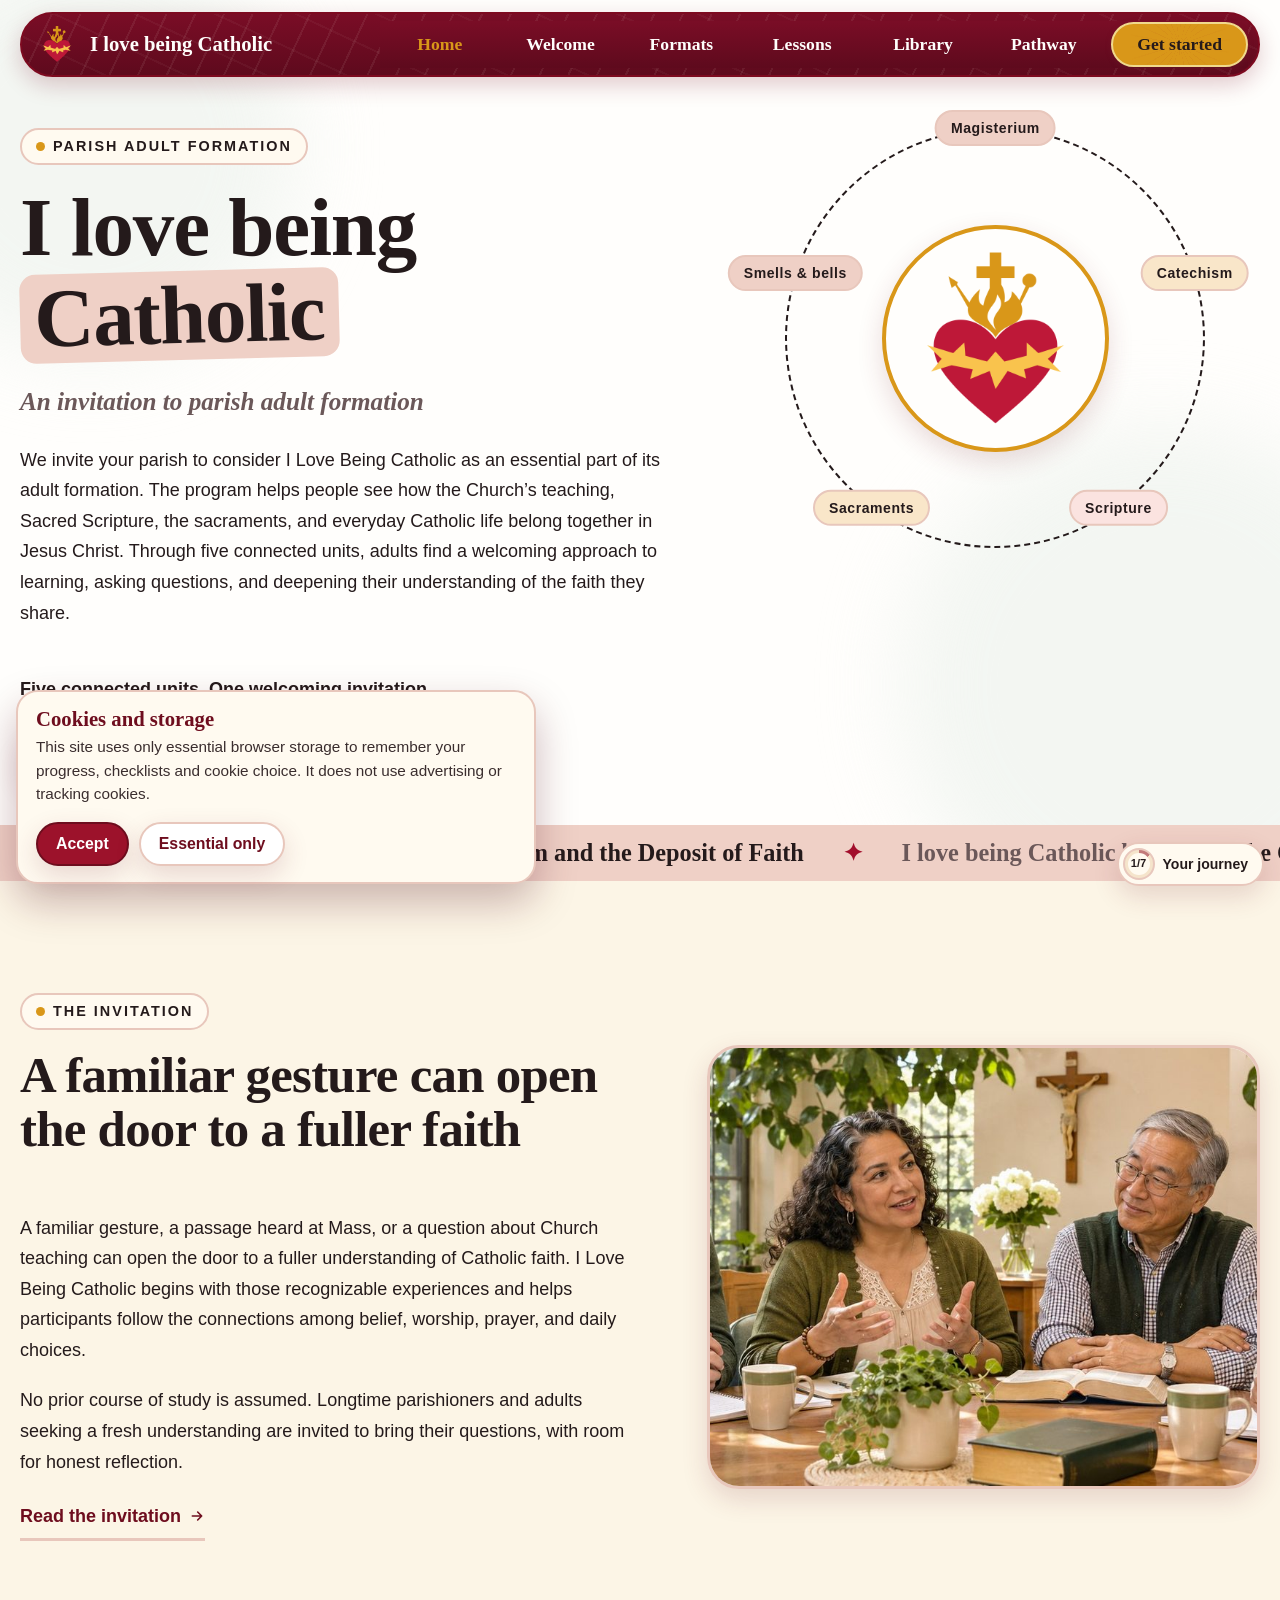
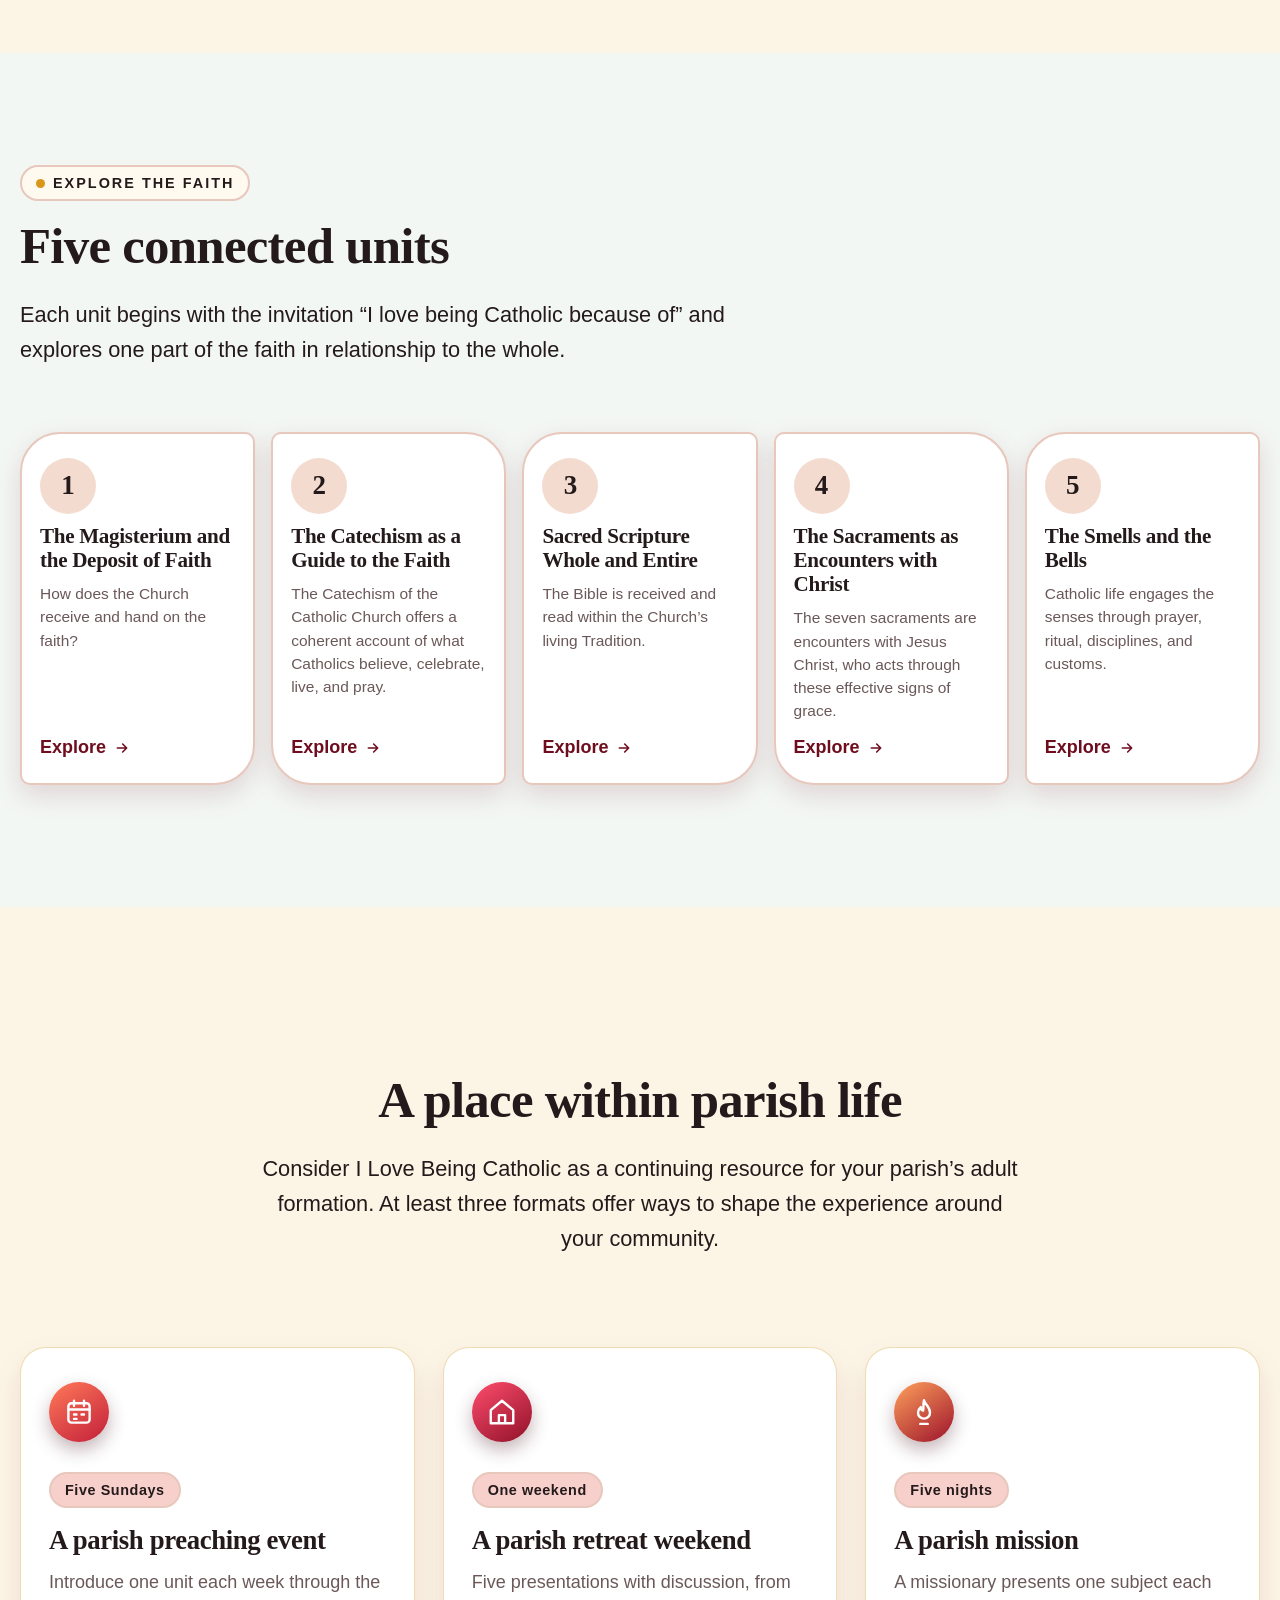
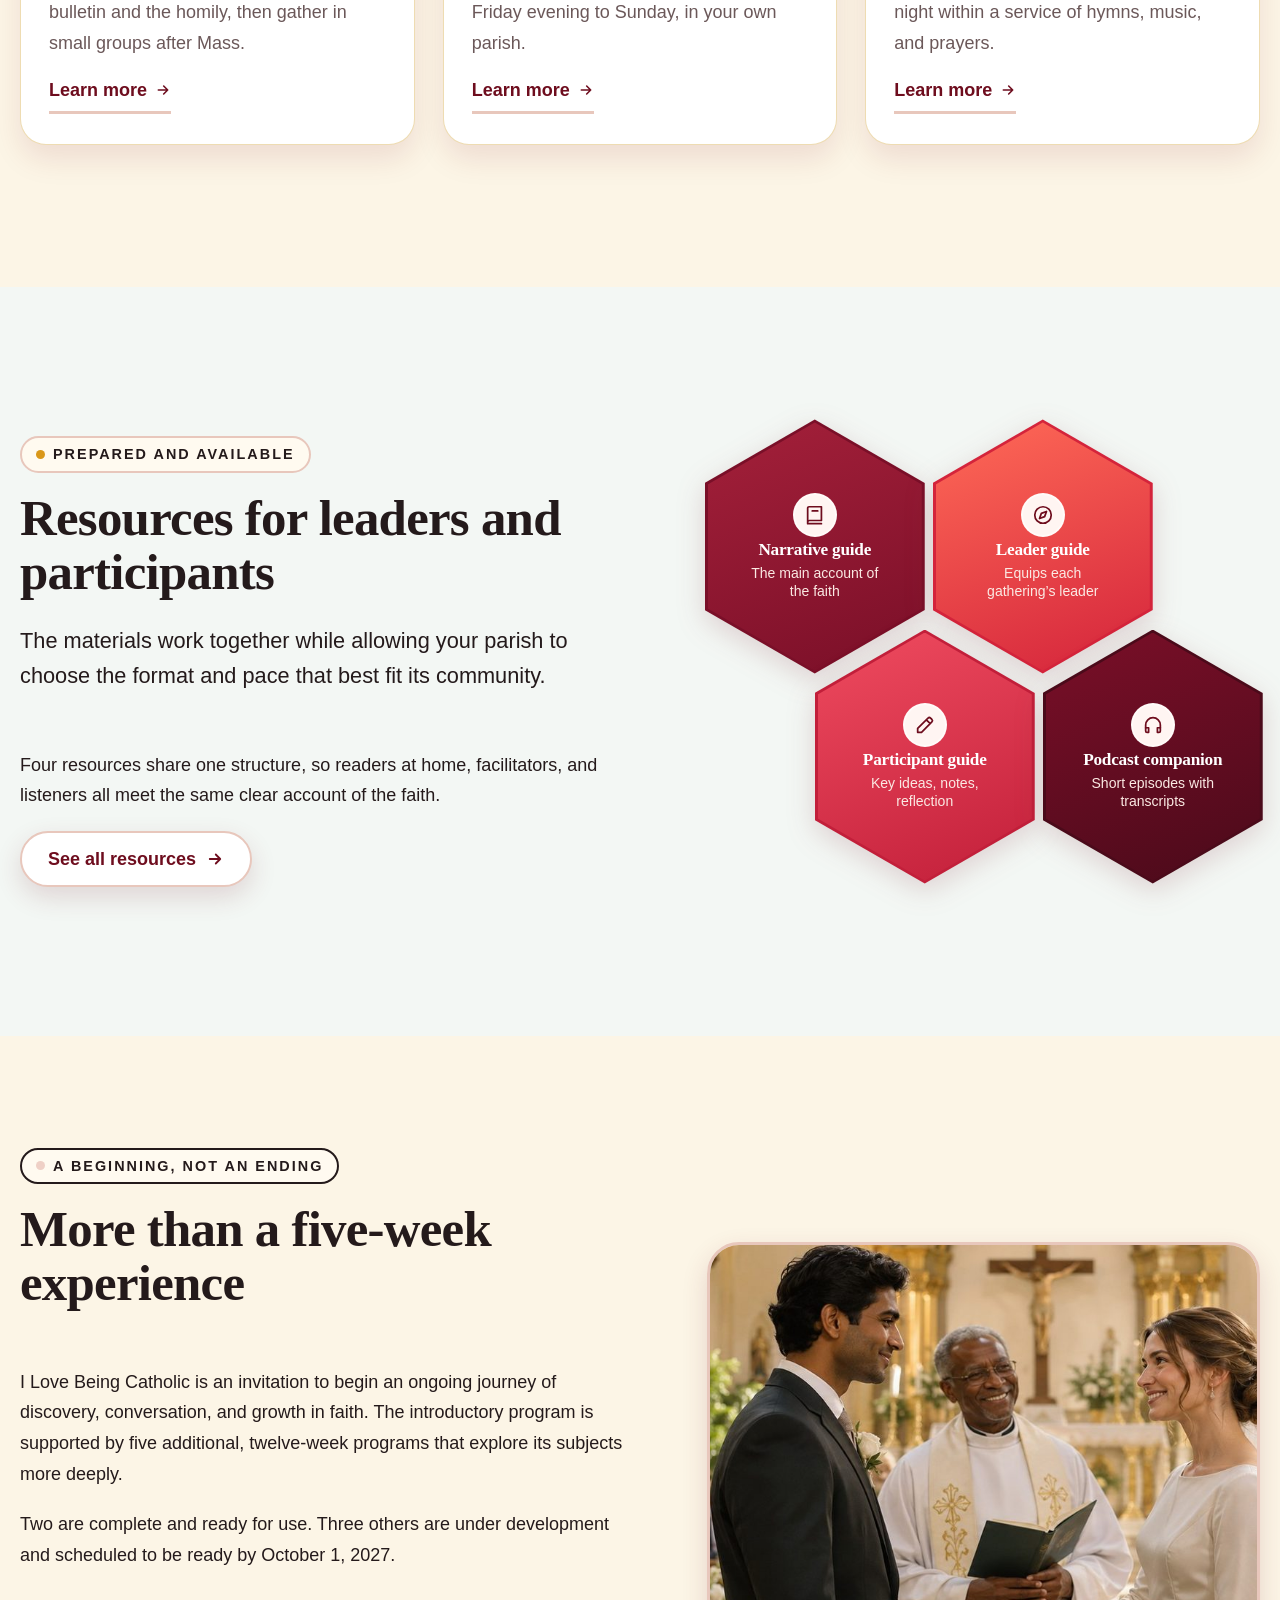
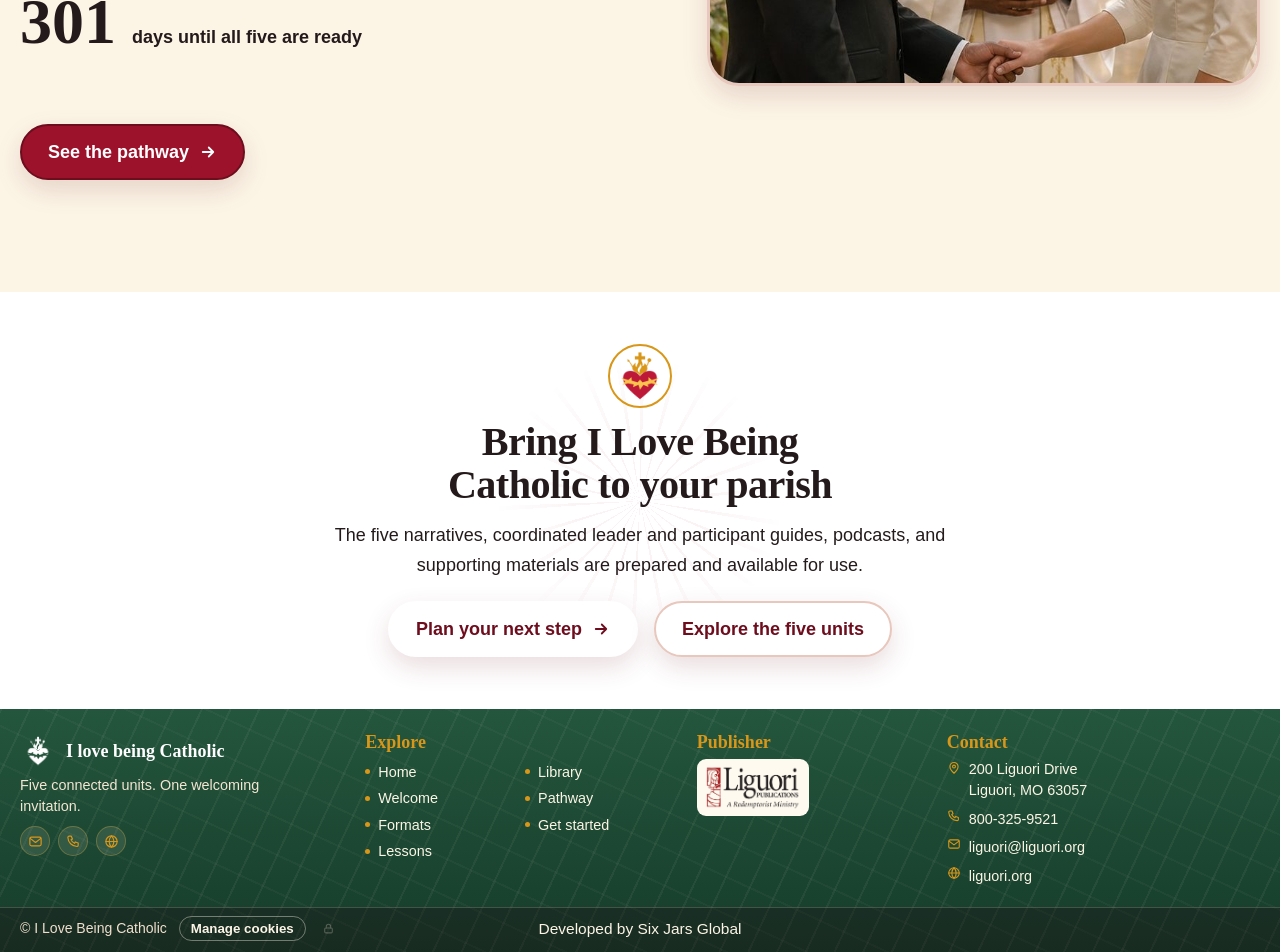
<file: index.html>
<!DOCTYPE html>
<html lang="en"><head><meta charset="utf-8"><meta name="viewport" content="width=device-width,initial-scale=1,viewport-fit=cover"><meta name="color-scheme" content="light"><meta name="format-detection" content="telephone=no"><meta name="apple-mobile-web-app-capable" content="yes"><meta name="mobile-web-app-capable" content="yes"><meta name="apple-mobile-web-app-status-bar-style" content="default"><meta name="apple-mobile-web-app-title" content="ILBC">
<title>I love being Catholic — An invitation to parish adult formation</title><meta name="description" content="Five connected units. One welcoming invitation. A parish adult formation program from Liguori Publications."><meta name="theme-color" content="#a20e2b">
<meta property="og:title" content="I love being Catholic — An invitation to parish adult formation"><meta property="og:description" content="Five connected units. One welcoming invitation. A parish adult formation program from Liguori Publications."><meta property="og:type" content="website">
<link rel="icon" type="image/png" href="assets/img/favicon.png"><link rel="apple-touch-icon" href="assets/img/apple-touch-icon.png">
<link rel="preload" href="assets/fonts/crimson-pro-latin-wght-normal.woff2" as="font" type="font/woff2" crossorigin>
<link rel="stylesheet" href="assets/css/style.css?v=1795719327"></head><body>
<a class="skip" href="#main">Skip to content</a><div class="progress" aria-hidden="true"></div>
<header class="header"><div class="bar">
<a class="brand" href="index.html" aria-label="I love being Catholic — home"><img src="assets/img/sacred-heart-color-sq.png" alt="" width="46" height="46"><b>I love being Catholic</b></a>
<button class="burger" aria-label="Menu" aria-expanded="false" aria-controls="nav"><span></span><span></span><span></span></button>
<nav class="nav" id="nav" aria-label="Main"><ul><li><a href="index.html" aria-current="page">Home</a></li><li><a href="invitation.html">Welcome</a></li><li><a href="settings.html">Formats</a></li><li><a href="units.html">Lessons</a></li><li><a href="resources.html">Library</a></li><li><a href="beginning.html">Pathway</a></li><li><a class="cta" href="get-started.html">Get started</a></li></ul></nav>
</div></header>
<main id="main">

<section class="hero"><div class="blob a"></div><div class="blob b"></div><div class="wrap">
<div><span class="eyebrow hero-line">Parish adult formation</span>
<h1 class="hero-line" style="--i:1">I love being <span class="hl">Catholic</span></h1>
<p class="sub hero-line" style="--i:2">An invitation to parish adult formation</p>
<p class="hero-line" style="--i:3">We invite your parish to consider I Love Being Catholic as an essential part of its adult formation. The program helps people see how the Church’s teaching, Sacred Scripture, the sacraments, and everyday Catholic life belong together in Jesus Christ. Through five connected units, adults find a welcoming approach to learning, asking questions, and deepening their understanding of the faith they share.</p>
<strong class="tagline hero-line" style="--i:4">Five connected units. One welcoming invitation.</strong>
<div class="btns hero-line" style="--i:5"><a class="btn" href="units.html">Explore the five units<svg viewBox="0 0 24 24" fill="none" stroke="currentColor" stroke-width="2.4" stroke-linecap="round" stroke-linejoin="round" aria-hidden="true"><path d="M5 12h14M13 6l6 6-6 6"/></svg></a><a class="btn light" href="settings.html">Choose a setting</a></div></div>
<div class="stage hero-line" style="--i:3"><div class="orbit"></div><div class="orbit-wrap"><div class="slot" style="--a:0deg"><span class="sticker gold">Magisterium</span></div><div class="slot" style="--a:72deg"><span class="sticker">Catechism</span></div><div class="slot" style="--a:144deg"><span class="sticker gold">Scripture</span></div><div class="slot" style="--a:216deg"><span class="sticker">Sacraments</span></div><div class="slot" style="--a:288deg"><span class="sticker gold">Smells & bells</span></div></div>
<div class="seal"><img src="assets/img/sacred-heart-color-sq.png" alt="I Love Being Catholic Sacred Heart emblem: cross, flame and crown of thorns" width="300" height="300"></div>
</div>
</div></section>

<div class="marquee" aria-label="I love being Catholic because of the Magisterium, the Catechism, Sacred Scripture, the Sacraments, the Smells and Bells"><div class="track"><span><b>I love being Catholic because of</b> the Magisterium and the Deposit of Faith</span><span><b>I love being Catholic because of</b> the Catechism</span><span><b>I love being Catholic because of</b> Sacred Scripture</span><span><b>I love being Catholic because of</b> the Sacraments</span><span><b>I love being Catholic because of</b> the Smells and Bells</span><span><b>I love being Catholic because of</b> the Magisterium and the Deposit of Faith</span><span><b>I love being Catholic because of</b> the Catechism</span><span><b>I love being Catholic because of</b> Sacred Scripture</span><span><b>I love being Catholic because of</b> the Sacraments</span><span><b>I love being Catholic because of</b> the Smells and Bells</span></div></div>

<section class="section band-m acc1"><div class="wrap split">
<div><div class="sec-head"><span class="eyebrow" data-reveal>The invitation</span><h2 data-reveal style="--d:.05s">A familiar gesture can open the door to a fuller faith</h2></div>
<p data-reveal>A familiar gesture, a passage heard at Mass, or a question about Church teaching can open the door to a fuller understanding of Catholic faith. I Love Being Catholic begins with those recognizable experiences and helps participants follow the connections among belief, worship, prayer, and daily choices.</p>
<p data-reveal>No prior course of study is assumed. Longtime parishioners and adults seeking a fresh understanding are invited to bring their questions, with room for honest reflection.</p>
<a class="link-arrow" data-reveal href="invitation.html">Read the invitation <svg viewBox="0 0 24 24" fill="none" stroke="currentColor" stroke-width="2.4" stroke-linecap="round" stroke-linejoin="round" aria-hidden="true"><path d="M5 12h14M13 6l6 6-6 6"/></svg></a></div>
<div class="photo" style="--rot:2deg" data-reveal="right"><img src="assets/img/discussion.jpg" alt="Parishioners of different ages talking together around a table with Bibles and notebooks" loading="lazy"></div>
</div></section>

<section class="section band-w acc2"><div class="wrap">
<div class="sec-head"><span class="eyebrow" data-reveal>Explore the faith</span><h2 data-reveal style="--d:.05s">Five connected units</h2><p class="lead" data-reveal style="--d:.1s">Each unit begins with the invitation “I love being Catholic because of” and explores one part of the faith in relationship to the whole.</p></div>
<div class="scroller" data-reveal tabindex="0" aria-label="The five units"><a class="card ucard" href="units.html#u1"><span class="num">1</span><h3>The Magisterium and the Deposit of Faith</h3><p>How does the Church receive and hand on the faith?</p><span class="more">Explore <svg viewBox="0 0 24 24" fill="none" stroke="currentColor" stroke-width="2.4" stroke-linecap="round" stroke-linejoin="round" aria-hidden="true"><path d="M5 12h14M13 6l6 6-6 6"/></svg></span></a><a class="card ucard" href="units.html#u2"><span class="num">2</span><h3>The Catechism as a Guide to the Faith</h3><p>The Catechism of the Catholic Church offers a coherent account of what Catholics believe, celebrate, live, and pray.</p><span class="more">Explore <svg viewBox="0 0 24 24" fill="none" stroke="currentColor" stroke-width="2.4" stroke-linecap="round" stroke-linejoin="round" aria-hidden="true"><path d="M5 12h14M13 6l6 6-6 6"/></svg></span></a><a class="card ucard" href="units.html#u3"><span class="num">3</span><h3>Sacred Scripture Whole and Entire</h3><p>The Bible is received and read within the Church’s living Tradition.</p><span class="more">Explore <svg viewBox="0 0 24 24" fill="none" stroke="currentColor" stroke-width="2.4" stroke-linecap="round" stroke-linejoin="round" aria-hidden="true"><path d="M5 12h14M13 6l6 6-6 6"/></svg></span></a><a class="card ucard" href="units.html#u4"><span class="num">4</span><h3>The Sacraments as Encounters with Christ</h3><p>The seven sacraments are encounters with Jesus Christ, who acts through these effective signs of grace.</p><span class="more">Explore <svg viewBox="0 0 24 24" fill="none" stroke="currentColor" stroke-width="2.4" stroke-linecap="round" stroke-linejoin="round" aria-hidden="true"><path d="M5 12h14M13 6l6 6-6 6"/></svg></span></a><a class="card ucard" href="units.html#u5"><span class="num">5</span><h3>The Smells and the Bells</h3><p>Catholic life engages the senses through prayer, ritual, disciplines, and customs.</p><span class="more">Explore <svg viewBox="0 0 24 24" fill="none" stroke="currentColor" stroke-width="2.4" stroke-linecap="round" stroke-linejoin="round" aria-hidden="true"><path d="M5 12h14M13 6l6 6-6 6"/></svg></span></a></div></div></section>

<section class="section band-m acc3"><div class="wrap">
<div class="sec-head center"><span class="eyebrow" data-reveal>Choose a setting</span><h2 data-reveal style="--d:.05s">A place within parish life</h2><p class="lead" data-reveal style="--d:.1s">Consider I Love Being Catholic as a continuing resource for your parish’s adult formation. At least three formats offer ways to shape the experience around your community.</p></div>
<div class="arches">
<article class="card res-card" data-reveal><div class="ic"><svg viewBox="0 0 24 24" fill="none" stroke="currentColor" stroke-width="1.9" stroke-linecap="round" stroke-linejoin="round" aria-hidden="true"><rect x="3.5" y="5" width="17" height="15.5" rx="2.5"/><path d="M3.5 10h17M8 3v4M16 3v4M8 14h2M14 14h2M8 17.5h2"/></svg></div><span class="sticker">Five Sundays</span><h3>A parish preaching event</h3><p>Introduce one unit each week through the bulletin and the homily, then gather in small groups after Mass.</p><a class="link-arrow" href="settings.html#sundays">Learn more <svg viewBox="0 0 24 24" fill="none" stroke="currentColor" stroke-width="2.4" stroke-linecap="round" stroke-linejoin="round" aria-hidden="true"><path d="M5 12h14M13 6l6 6-6 6"/></svg></a></article>
<article class="card res-card" data-reveal style="--d:.1s"><div class="ic"><svg viewBox="0 0 24 24" fill="none" stroke="currentColor" stroke-width="1.9" stroke-linecap="round" stroke-linejoin="round" aria-hidden="true"><path d="M3 21V10.5L12 3l9 7.5V21zM9.5 21v-6.5h5V21"/></svg></div><span class="sticker">One weekend</span><h3>A parish retreat weekend</h3><p>Five presentations with discussion, from Friday evening to Sunday, in your own parish.</p><a class="link-arrow" href="settings.html#retreat">Learn more <svg viewBox="0 0 24 24" fill="none" stroke="currentColor" stroke-width="2.4" stroke-linecap="round" stroke-linejoin="round" aria-hidden="true"><path d="M5 12h14M13 6l6 6-6 6"/></svg></a></article>
<article class="card res-card" data-reveal style="--d:.2s"><div class="ic"><svg viewBox="0 0 24 24" fill="none" stroke="currentColor" stroke-width="1.9" stroke-linecap="round" stroke-linejoin="round" aria-hidden="true"><path d="M12 2.5c.5 3.2 4.8 5.2 4.8 10a4.8 4.8 0 0 1-9.6 0c0-2 .9-3.3 2.2-4.4.1 1.7.9 2.6 1.9 2.8C11.8 8.6 11.2 5.6 12 2.5z"/><path d="M9 21.5h6"/></svg></div><span class="sticker">Five nights</span><h3>A parish mission</h3><p>A missionary presents one subject each night within a service of hymns, music, and prayers.</p><a class="link-arrow" href="settings.html#mission">Learn more <svg viewBox="0 0 24 24" fill="none" stroke="currentColor" stroke-width="2.4" stroke-linecap="round" stroke-linejoin="round" aria-hidden="true"><path d="M5 12h14M13 6l6 6-6 6"/></svg></a></article>
</div></div></section>

<section class="section band-w acc1"><div class="wrap split">
<div><div class="sec-head"><span class="eyebrow" data-reveal>Prepared and available</span><h2 data-reveal style="--d:.05s">Resources for leaders and participants</h2><p class="lead" data-reveal style="--d:.1s">The materials work together while allowing your parish to choose the format and pace that best fit its community.</p></div>
<p data-reveal>Four resources share one structure, so readers at home, facilitators, and listeners all meet the same clear account of the faith.</p>
<a class="btn light" data-reveal href="resources.html">See all resources<svg viewBox="0 0 24 24" fill="none" stroke="currentColor" stroke-width="2.4" stroke-linecap="round" stroke-linejoin="round" aria-hidden="true"><path d="M5 12h14M13 6l6 6-6 6"/></svg></a></div>
<div class="honey" data-reveal="right"><div class="row a">
<a class="hexwrap" href="resources.html"><div class="hex"><span class="ic"><svg viewBox="0 0 24 24" fill="none" stroke="currentColor" stroke-width="1.9" stroke-linecap="round" stroke-linejoin="round" aria-hidden="true"><path d="M4 4.5A1.5 1.5 0 0 1 5.5 3H19v15H6a2 2 0 0 0-2 2zM4 20v1.5h15M9 7.5h6"/></svg></span><h3>Narrative guide</h3><p>The main account of the faith</p></div></a>
<a class="hexwrap" href="resources.html"><div class="hex"><span class="ic"><svg viewBox="0 0 24 24" fill="none" stroke="currentColor" stroke-width="1.9" stroke-linecap="round" stroke-linejoin="round" aria-hidden="true"><circle cx="12" cy="12" r="9"/><path d="M15.8 8.2l-2 5.6-5.6 2 2-5.6z"/></svg></span><h3>Leader guide</h3><p>Equips each gathering’s leader</p></div></a></div>
<div class="row b">
<a class="hexwrap" href="resources.html"><div class="hex"><span class="ic"><svg viewBox="0 0 24 24" fill="none" stroke="currentColor" stroke-width="1.9" stroke-linecap="round" stroke-linejoin="round" aria-hidden="true"><path d="M4 20h4.2L19.5 8.7a2 2 0 0 0 0-2.8l-1.4-1.4a2 2 0 0 0-2.8 0L4 15.8zM13.5 6.3l4.2 4.2"/></svg></span><h3>Participant guide</h3><p>Key ideas, notes, reflection</p></div></a>
<a class="hexwrap" href="resources.html"><div class="hex"><span class="ic"><svg viewBox="0 0 24 24" fill="none" stroke="currentColor" stroke-width="1.9" stroke-linecap="round" stroke-linejoin="round" aria-hidden="true"><path d="M4 15v-3a8 8 0 0 1 16 0v3"/><path d="M4 15h3.2v5H5.5A1.5 1.5 0 0 1 4 18.5zM20 15h-3.2v5h1.7a1.5 1.5 0 0 0 1.5-1.5z"/></svg></span><h3>Podcast companion</h3><p>Short episodes with transcripts</p></div></a></div></div>
</div></section>

<section class="section band-m acc2 on-ink"><div class="wrap split">
<div><div class="sec-head"><span class="eyebrow" data-reveal>A beginning, not an ending</span><h2 data-reveal style="--d:.05s">More than a five-week experience</h2></div>
<p data-reveal>I Love Being Catholic is an invitation to begin an ongoing journey of discovery, conversation, and growth in faith. The introductory program is supported by five additional, twelve-week programs that explore its subjects more deeply.</p>
<p data-reveal>Two are complete and ready for use. Three others are under development and scheduled to be ready by October 1, 2027.</p>
<p class="count" data-reveal><span data-countdown="2027-10-01">0</span> <small style="font:600 1rem var(--sans);">days until all five are ready</small></p>
<a class="btn gold" data-reveal href="beginning.html">See the pathway<svg viewBox="0 0 24 24" fill="none" stroke="currentColor" stroke-width="2.4" stroke-linecap="round" stroke-linejoin="round" aria-hidden="true"><path d="M5 12h14M13 6l6 6-6 6"/></svg></a></div>
<div class="photo" style="--rot:-2deg" data-reveal="right"><img src="assets/img/wedding.jpg" alt="A couple exchanging vows before a priest in a bright church" loading="lazy"></div></div></section>

<section class="cta on-ink"><div class="wrap"><img class="s" src="assets/img/sacred-heart-color-sq.png" alt="" width="110" height="110" data-reveal="zoom">
<h2 data-reveal>Bring I Love Being Catholic to your parish</h2><p data-reveal style="--d:.1s">The five narratives, coordinated leader and participant guides, podcasts, and supporting materials are prepared and available for use.</p>
<div class="btns" data-reveal style="--d:.2s"><a class="btn gold" href="get-started.html">Plan your next step<svg viewBox="0 0 24 24" fill="none" stroke="currentColor" stroke-width="2.4" stroke-linecap="round" stroke-linejoin="round" aria-hidden="true"><path d="M5 12h14M13 6l6 6-6 6"/></svg></a><a class="btn light" href="units.html">Explore the five units</a></div></div></section>
</main>
<footer class="foot"><div class="foot-glow" aria-hidden="true"></div>
<div class="wrap foot-grid">
<div class="foot-brand"><div class="fb"><img src="assets/img/sacred-heart-white-sq.png" alt="" width="72" height="72"><b>I love being Catholic</b></div>
<p>Five connected units. One welcoming invitation.</p>
<div class="foot-ico"><a href="mailto:liguori@liguori.org" aria-label="Email Liguori Publications"><svg viewBox="0 0 24 24" fill="none" stroke="currentColor" stroke-width="1.9" stroke-linecap="round" stroke-linejoin="round" aria-hidden="true"><rect x="3" y="5" width="18" height="14" rx="2.5"/><path d="m3.5 7 8.5 6.5L20.5 7"/></svg></a><a href="tel:+18003259521" aria-label="Call Liguori Publications"><svg viewBox="0 0 24 24" fill="none" stroke="currentColor" stroke-width="1.9" stroke-linecap="round" stroke-linejoin="round" aria-hidden="true"><path d="M5 3.5h3.5l1.8 4.5-2.2 1.4a11 11 0 0 0 5.5 5.5l1.4-2.2 4.5 1.8V18a2 2 0 0 1-2 2A15 15 0 0 1 3 5.5a2 2 0 0 1 2-2z"/></svg></a><a href="https://www.liguori.org" target="_blank" rel="noopener" aria-label="Visit liguori.org"><svg viewBox="0 0 24 24" fill="none" stroke="currentColor" stroke-width="1.9" stroke-linecap="round" stroke-linejoin="round" aria-hidden="true"><circle cx="12" cy="12" r="9"/><path d="M3 12h18M12 3c2.6 2.6 3.8 5.6 3.8 9S14.6 18.4 12 21c-2.6-2.6-3.8-5.6-3.8-9S9.4 5.6 12 3z"/></svg></a></div></div>
<div><h4>Explore</h4><ul class="foot-list"><li><a href="index.html">Home</a></li><li><a href="invitation.html">Welcome</a></li><li><a href="settings.html">Formats</a></li><li><a href="units.html">Lessons</a></li><li><a href="resources.html">Library</a></li><li><a href="beginning.html">Pathway</a></li><li><a href="get-started.html">Get started</a></li></ul></div>
<div><h4>Publisher</h4><img class="lg" src="assets/img/liguori-logo.png" alt="Liguori Publications, A Redemptorist Ministry" width="200" height="94"></div>
<div><h4>Contact</h4><ul class="foot-contact">
<li><svg viewBox="0 0 24 24" fill="none" stroke="currentColor" stroke-width="1.9" stroke-linecap="round" stroke-linejoin="round" aria-hidden="true"><path d="M12 21s7-6.2 7-11.5a7 7 0 0 0-14 0C5 14.8 12 21 12 21z"/><circle cx="12" cy="9.5" r="2.5"/></svg><span>200 Liguori Drive<br>Liguori, MO 63057</span></li>
<li><svg viewBox="0 0 24 24" fill="none" stroke="currentColor" stroke-width="1.9" stroke-linecap="round" stroke-linejoin="round" aria-hidden="true"><path d="M5 3.5h3.5l1.8 4.5-2.2 1.4a11 11 0 0 0 5.5 5.5l1.4-2.2 4.5 1.8V18a2 2 0 0 1-2 2A15 15 0 0 1 3 5.5a2 2 0 0 1 2-2z"/></svg><a href="tel:+18003259521">800-325-9521</a></li>
<li><svg viewBox="0 0 24 24" fill="none" stroke="currentColor" stroke-width="1.9" stroke-linecap="round" stroke-linejoin="round" aria-hidden="true"><rect x="3" y="5" width="18" height="14" rx="2.5"/><path d="m3.5 7 8.5 6.5L20.5 7"/></svg><a href="mailto:liguori@liguori.org">liguori@liguori.org</a></li>
<li><svg viewBox="0 0 24 24" fill="none" stroke="currentColor" stroke-width="1.9" stroke-linecap="round" stroke-linejoin="round" aria-hidden="true"><circle cx="12" cy="12" r="9"/><path d="M3 12h18M12 3c2.6 2.6 3.8 5.6 3.8 9S14.6 18.4 12 21c-2.6-2.6-3.8-5.6-3.8-9S9.4 5.6 12 3z"/></svg><a href="https://www.liguori.org" target="_blank" rel="noopener">liguori.org</a></li></ul></div>
</div>
<div class="foot-bar"><div class="wrap">
<div class="fb-left"><span class="copy">&copy; I Love Being Catholic</span><button type="button" class="cookie-manage">Manage cookies</button><button type="button" class="ed-lock" aria-label="Site editor sign in" title="Site editor"><svg viewBox="0 0 24 24" width="13" height="13" fill="none" stroke="currentColor" stroke-width="2" stroke-linecap="round" aria-hidden="true"><rect x="5" y="11" width="14" height="9" rx="2"/><path d="M8 11V8a4 4 0 0 1 8 0v3"/></svg></button></div>
<div class="credit"><span>Developed by Six Jars Global</span></div>
</div></div></footer>
<div class="cookie" id="cookie" role="dialog" aria-labelledby="ck-t" aria-live="polite" hidden>
<div><b id="ck-t">Cookies and storage</b><p>This site uses only essential browser storage to remember your progress, checklists and cookie choice. It does not use advertising or tracking cookies.</p></div>
<div class="ck-btns"><button type="button" class="btn small" data-ck="all">Accept</button><button type="button" class="btn light small" data-ck="essential">Essential only</button></div></div>
<a class="to-prev" href="index.html" aria-label="Previous page"><svg viewBox="0 0 24 24" fill="none" stroke="currentColor" stroke-width="2.4" stroke-linecap="round" stroke-linejoin="round" aria-hidden="true"><path d="M19 12H5M11 6l-6 6 6 6"/></svg><span class="pv-t">Back</span></a>
<a class="to-next" href="invitation.html" aria-label="Next page"><span class="nx-t">Next</span><svg viewBox="0 0 24 24" width="18" height="18" fill="none" stroke="currentColor" stroke-width="2.4" stroke-linecap="round" stroke-linejoin="round" aria-hidden="true"><path d="M5 12h14M13 6l6 6-6 6"/></svg></a>
<button class="to-top" aria-label="Back to top"><svg viewBox="0 0 24 24" fill="none" stroke="currentColor" stroke-width="2.4" stroke-linecap="round" stroke-linejoin="round" aria-hidden="true"><path d="M12 19V5M6 11l6-6 6 6"/></svg></button>
<script src="assets/js/main.js?v=1795719327"></script>
<script src="assets/js/admin.js?v=1795719327" defer></script></body></html>
</file>
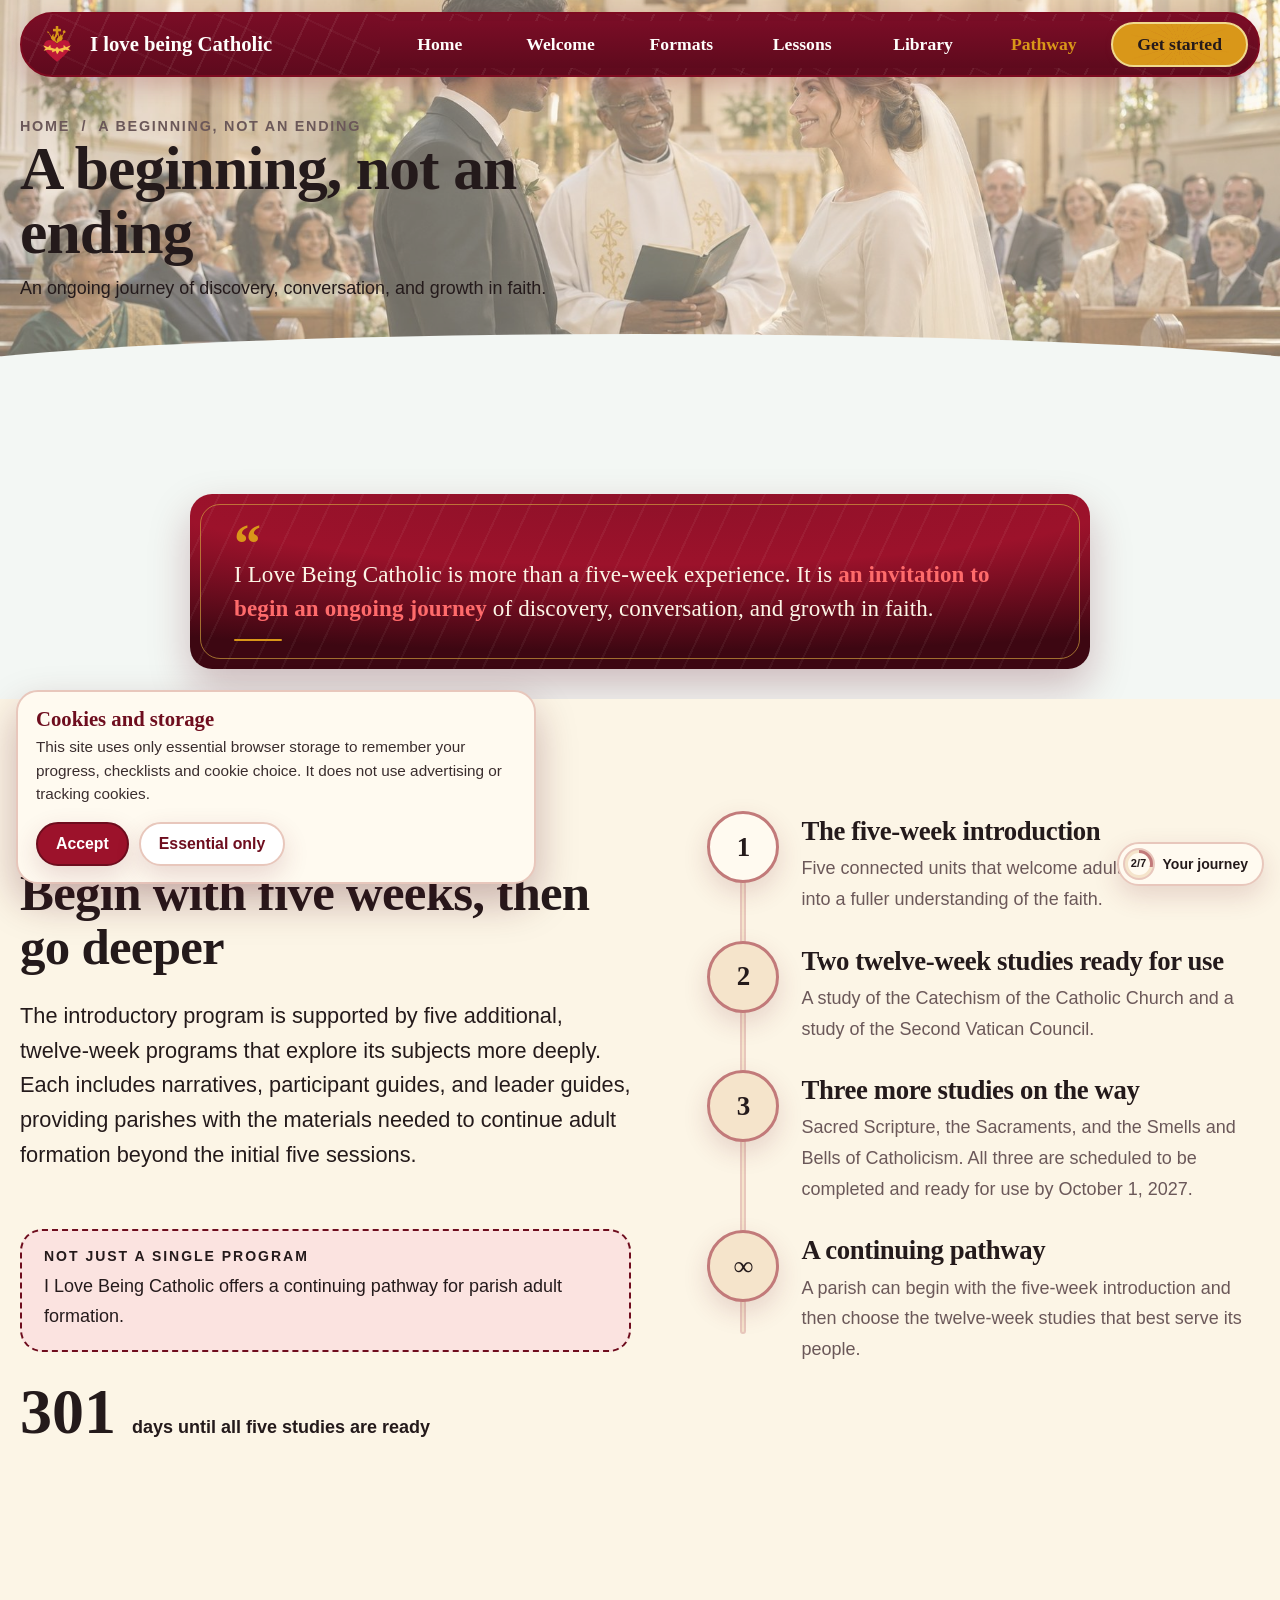
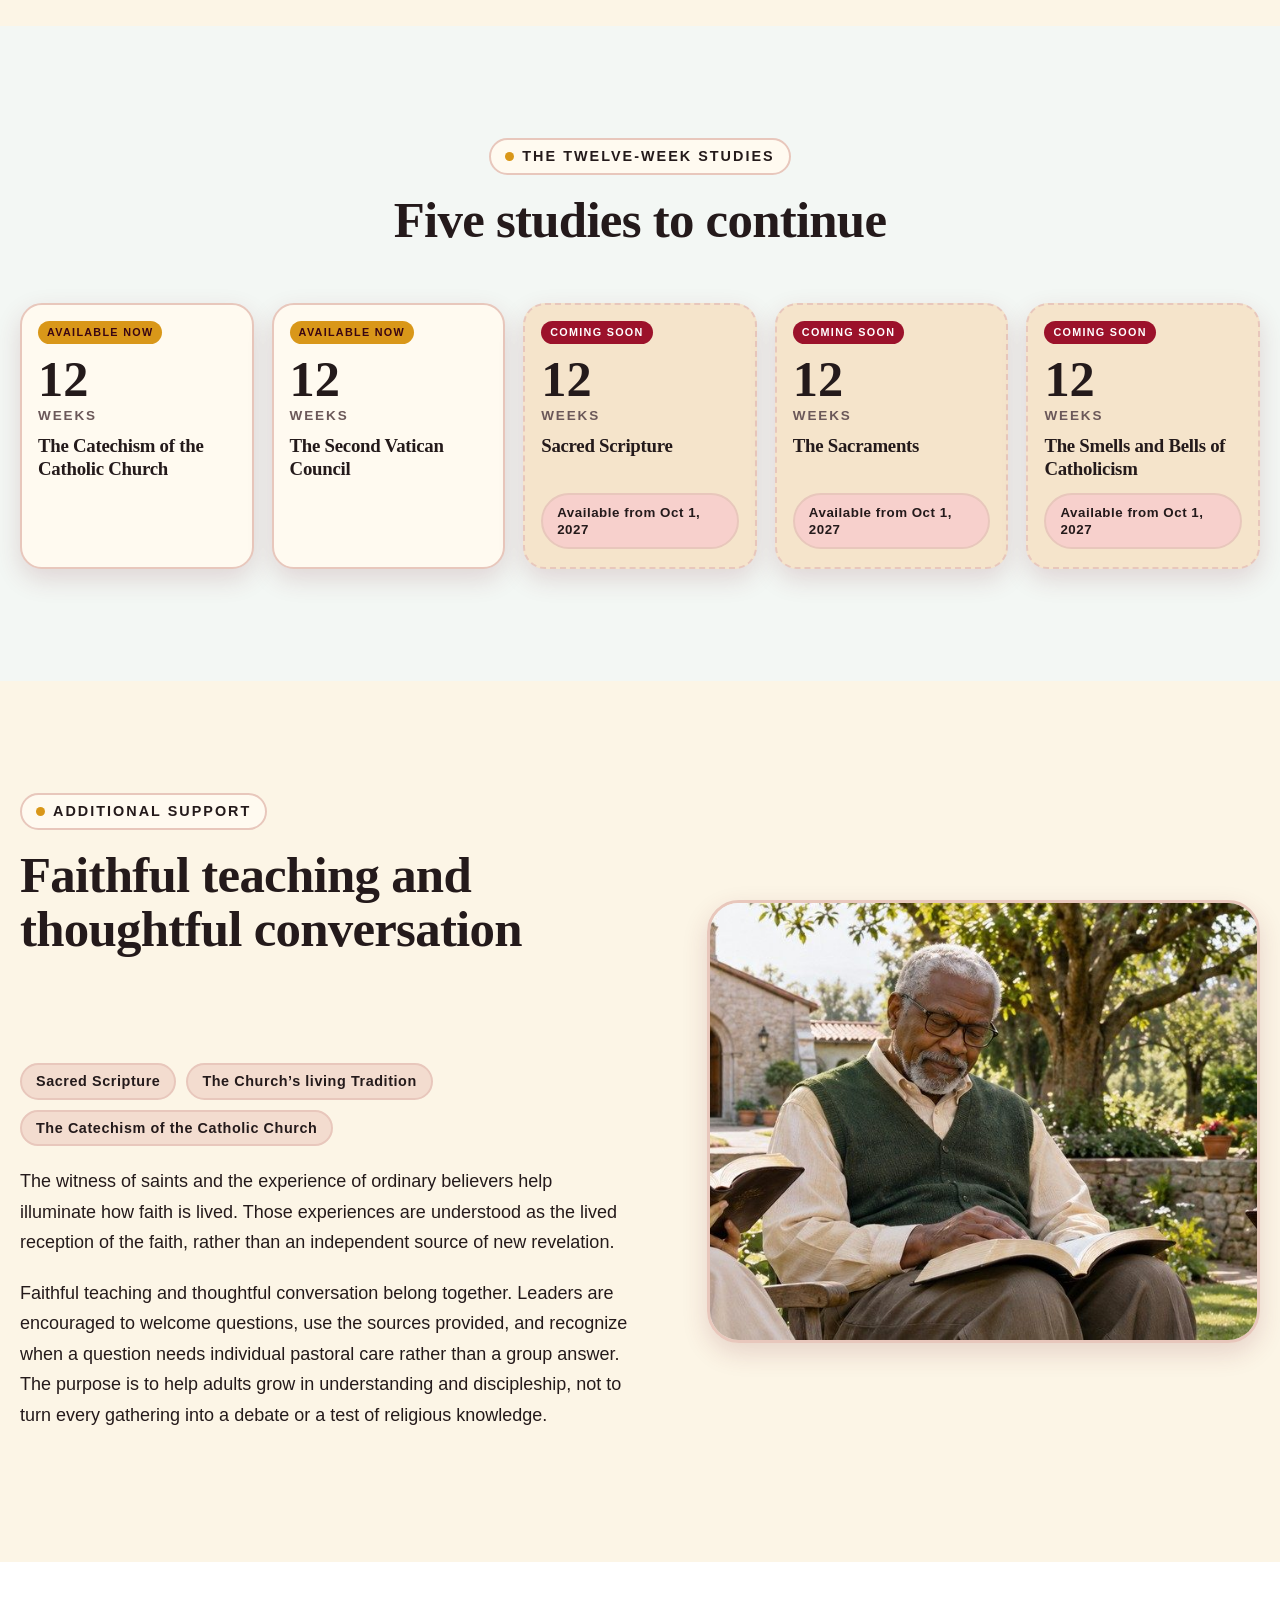
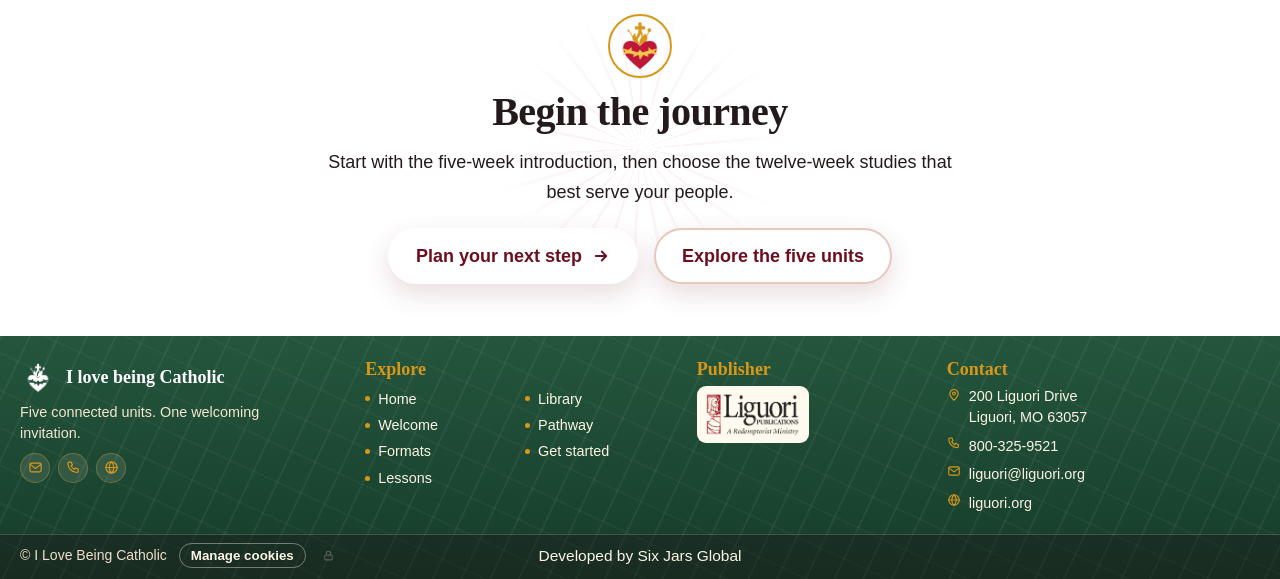
<file: beginning.html>
<!DOCTYPE html>
<html lang="en"><head><meta charset="utf-8"><meta name="viewport" content="width=device-width,initial-scale=1,viewport-fit=cover"><meta name="color-scheme" content="light"><meta name="format-detection" content="telephone=no"><meta name="apple-mobile-web-app-capable" content="yes"><meta name="mobile-web-app-capable" content="yes"><meta name="apple-mobile-web-app-status-bar-style" content="default"><meta name="apple-mobile-web-app-title" content="ILBC">
<title>A beginning, not an ending — I love being Catholic</title><meta name="description" content="Beyond the five-week introduction: five twelve-week studies, two ready now and three scheduled by October 1, 2027."><meta name="theme-color" content="#a20e2b">
<meta property="og:title" content="A beginning, not an ending — I love being Catholic"><meta property="og:description" content="Beyond the five-week introduction: five twelve-week studies, two ready now and three scheduled by October 1, 2027."><meta property="og:type" content="website">
<link rel="icon" type="image/png" href="assets/img/favicon.png"><link rel="apple-touch-icon" href="assets/img/apple-touch-icon.png">
<link rel="preload" href="assets/fonts/crimson-pro-latin-wght-normal.woff2" as="font" type="font/woff2" crossorigin>
<link rel="stylesheet" href="assets/css/style.css?v=1795719327"></head><body>
<a class="skip" href="#main">Skip to content</a><div class="progress" aria-hidden="true"></div>
<header class="header"><div class="bar">
<a class="brand" href="index.html" aria-label="I love being Catholic — home"><img src="assets/img/sacred-heart-color-sq.png" alt="" width="46" height="46"><b>I love being Catholic</b></a>
<button class="burger" aria-label="Menu" aria-expanded="false" aria-controls="nav"><span></span><span></span><span></span></button>
<nav class="nav" id="nav" aria-label="Main"><ul><li><a href="index.html">Home</a></li><li><a href="invitation.html">Welcome</a></li><li><a href="settings.html">Formats</a></li><li><a href="units.html">Lessons</a></li><li><a href="resources.html">Library</a></li><li><a href="beginning.html" aria-current="page">Pathway</a></li><li><a class="cta" href="get-started.html">Get started</a></li></ul></nav>
</div></header>
<main id="main">
<section class="page-hero"><div class="bg" data-parallax style="background-image:url(assets/img/wedding.jpg)"></div>
<div class="wrap"><div class="panel"><div class="crumbs"><a href="index.html">Home</a> &nbsp;/&nbsp; A beginning, not an ending</div><h1>A beginning, not an ending</h1><p>An ongoing journey of discovery, conversation, and growth in faith.</p></div></div></section>
<section class="section band-w acc2" style="padding-bottom:30px"><div class="wrap" style="max-width:900px"><figure class="pullquote" data-reveal><span class="pq-mark" aria-hidden="true">“</span><blockquote>I Love Being Catholic is more than a five-week experience. It is <em>an invitation to begin an ongoing journey</em> of discovery, conversation, and growth in faith.</blockquote><span class="pq-rule" aria-hidden="true"></span></figure></div></section>
<section class="section band-m acc3"><div class="wrap split" style="align-items:start">
<div><div class="sec-head"><span class="eyebrow" data-reveal>The pathway</span><h2 data-reveal style="--d:.05s">Begin with five weeks, then go deeper</h2><p class="lead" data-reveal style="--d:.1s">The introductory program is supported by five additional, twelve-week programs that explore its subjects more deeply. Each includes narratives, participant guides, and leader guides, providing parishes with the materials needed to continue adult formation beyond the initial five sessions.</p></div>
<div class="callout" data-reveal><b>Not just a single program</b>I Love Being Catholic offers a continuing pathway for parish adult formation.</div>
<p class="count" style="margin-top:28px;color:var(--ink)" data-reveal><span data-countdown="2027-10-01">0</span> <small style="font:600 1rem var(--sans)">days until all five studies are ready</small></p></div>
<div><div class="path"><div class="path-line" aria-hidden="true"><i></i></div><div class="pstep" data-reveal><div class="pin ">1</div><div><h3>The five-week introduction</h3><p>Five connected units that welcome adults with questions into a fuller understanding of the faith.</p></div></div><div class="pstep" data-reveal><div class="pin ready">2</div><div><h3>Two twelve-week studies ready for use</h3><p>A study of the Catechism of the Catholic Church and a study of the Second Vatican Council.</p></div></div><div class="pstep" data-reveal><div class="pin dev">3</div><div><h3>Three more studies on the way</h3><p>Sacred Scripture, the Sacraments, and the Smells and Bells of Catholicism. All three are scheduled to be completed and ready for use by October 1, 2027.</p></div></div><div class="pstep" data-reveal><div class="pin ready">∞</div><div><h3>A continuing pathway</h3><p>A parish can begin with the five-week introduction and then choose the twelve-week studies that best serve its people.</p></div></div></div></div></div></section>
<section class="section band-w acc1"><div class="wrap"><div class="sec-head center"><span class="eyebrow" data-reveal>The twelve-week studies</span><h2 data-reveal style="--d:.05s">Five studies to continue</h2></div><div class="studies"><div class="study " data-reveal style="--d:0.00s"><div class="w">12<small>weeks</small></div><h4>The Catechism of the Catholic Church</h4></div><div class="study " data-reveal style="--d:0.08s"><div class="w">12<small>weeks</small></div><h4>The Second Vatican Council</h4></div><div class="study dev" data-reveal style="--d:0.16s"><div class="w">12<small>weeks</small></div><h4>Sacred Scripture</h4><span class="sticker">Available from Oct 1, 2027</span></div><div class="study dev" data-reveal style="--d:0.24s"><div class="w">12<small>weeks</small></div><h4>The Sacraments</h4><span class="sticker">Available from Oct 1, 2027</span></div><div class="study dev" data-reveal style="--d:0.32s"><div class="w">12<small>weeks</small></div><h4>The Smells and Bells of Catholicism</h4><span class="sticker">Available from Oct 1, 2027</span></div></div></div></section>
<section class="section band-m acc2"><div class="wrap split rev">
<div class="photo" style="--rot:-2deg" data-reveal="left"><img src="assets/img/scripture.jpg" alt="Three parishioners reading the Bible in a garden near a chapel" loading="lazy"></div>
<div><div class="sec-head"><span class="eyebrow" data-reveal>Additional support</span><h2 data-reveal style="--d:.05s">Faithful teaching and thoughtful conversation</h2></div>
<p data-reveal>The curriculum draws on:</p>
<div style="display:flex;gap:10px;flex-wrap:wrap;margin-bottom:20px" data-reveal><span class="sticker gold">Sacred Scripture</span><span class="sticker gold">The Church’s living Tradition</span><span class="sticker gold">The Catechism of the Catholic Church</span></div>
<p data-reveal>The witness of saints and the experience of ordinary believers help illuminate how faith is lived. Those experiences are understood as the lived reception of the faith, rather than an independent source of new revelation.</p>
<p data-reveal>Faithful teaching and thoughtful conversation belong together. Leaders are encouraged to welcome questions, use the sources provided, and recognize when a question needs individual pastoral care rather than a group answer. The purpose is to help adults grow in understanding and discipleship, not to turn every gathering into a debate or a test of religious knowledge.</p></div></div></section>
<section class="cta on-ink"><div class="wrap"><img class="s" src="assets/img/sacred-heart-color-sq.png" alt="" width="110" height="110" data-reveal="zoom">
<h2 data-reveal>Begin the journey</h2><p data-reveal style="--d:.1s">Start with the five-week introduction, then choose the twelve-week studies that best serve your people.</p>
<div class="btns" data-reveal style="--d:.2s"><a class="btn gold" href="get-started.html">Plan your next step<svg viewBox="0 0 24 24" fill="none" stroke="currentColor" stroke-width="2.4" stroke-linecap="round" stroke-linejoin="round" aria-hidden="true"><path d="M5 12h14M13 6l6 6-6 6"/></svg></a><a class="btn light" href="units.html">Explore the five units</a></div></div></section>
</main>
<footer class="foot"><div class="foot-glow" aria-hidden="true"></div>
<div class="wrap foot-grid">
<div class="foot-brand"><div class="fb"><img src="assets/img/sacred-heart-white-sq.png" alt="" width="72" height="72"><b>I love being Catholic</b></div>
<p>Five connected units. One welcoming invitation.</p>
<div class="foot-ico"><a href="mailto:liguori@liguori.org" aria-label="Email Liguori Publications"><svg viewBox="0 0 24 24" fill="none" stroke="currentColor" stroke-width="1.9" stroke-linecap="round" stroke-linejoin="round" aria-hidden="true"><rect x="3" y="5" width="18" height="14" rx="2.5"/><path d="m3.5 7 8.5 6.5L20.5 7"/></svg></a><a href="tel:+18003259521" aria-label="Call Liguori Publications"><svg viewBox="0 0 24 24" fill="none" stroke="currentColor" stroke-width="1.9" stroke-linecap="round" stroke-linejoin="round" aria-hidden="true"><path d="M5 3.5h3.5l1.8 4.5-2.2 1.4a11 11 0 0 0 5.5 5.5l1.4-2.2 4.5 1.8V18a2 2 0 0 1-2 2A15 15 0 0 1 3 5.5a2 2 0 0 1 2-2z"/></svg></a><a href="https://www.liguori.org" target="_blank" rel="noopener" aria-label="Visit liguori.org"><svg viewBox="0 0 24 24" fill="none" stroke="currentColor" stroke-width="1.9" stroke-linecap="round" stroke-linejoin="round" aria-hidden="true"><circle cx="12" cy="12" r="9"/><path d="M3 12h18M12 3c2.6 2.6 3.8 5.6 3.8 9S14.6 18.4 12 21c-2.6-2.6-3.8-5.6-3.8-9S9.4 5.6 12 3z"/></svg></a></div></div>
<div><h4>Explore</h4><ul class="foot-list"><li><a href="index.html">Home</a></li><li><a href="invitation.html">Welcome</a></li><li><a href="settings.html">Formats</a></li><li><a href="units.html">Lessons</a></li><li><a href="resources.html">Library</a></li><li><a href="beginning.html">Pathway</a></li><li><a href="get-started.html">Get started</a></li></ul></div>
<div><h4>Publisher</h4><img class="lg" src="assets/img/liguori-logo.png" alt="Liguori Publications, A Redemptorist Ministry" width="200" height="94"></div>
<div><h4>Contact</h4><ul class="foot-contact">
<li><svg viewBox="0 0 24 24" fill="none" stroke="currentColor" stroke-width="1.9" stroke-linecap="round" stroke-linejoin="round" aria-hidden="true"><path d="M12 21s7-6.2 7-11.5a7 7 0 0 0-14 0C5 14.8 12 21 12 21z"/><circle cx="12" cy="9.5" r="2.5"/></svg><span>200 Liguori Drive<br>Liguori, MO 63057</span></li>
<li><svg viewBox="0 0 24 24" fill="none" stroke="currentColor" stroke-width="1.9" stroke-linecap="round" stroke-linejoin="round" aria-hidden="true"><path d="M5 3.5h3.5l1.8 4.5-2.2 1.4a11 11 0 0 0 5.5 5.5l1.4-2.2 4.5 1.8V18a2 2 0 0 1-2 2A15 15 0 0 1 3 5.5a2 2 0 0 1 2-2z"/></svg><a href="tel:+18003259521">800-325-9521</a></li>
<li><svg viewBox="0 0 24 24" fill="none" stroke="currentColor" stroke-width="1.9" stroke-linecap="round" stroke-linejoin="round" aria-hidden="true"><rect x="3" y="5" width="18" height="14" rx="2.5"/><path d="m3.5 7 8.5 6.5L20.5 7"/></svg><a href="mailto:liguori@liguori.org">liguori@liguori.org</a></li>
<li><svg viewBox="0 0 24 24" fill="none" stroke="currentColor" stroke-width="1.9" stroke-linecap="round" stroke-linejoin="round" aria-hidden="true"><circle cx="12" cy="12" r="9"/><path d="M3 12h18M12 3c2.6 2.6 3.8 5.6 3.8 9S14.6 18.4 12 21c-2.6-2.6-3.8-5.6-3.8-9S9.4 5.6 12 3z"/></svg><a href="https://www.liguori.org" target="_blank" rel="noopener">liguori.org</a></li></ul></div>
</div>
<div class="foot-bar"><div class="wrap">
<div class="fb-left"><span class="copy">&copy; I Love Being Catholic</span><button type="button" class="cookie-manage">Manage cookies</button><button type="button" class="ed-lock" aria-label="Site editor sign in" title="Site editor"><svg viewBox="0 0 24 24" width="13" height="13" fill="none" stroke="currentColor" stroke-width="2" stroke-linecap="round" aria-hidden="true"><rect x="5" y="11" width="14" height="9" rx="2"/><path d="M8 11V8a4 4 0 0 1 8 0v3"/></svg></button></div>
<div class="credit"><span>Developed by Six Jars Global</span></div>
</div></div></footer>
<div class="cookie" id="cookie" role="dialog" aria-labelledby="ck-t" aria-live="polite" hidden>
<div><b id="ck-t">Cookies and storage</b><p>This site uses only essential browser storage to remember your progress, checklists and cookie choice. It does not use advertising or tracking cookies.</p></div>
<div class="ck-btns"><button type="button" class="btn small" data-ck="all">Accept</button><button type="button" class="btn light small" data-ck="essential">Essential only</button></div></div>
<a class="to-prev" href="index.html" aria-label="Previous page"><svg viewBox="0 0 24 24" fill="none" stroke="currentColor" stroke-width="2.4" stroke-linecap="round" stroke-linejoin="round" aria-hidden="true"><path d="M19 12H5M11 6l-6 6 6 6"/></svg><span class="pv-t">Back</span></a>
<a class="to-next" href="invitation.html" aria-label="Next page"><span class="nx-t">Next</span><svg viewBox="0 0 24 24" width="18" height="18" fill="none" stroke="currentColor" stroke-width="2.4" stroke-linecap="round" stroke-linejoin="round" aria-hidden="true"><path d="M5 12h14M13 6l6 6-6 6"/></svg></a>
<button class="to-top" aria-label="Back to top"><svg viewBox="0 0 24 24" fill="none" stroke="currentColor" stroke-width="2.4" stroke-linecap="round" stroke-linejoin="round" aria-hidden="true"><path d="M12 19V5M6 11l6-6 6 6"/></svg></button>
<script src="assets/js/main.js?v=1795719327"></script>
<script src="assets/js/admin.js?v=1795719327" defer></script></body></html>
</file>
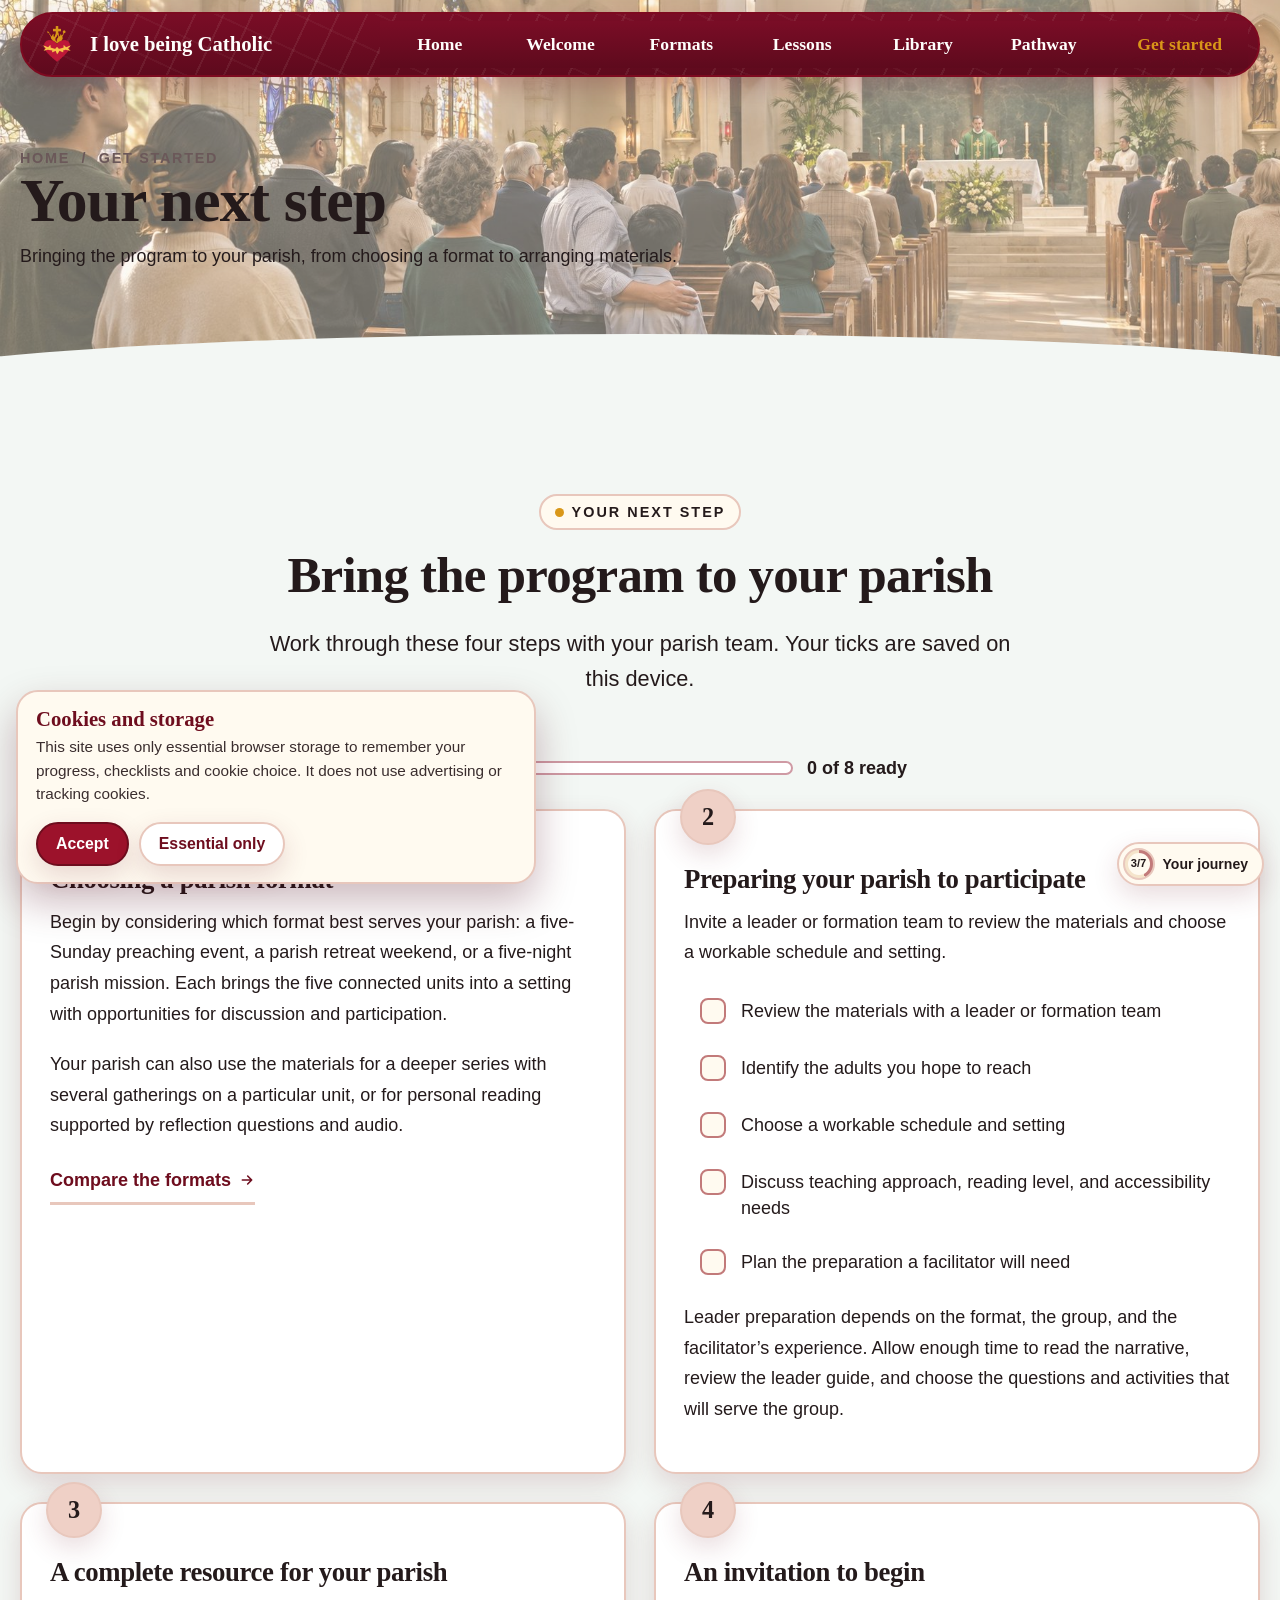
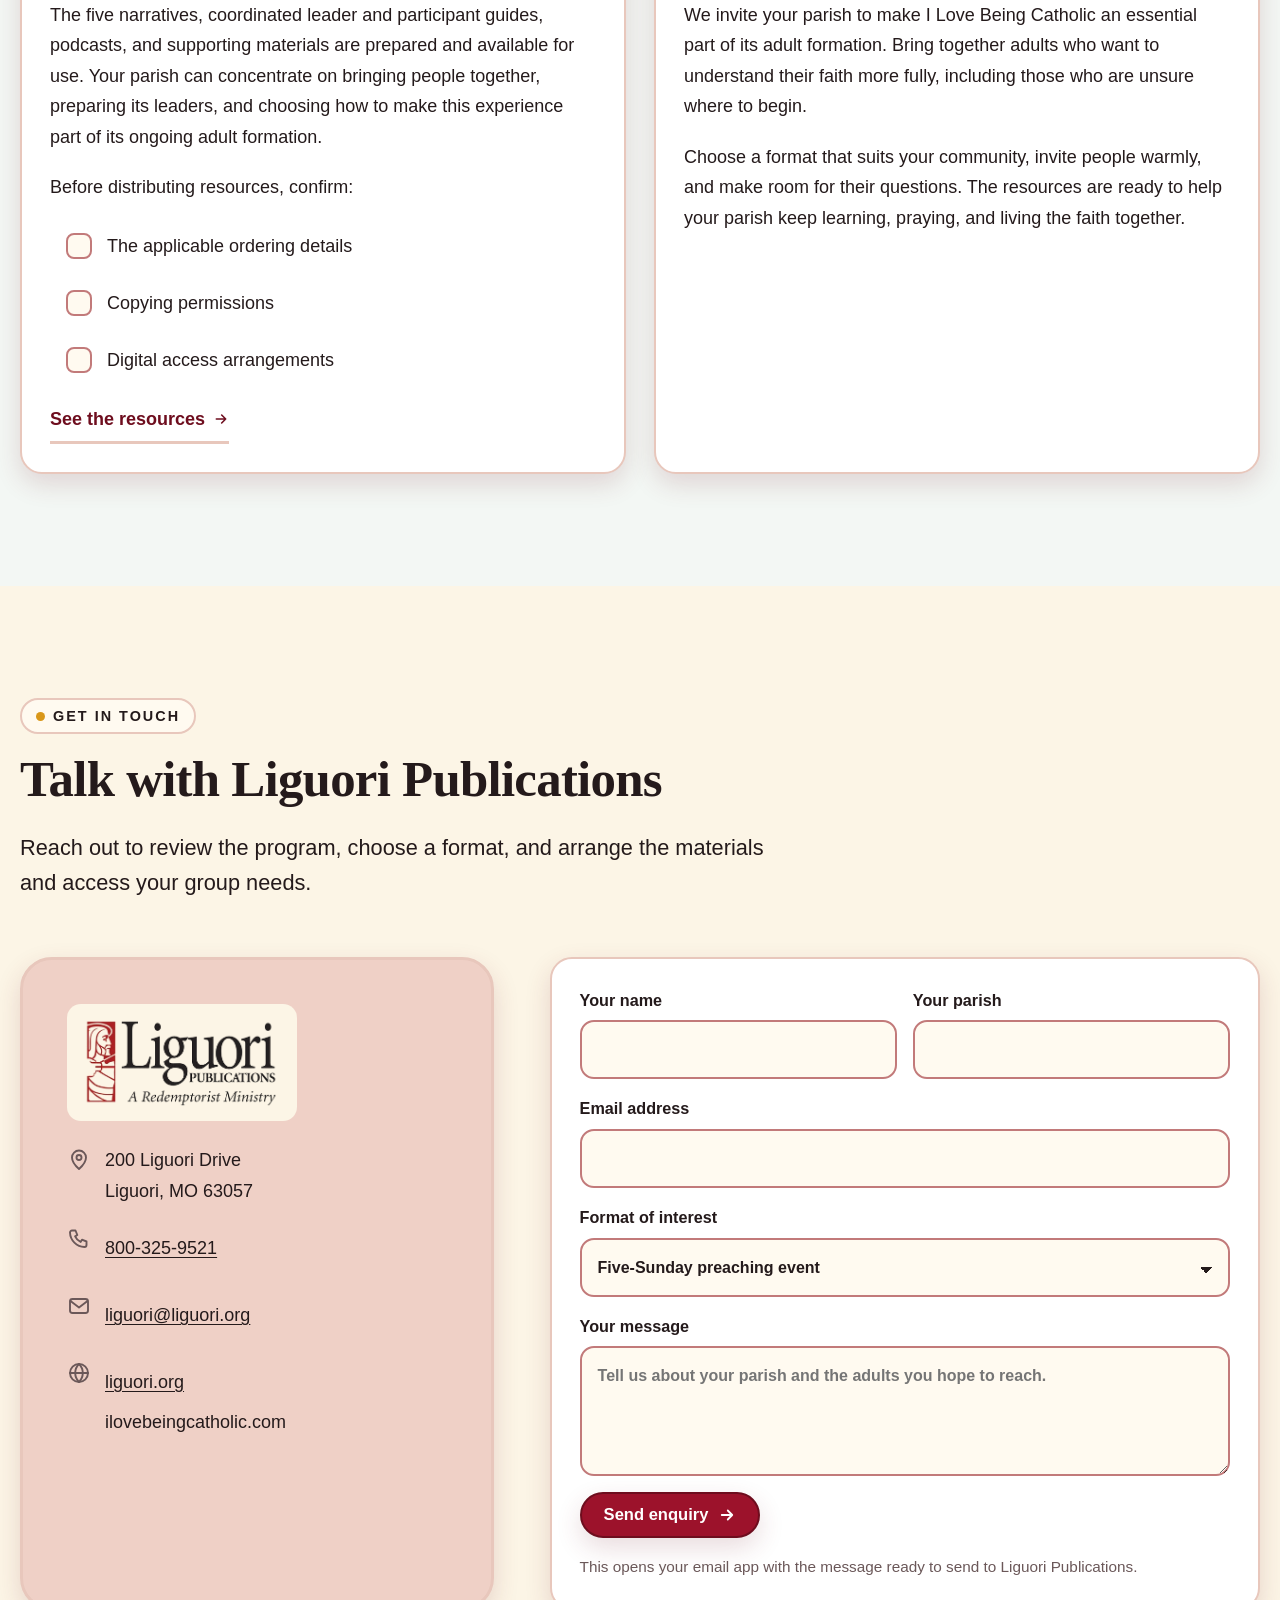
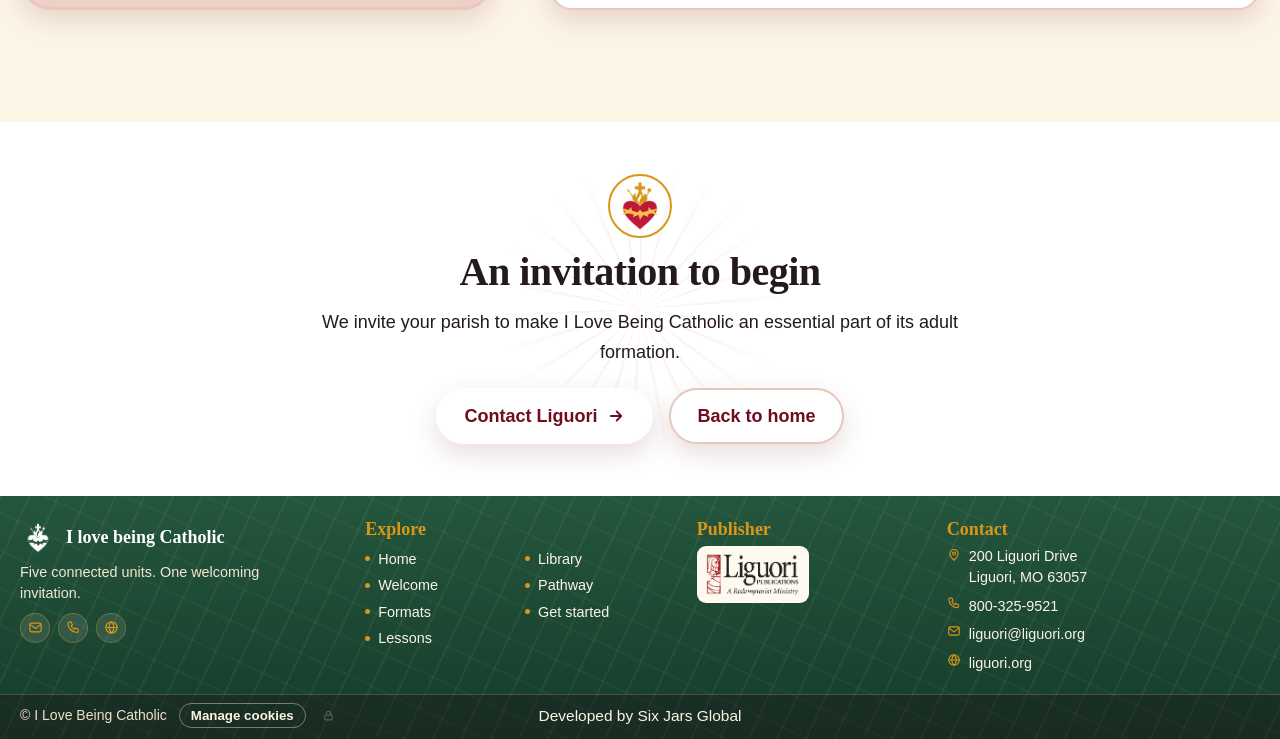
<file: get-started.html>
<!DOCTYPE html>
<html lang="en"><head><meta charset="utf-8"><meta name="viewport" content="width=device-width,initial-scale=1,viewport-fit=cover"><meta name="color-scheme" content="light"><meta name="format-detection" content="telephone=no"><meta name="apple-mobile-web-app-capable" content="yes"><meta name="mobile-web-app-capable" content="yes"><meta name="apple-mobile-web-app-status-bar-style" content="default"><meta name="apple-mobile-web-app-title" content="ILBC">
<title>Get started — Bring I love being Catholic to your parish</title><meta name="description" content="Choose a parish format, prepare your team, and contact Liguori Publications to bring I Love Being Catholic to your parish."><meta name="theme-color" content="#a20e2b">
<meta property="og:title" content="Get started — Bring I love being Catholic to your parish"><meta property="og:description" content="Choose a parish format, prepare your team, and contact Liguori Publications to bring I Love Being Catholic to your parish."><meta property="og:type" content="website">
<link rel="icon" type="image/png" href="assets/img/favicon.png"><link rel="apple-touch-icon" href="assets/img/apple-touch-icon.png">
<link rel="preload" href="assets/fonts/crimson-pro-latin-wght-normal.woff2" as="font" type="font/woff2" crossorigin>
<link rel="stylesheet" href="assets/css/style.css?v=1795719327"></head><body>
<a class="skip" href="#main">Skip to content</a><div class="progress" aria-hidden="true"></div>
<header class="header"><div class="bar">
<a class="brand" href="index.html" aria-label="I love being Catholic — home"><img src="assets/img/sacred-heart-color-sq.png" alt="" width="46" height="46"><b>I love being Catholic</b></a>
<button class="burger" aria-label="Menu" aria-expanded="false" aria-controls="nav"><span></span><span></span><span></span></button>
<nav class="nav" id="nav" aria-label="Main"><ul><li><a href="index.html">Home</a></li><li><a href="invitation.html">Welcome</a></li><li><a href="settings.html">Formats</a></li><li><a href="units.html">Lessons</a></li><li><a href="resources.html">Library</a></li><li><a href="beginning.html">Pathway</a></li><li><a class="cta" href="get-started.html" aria-current="page">Get started</a></li></ul></nav>
</div></header>
<main id="main">
<section class="page-hero"><div class="bg" data-parallax style="background-image:url(assets/img/congregation.jpg)"></div>
<div class="wrap"><div class="panel"><div class="crumbs"><a href="index.html">Home</a> &nbsp;/&nbsp; Get started</div><h1>Your next step</h1><p>Bringing the program to your parish, from choosing a format to arranging materials.</p></div></div></section>
<section class="section band-w acc2"><div class="wrap"><div class="sec-head center"><span class="eyebrow" data-reveal>Your next step</span><h2 data-reveal style="--d:.05s">Bring the program to your parish</h2><p class="lead" data-reveal style="--d:.1s">Work through these four steps with your parish team. Your ticks are saved on this device.</p></div>
<div class="meter-row" data-checks-meter style="justify-content:center"><div class="bar-meter" style="max-width:420px"><i></i></div><span class="mtxt">0 of 8 ready</span></div>
<div class="steps4">
<article class="card" data-n="1" data-reveal><h3>Choosing a parish format</h3><p>Begin by considering which format best serves your parish: a five-Sunday preaching event, a parish retreat weekend, or a five-night parish mission. Each brings the five connected units into a setting with opportunities for discussion and participation.</p><p>Your parish can also use the materials for a deeper series with several gatherings on a particular unit, or for personal reading supported by reflection questions and audio.</p><a class="link-arrow" href="settings.html">Compare the formats <svg viewBox="0 0 24 24" fill="none" stroke="currentColor" stroke-width="2.4" stroke-linecap="round" stroke-linejoin="round" aria-hidden="true"><path d="M5 12h14M13 6l6 6-6 6"/></svg></a></article>
<article class="card" data-n="2" data-reveal style="--d:.1s"><h3>Preparing your parish to participate</h3><p>Invite a leader or formation team to review the materials and choose a workable schedule and setting.</p>
<ul class="checks"><li><label><input type="checkbox" data-k="a1"><span>Review the materials with a leader or formation team</span></label></li><li><label><input type="checkbox" data-k="a2"><span>Identify the adults you hope to reach</span></label></li><li><label><input type="checkbox" data-k="a3"><span>Choose a workable schedule and setting</span></label></li><li><label><input type="checkbox" data-k="a4"><span>Discuss teaching approach, reading level, and accessibility needs</span></label></li><li><label><input type="checkbox" data-k="a5"><span>Plan the preparation a facilitator will need</span></label></li></ul>
<p>Leader preparation depends on the format, the group, and the facilitator’s experience. Allow enough time to read the narrative, review the leader guide, and choose the questions and activities that will serve the group.</p></article>
<article class="card" data-n="3" data-reveal><h3>A complete resource for your parish</h3><p>The five narratives, coordinated leader and participant guides, podcasts, and supporting materials are prepared and available for use. Your parish can concentrate on bringing people together, preparing its leaders, and choosing how to make this experience part of its ongoing adult formation.</p><p>Before distributing resources, confirm:</p>
<ul class="checks"><li><label><input type="checkbox" data-k="b1"><span>The applicable ordering details</span></label></li><li><label><input type="checkbox" data-k="b2"><span>Copying permissions</span></label></li><li><label><input type="checkbox" data-k="b3"><span>Digital access arrangements</span></label></li></ul><a class="link-arrow" href="resources.html">See the resources <svg viewBox="0 0 24 24" fill="none" stroke="currentColor" stroke-width="2.4" stroke-linecap="round" stroke-linejoin="round" aria-hidden="true"><path d="M5 12h14M13 6l6 6-6 6"/></svg></a></article>
<article class="card" data-n="4" data-reveal style="--d:.1s"><h3>An invitation to begin</h3><p>We invite your parish to make I Love Being Catholic an essential part of its adult formation. Bring together adults who want to understand their faith more fully, including those who are unsure where to begin.</p><p>Choose a format that suits your community, invite people warmly, and make room for their questions. The resources are ready to help your parish keep learning, praying, and living the faith together.</p></article>
</div></div></section>
<section class="section band-m acc3" id="contact"><div class="wrap"><div class="sec-head"><span class="eyebrow" data-reveal>Get in touch</span><h2 data-reveal style="--d:.05s">Talk with Liguori Publications</h2><p class="lead" data-reveal style="--d:.1s">Reach out to review the program, choose a format, and arrange the materials and access your group needs.</p></div>
<div class="contact"><div class="contact-card" data-reveal="left"><img class="logo" src="assets/img/liguori-logo.png" alt="Liguori Publications — A Redemptorist Ministry" width="230" height="108">
<ul><li><svg viewBox="0 0 24 24" fill="none" stroke="currentColor" stroke-width="1.9" stroke-linecap="round" stroke-linejoin="round" aria-hidden="true"><path d="M12 21s7-6.2 7-11.5a7 7 0 0 0-14 0C5 14.8 12 21 12 21z"/><circle cx="12" cy="9.5" r="2.5"/></svg><span>200 Liguori Drive<br>Liguori, MO 63057</span></li><li><svg viewBox="0 0 24 24" fill="none" stroke="currentColor" stroke-width="1.9" stroke-linecap="round" stroke-linejoin="round" aria-hidden="true"><path d="M5 3.5h3.5l1.8 4.5-2.2 1.4a11 11 0 0 0 5.5 5.5l1.4-2.2 4.5 1.8V18a2 2 0 0 1-2 2A15 15 0 0 1 3 5.5a2 2 0 0 1 2-2z"/></svg><span><a href="tel:+18003259521">800-325-9521</a></span></li><li><svg viewBox="0 0 24 24" fill="none" stroke="currentColor" stroke-width="1.9" stroke-linecap="round" stroke-linejoin="round" aria-hidden="true"><rect x="3" y="5" width="18" height="14" rx="2.5"/><path d="m3.5 7 8.5 6.5L20.5 7"/></svg><span><a href="mailto:liguori@liguori.org">liguori@liguori.org</a></span></li><li><svg viewBox="0 0 24 24" fill="none" stroke="currentColor" stroke-width="1.9" stroke-linecap="round" stroke-linejoin="round" aria-hidden="true"><circle cx="12" cy="12" r="9"/><path d="M3 12h18M12 3c2.6 2.6 3.8 5.6 3.8 9S14.6 18.4 12 21c-2.6-2.6-3.8-5.6-3.8-9S9.4 5.6 12 3z"/></svg><span><a href="https://www.liguori.org" target="_blank" rel="noopener">liguori.org</a><br>ilovebeingcatholic.com</span></li></ul></div>
<form class="compose card" data-reveal="right" data-to="liguori@liguori.org" aria-label="Enquiry form">
<div class="row"><label>Your name<input name="name" required autocomplete="name"></label><label>Your parish<input name="parish" required></label></div>
<label>Email address<input type="email" name="email" required autocomplete="email"></label>
<label>Format of interest<select name="format"><option>Five-Sunday preaching event</option><option>Parish retreat weekend</option><option>Five-night parish mission</option><option>A deeper series on one unit</option><option>Personal reading and audio</option><option>Not sure yet</option></select></label>
<label>Your message<textarea name="message" placeholder="Tell us about your parish and the adults you hope to reach."></textarea></label>
<button class="btn" type="submit">Send enquiry<svg viewBox="0 0 24 24" fill="none" stroke="currentColor" stroke-width="2.4" stroke-linecap="round" stroke-linejoin="round" aria-hidden="true"><path d="M5 12h14M13 6l6 6-6 6"/></svg></button><p class="form-note">This opens your email app with the message ready to send to Liguori Publications.</p></form></div></div></section>
<section class="cta on-ink"><div class="wrap"><img class="s" src="assets/img/sacred-heart-color-sq.png" alt="" width="110" height="110" data-reveal="zoom">
<h2 data-reveal>An invitation to begin</h2><p data-reveal style="--d:.1s">We invite your parish to make I Love Being Catholic an essential part of its adult formation.</p>
<div class="btns" data-reveal style="--d:.2s"><a class="btn gold" href="#contact">Contact Liguori<svg viewBox="0 0 24 24" fill="none" stroke="currentColor" stroke-width="2.4" stroke-linecap="round" stroke-linejoin="round" aria-hidden="true"><path d="M5 12h14M13 6l6 6-6 6"/></svg></a><a class="btn light" href="index.html">Back to home</a></div></div></section>
</main>
<footer class="foot"><div class="foot-glow" aria-hidden="true"></div>
<div class="wrap foot-grid">
<div class="foot-brand"><div class="fb"><img src="assets/img/sacred-heart-white-sq.png" alt="" width="72" height="72"><b>I love being Catholic</b></div>
<p>Five connected units. One welcoming invitation.</p>
<div class="foot-ico"><a href="mailto:liguori@liguori.org" aria-label="Email Liguori Publications"><svg viewBox="0 0 24 24" fill="none" stroke="currentColor" stroke-width="1.9" stroke-linecap="round" stroke-linejoin="round" aria-hidden="true"><rect x="3" y="5" width="18" height="14" rx="2.5"/><path d="m3.5 7 8.5 6.5L20.5 7"/></svg></a><a href="tel:+18003259521" aria-label="Call Liguori Publications"><svg viewBox="0 0 24 24" fill="none" stroke="currentColor" stroke-width="1.9" stroke-linecap="round" stroke-linejoin="round" aria-hidden="true"><path d="M5 3.5h3.5l1.8 4.5-2.2 1.4a11 11 0 0 0 5.5 5.5l1.4-2.2 4.5 1.8V18a2 2 0 0 1-2 2A15 15 0 0 1 3 5.5a2 2 0 0 1 2-2z"/></svg></a><a href="https://www.liguori.org" target="_blank" rel="noopener" aria-label="Visit liguori.org"><svg viewBox="0 0 24 24" fill="none" stroke="currentColor" stroke-width="1.9" stroke-linecap="round" stroke-linejoin="round" aria-hidden="true"><circle cx="12" cy="12" r="9"/><path d="M3 12h18M12 3c2.6 2.6 3.8 5.6 3.8 9S14.6 18.4 12 21c-2.6-2.6-3.8-5.6-3.8-9S9.4 5.6 12 3z"/></svg></a></div></div>
<div><h4>Explore</h4><ul class="foot-list"><li><a href="index.html">Home</a></li><li><a href="invitation.html">Welcome</a></li><li><a href="settings.html">Formats</a></li><li><a href="units.html">Lessons</a></li><li><a href="resources.html">Library</a></li><li><a href="beginning.html">Pathway</a></li><li><a href="get-started.html">Get started</a></li></ul></div>
<div><h4>Publisher</h4><img class="lg" src="assets/img/liguori-logo.png" alt="Liguori Publications, A Redemptorist Ministry" width="200" height="94"></div>
<div><h4>Contact</h4><ul class="foot-contact">
<li><svg viewBox="0 0 24 24" fill="none" stroke="currentColor" stroke-width="1.9" stroke-linecap="round" stroke-linejoin="round" aria-hidden="true"><path d="M12 21s7-6.2 7-11.5a7 7 0 0 0-14 0C5 14.8 12 21 12 21z"/><circle cx="12" cy="9.5" r="2.5"/></svg><span>200 Liguori Drive<br>Liguori, MO 63057</span></li>
<li><svg viewBox="0 0 24 24" fill="none" stroke="currentColor" stroke-width="1.9" stroke-linecap="round" stroke-linejoin="round" aria-hidden="true"><path d="M5 3.5h3.5l1.8 4.5-2.2 1.4a11 11 0 0 0 5.5 5.5l1.4-2.2 4.5 1.8V18a2 2 0 0 1-2 2A15 15 0 0 1 3 5.5a2 2 0 0 1 2-2z"/></svg><a href="tel:+18003259521">800-325-9521</a></li>
<li><svg viewBox="0 0 24 24" fill="none" stroke="currentColor" stroke-width="1.9" stroke-linecap="round" stroke-linejoin="round" aria-hidden="true"><rect x="3" y="5" width="18" height="14" rx="2.5"/><path d="m3.5 7 8.5 6.5L20.5 7"/></svg><a href="mailto:liguori@liguori.org">liguori@liguori.org</a></li>
<li><svg viewBox="0 0 24 24" fill="none" stroke="currentColor" stroke-width="1.9" stroke-linecap="round" stroke-linejoin="round" aria-hidden="true"><circle cx="12" cy="12" r="9"/><path d="M3 12h18M12 3c2.6 2.6 3.8 5.6 3.8 9S14.6 18.4 12 21c-2.6-2.6-3.8-5.6-3.8-9S9.4 5.6 12 3z"/></svg><a href="https://www.liguori.org" target="_blank" rel="noopener">liguori.org</a></li></ul></div>
</div>
<div class="foot-bar"><div class="wrap">
<div class="fb-left"><span class="copy">&copy; I Love Being Catholic</span><button type="button" class="cookie-manage">Manage cookies</button><button type="button" class="ed-lock" aria-label="Site editor sign in" title="Site editor"><svg viewBox="0 0 24 24" width="13" height="13" fill="none" stroke="currentColor" stroke-width="2" stroke-linecap="round" aria-hidden="true"><rect x="5" y="11" width="14" height="9" rx="2"/><path d="M8 11V8a4 4 0 0 1 8 0v3"/></svg></button></div>
<div class="credit"><span>Developed by Six Jars Global</span></div>
</div></div></footer>
<div class="cookie" id="cookie" role="dialog" aria-labelledby="ck-t" aria-live="polite" hidden>
<div><b id="ck-t">Cookies and storage</b><p>This site uses only essential browser storage to remember your progress, checklists and cookie choice. It does not use advertising or tracking cookies.</p></div>
<div class="ck-btns"><button type="button" class="btn small" data-ck="all">Accept</button><button type="button" class="btn light small" data-ck="essential">Essential only</button></div></div>
<a class="to-prev" href="index.html" aria-label="Previous page"><svg viewBox="0 0 24 24" fill="none" stroke="currentColor" stroke-width="2.4" stroke-linecap="round" stroke-linejoin="round" aria-hidden="true"><path d="M19 12H5M11 6l-6 6 6 6"/></svg><span class="pv-t">Back</span></a>
<a class="to-next" href="invitation.html" aria-label="Next page"><span class="nx-t">Next</span><svg viewBox="0 0 24 24" width="18" height="18" fill="none" stroke="currentColor" stroke-width="2.4" stroke-linecap="round" stroke-linejoin="round" aria-hidden="true"><path d="M5 12h14M13 6l6 6-6 6"/></svg></a>
<button class="to-top" aria-label="Back to top"><svg viewBox="0 0 24 24" fill="none" stroke="currentColor" stroke-width="2.4" stroke-linecap="round" stroke-linejoin="round" aria-hidden="true"><path d="M12 19V5M6 11l6-6 6 6"/></svg></button>
<script src="assets/js/main.js?v=1795719327"></script>
<script src="assets/js/admin.js?v=1795719327" defer></script></body></html>
</file>
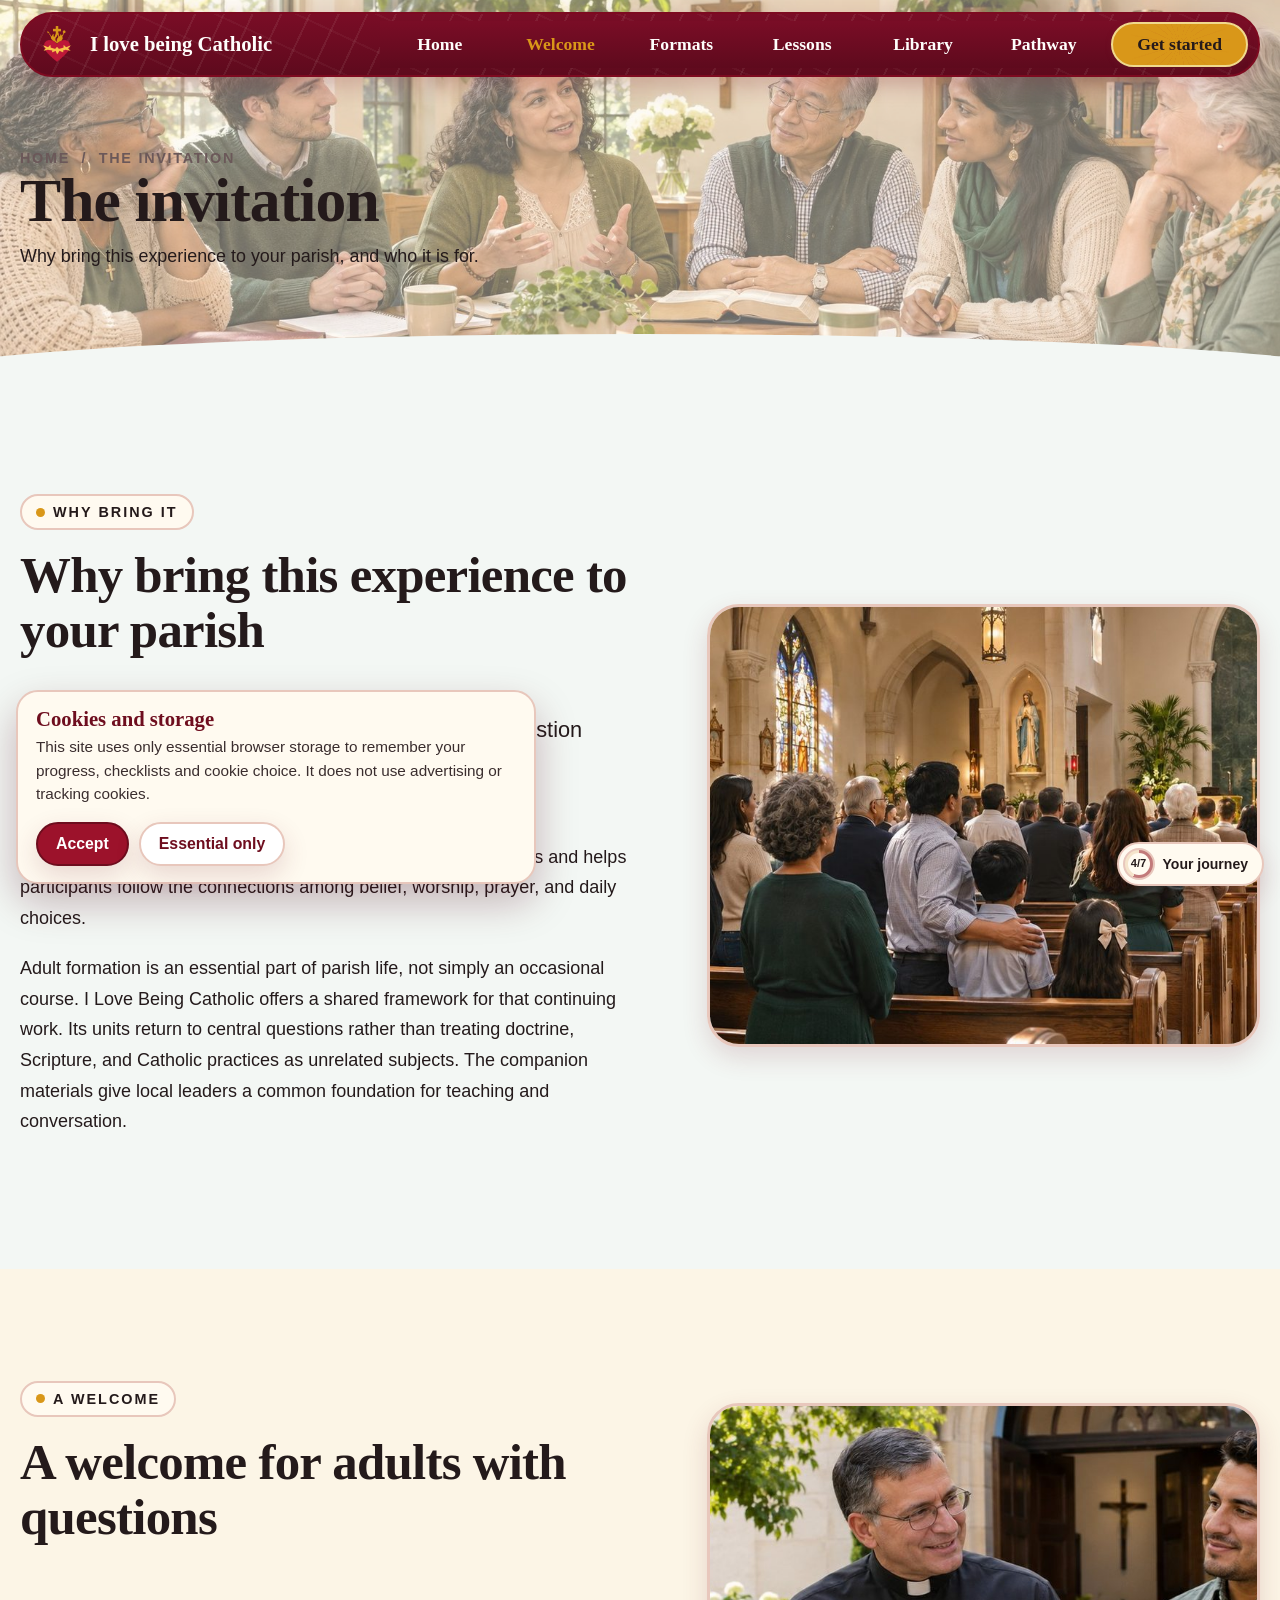
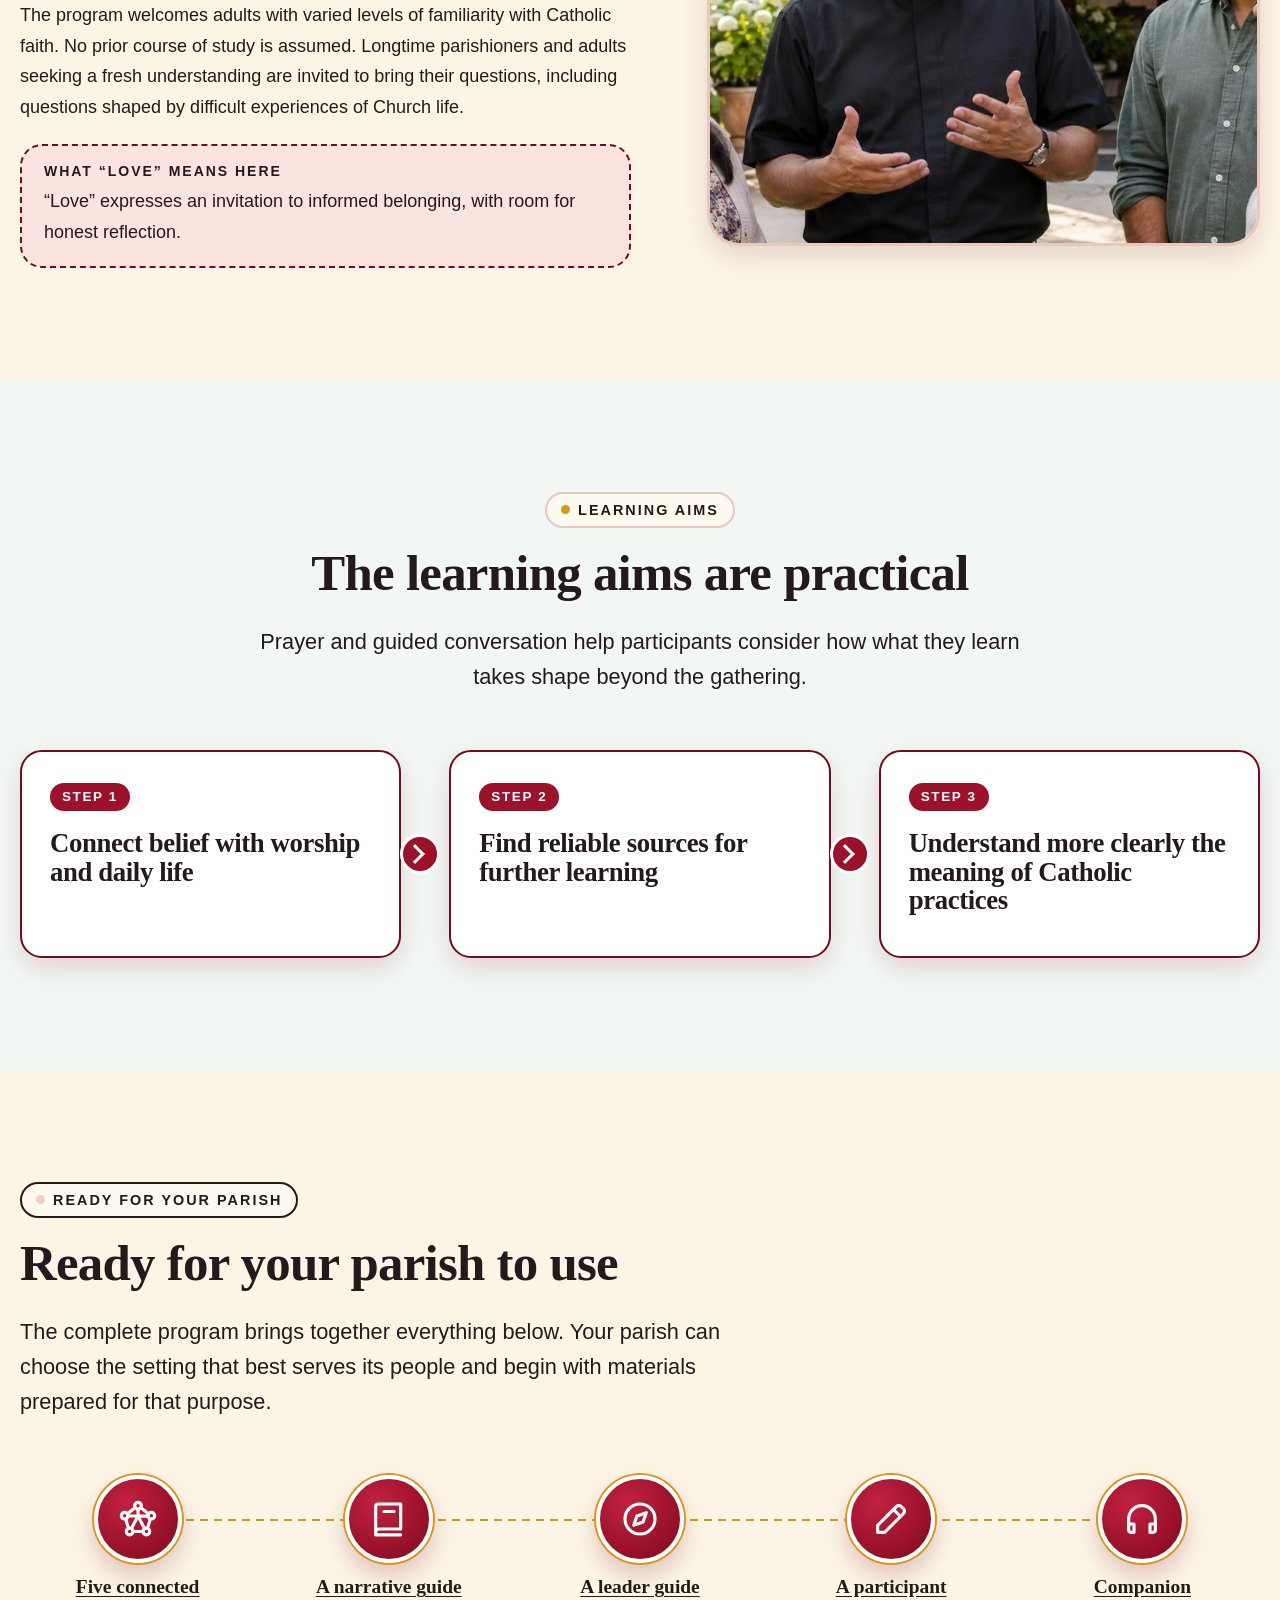
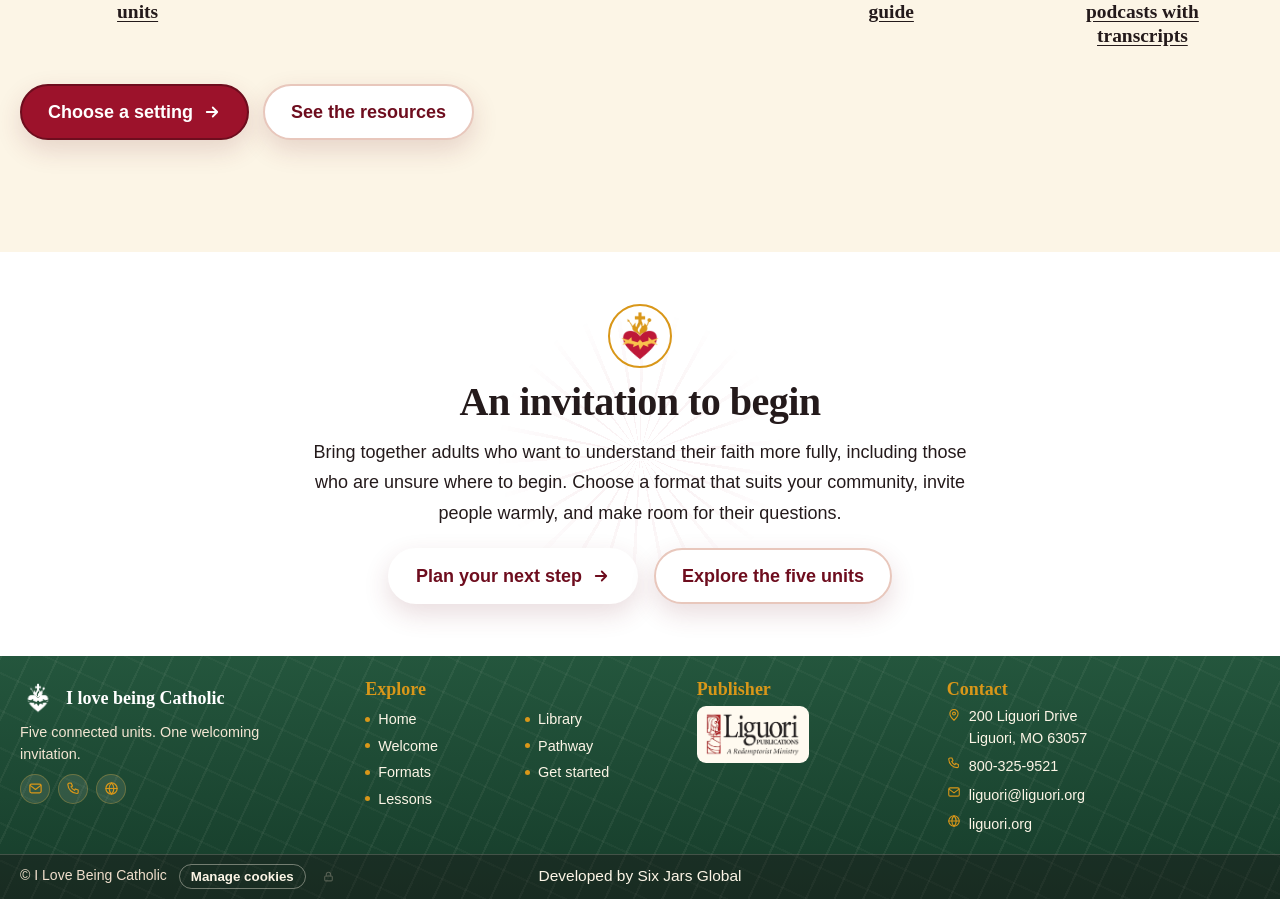
<file: invitation.html>
<!DOCTYPE html>
<html lang="en"><head><meta charset="utf-8"><meta name="viewport" content="width=device-width,initial-scale=1,viewport-fit=cover"><meta name="color-scheme" content="light"><meta name="format-detection" content="telephone=no"><meta name="apple-mobile-web-app-capable" content="yes"><meta name="mobile-web-app-capable" content="yes"><meta name="apple-mobile-web-app-status-bar-style" content="default"><meta name="apple-mobile-web-app-title" content="ILBC">
<title>The invitation — I love being Catholic</title><meta name="description" content="Why bring I Love Being Catholic to your parish: a welcome for adults with questions, and a program ready for your parish to use."><meta name="theme-color" content="#a20e2b">
<meta property="og:title" content="The invitation — I love being Catholic"><meta property="og:description" content="Why bring I Love Being Catholic to your parish: a welcome for adults with questions, and a program ready for your parish to use."><meta property="og:type" content="website">
<link rel="icon" type="image/png" href="assets/img/favicon.png"><link rel="apple-touch-icon" href="assets/img/apple-touch-icon.png">
<link rel="preload" href="assets/fonts/crimson-pro-latin-wght-normal.woff2" as="font" type="font/woff2" crossorigin>
<link rel="stylesheet" href="assets/css/style.css?v=1795719327"></head><body>
<a class="skip" href="#main">Skip to content</a><div class="progress" aria-hidden="true"></div>
<header class="header"><div class="bar">
<a class="brand" href="index.html" aria-label="I love being Catholic — home"><img src="assets/img/sacred-heart-color-sq.png" alt="" width="46" height="46"><b>I love being Catholic</b></a>
<button class="burger" aria-label="Menu" aria-expanded="false" aria-controls="nav"><span></span><span></span><span></span></button>
<nav class="nav" id="nav" aria-label="Main"><ul><li><a href="index.html">Home</a></li><li><a href="invitation.html" aria-current="page">Welcome</a></li><li><a href="settings.html">Formats</a></li><li><a href="units.html">Lessons</a></li><li><a href="resources.html">Library</a></li><li><a href="beginning.html">Pathway</a></li><li><a class="cta" href="get-started.html">Get started</a></li></ul></nav>
</div></header>
<main id="main">
<section class="page-hero"><div class="bg" data-parallax style="background-image:url(assets/img/discussion.jpg)"></div>
<div class="wrap"><div class="panel"><div class="crumbs"><a href="index.html">Home</a> &nbsp;/&nbsp; The invitation</div><h1>The invitation</h1><p>Why bring this experience to your parish, and who it is for.</p></div></div></section>
<section class="section band-w acc2"><div class="wrap split">
<div><div class="sec-head"><span class="eyebrow" data-reveal>Why bring it</span><h2 data-reveal style="--d:.05s">Why bring this experience to your parish</h2></div>
<p class="lead" data-reveal>A familiar gesture, a passage heard at Mass, or a question about Church teaching can open the door to a fuller understanding of Catholic faith.</p>
<p data-reveal>I Love Being Catholic begins with those recognizable experiences and helps participants follow the connections among belief, worship, prayer, and daily choices.</p>
<p data-reveal>Adult formation is an essential part of parish life, not simply an occasional course. I Love Being Catholic offers a shared framework for that continuing work. Its units return to central questions rather than treating doctrine, Scripture, and Catholic practices as unrelated subjects. The companion materials give local leaders a common foundation for teaching and conversation.</p></div>
<div class="photo" style="--rot:2deg" data-reveal="right"><img src="assets/img/congregation.jpg" alt="A diverse congregation standing in the pews of a church at Mass" loading="lazy"></div></div></section>

<section class="section band-m acc3"><div class="wrap split rev">
<div class="photo" style="--rot:-2deg" data-reveal="left"><img src="assets/img/priest.jpg" alt="A priest in conversation with parishioners in a garden outside the church" loading="lazy"></div>
<div><div class="sec-head"><span class="eyebrow" data-reveal>A welcome</span><h2 data-reveal style="--d:.05s">A welcome for adults with questions</h2></div>
<p data-reveal>The program welcomes adults with varied levels of familiarity with Catholic faith. No prior course of study is assumed. Longtime parishioners and adults seeking a fresh understanding are invited to bring their questions, including questions shaped by difficult experiences of Church life.</p>
<div class="callout" data-reveal><b>What “love” means here</b>“Love” expresses an invitation to informed belonging, with room for honest reflection.</div></div></div></section>

<section class="section band-w acc1"><div class="wrap">
<div class="sec-head center"><span class="eyebrow" data-reveal>Learning aims</span><h2 data-reveal style="--d:.05s">The learning aims are practical</h2><p class="lead" data-reveal style="--d:.1s">Prayer and guided conversation help participants consider how what they learn takes shape beyond the gathering.</p></div>
<div class="grid g3 aims-flow"><article class="card" data-reveal style="--d:0.0s"><span class="step-no">Step 1</span><h3 style="margin-top:18px">Connect belief with worship and daily life</h3></article><article class="card" data-reveal style="--d:0.1s"><span class="step-no">Step 2</span><h3 style="margin-top:18px">Find reliable sources for further learning</h3></article><article class="card" data-reveal style="--d:0.2s"><span class="step-no">Step 3</span><h3 style="margin-top:18px">Understand more clearly the meaning of Catholic practices</h3></article></div></div></section>

<section class="section band-m acc2 on-ink"><div class="wrap">
<div class="sec-head"><span class="eyebrow" data-reveal>Ready for your parish</span><h2 data-reveal style="--d:.05s">Ready for your parish to use</h2><p class="lead" data-reveal style="--d:.1s">The complete program brings together everything below. Your parish can choose the setting that best serves its people and begin with materials prepared for that purpose.</p></div>
<div class="kitrow"><a class="kit" data-reveal style="--d:0.00s" href="units.html"><span class="kit-ic"><svg viewBox="0 0 24 24" fill="none" stroke="currentColor" stroke-width="1.9" stroke-linecap="round" stroke-linejoin="round" aria-hidden="true"><circle cx="12" cy="4" r="2"/><circle cx="20" cy="10" r="2"/><circle cx="17" cy="19.5" r="2"/><circle cx="7" cy="19.5" r="2"/><circle cx="4" cy="10" r="2"/><path d="M13.7 5.2l4.6 3.6M19.4 11.9l-1.7 5.7M15 19.5h-6M6.3 17.6L4.6 11.9M5.7 8.8l4.6-3.6M12 6v4.2M12 10.2l6 .1M12 10.2L6 10.2M12 10.2l4 7.6M12 10.2l-4 7.6"/></svg></span><span class="kit-t">Five connected units</span></a><a class="kit" data-reveal style="--d:0.08s" href="resources.html"><span class="kit-ic"><svg viewBox="0 0 24 24" fill="none" stroke="currentColor" stroke-width="1.9" stroke-linecap="round" stroke-linejoin="round" aria-hidden="true"><path d="M4 4.5A1.5 1.5 0 0 1 5.5 3H19v15H6a2 2 0 0 0-2 2zM4 20v1.5h15M9 7.5h6"/></svg></span><span class="kit-t">A narrative guide</span></a><a class="kit" data-reveal style="--d:0.16s" href="resources.html"><span class="kit-ic"><svg viewBox="0 0 24 24" fill="none" stroke="currentColor" stroke-width="1.9" stroke-linecap="round" stroke-linejoin="round" aria-hidden="true"><circle cx="12" cy="12" r="9"/><path d="M15.8 8.2l-2 5.6-5.6 2 2-5.6z"/></svg></span><span class="kit-t">A leader guide</span></a><a class="kit" data-reveal style="--d:0.24s" href="resources.html"><span class="kit-ic"><svg viewBox="0 0 24 24" fill="none" stroke="currentColor" stroke-width="1.9" stroke-linecap="round" stroke-linejoin="round" aria-hidden="true"><path d="M4 20h4.2L19.5 8.7a2 2 0 0 0 0-2.8l-1.4-1.4a2 2 0 0 0-2.8 0L4 15.8zM13.5 6.3l4.2 4.2"/></svg></span><span class="kit-t">A participant guide</span></a><a class="kit" data-reveal style="--d:0.32s" href="resources.html"><span class="kit-ic"><svg viewBox="0 0 24 24" fill="none" stroke="currentColor" stroke-width="1.9" stroke-linecap="round" stroke-linejoin="round" aria-hidden="true"><path d="M4 15v-3a8 8 0 0 1 16 0v3"/><path d="M4 15h3.2v5H5.5A1.5 1.5 0 0 1 4 18.5zM20 15h-3.2v5h1.7a1.5 1.5 0 0 0 1.5-1.5z"/></svg></span><span class="kit-t">Companion podcasts with transcripts</span></a></div>
<div style="display:flex;gap:14px;flex-wrap:wrap;margin-top:36px" data-reveal><a class="btn gold" href="settings.html">Choose a setting<svg viewBox="0 0 24 24" fill="none" stroke="currentColor" stroke-width="2.4" stroke-linecap="round" stroke-linejoin="round" aria-hidden="true"><path d="M5 12h14M13 6l6 6-6 6"/></svg></a><a class="btn light" href="resources.html">See the resources</a></div></div></section>

<section class="cta on-ink"><div class="wrap"><img class="s" src="assets/img/sacred-heart-color-sq.png" alt="" width="110" height="110" data-reveal="zoom">
<h2 data-reveal>An invitation to begin</h2><p data-reveal style="--d:.1s">Bring together adults who want to understand their faith more fully, including those who are unsure where to begin. Choose a format that suits your community, invite people warmly, and make room for their questions.</p>
<div class="btns" data-reveal style="--d:.2s"><a class="btn gold" href="get-started.html">Plan your next step<svg viewBox="0 0 24 24" fill="none" stroke="currentColor" stroke-width="2.4" stroke-linecap="round" stroke-linejoin="round" aria-hidden="true"><path d="M5 12h14M13 6l6 6-6 6"/></svg></a><a class="btn light" href="units.html">Explore the five units</a></div></div></section>
</main>
<footer class="foot"><div class="foot-glow" aria-hidden="true"></div>
<div class="wrap foot-grid">
<div class="foot-brand"><div class="fb"><img src="assets/img/sacred-heart-white-sq.png" alt="" width="72" height="72"><b>I love being Catholic</b></div>
<p>Five connected units. One welcoming invitation.</p>
<div class="foot-ico"><a href="mailto:liguori@liguori.org" aria-label="Email Liguori Publications"><svg viewBox="0 0 24 24" fill="none" stroke="currentColor" stroke-width="1.9" stroke-linecap="round" stroke-linejoin="round" aria-hidden="true"><rect x="3" y="5" width="18" height="14" rx="2.5"/><path d="m3.5 7 8.5 6.5L20.5 7"/></svg></a><a href="tel:+18003259521" aria-label="Call Liguori Publications"><svg viewBox="0 0 24 24" fill="none" stroke="currentColor" stroke-width="1.9" stroke-linecap="round" stroke-linejoin="round" aria-hidden="true"><path d="M5 3.5h3.5l1.8 4.5-2.2 1.4a11 11 0 0 0 5.5 5.5l1.4-2.2 4.5 1.8V18a2 2 0 0 1-2 2A15 15 0 0 1 3 5.5a2 2 0 0 1 2-2z"/></svg></a><a href="https://www.liguori.org" target="_blank" rel="noopener" aria-label="Visit liguori.org"><svg viewBox="0 0 24 24" fill="none" stroke="currentColor" stroke-width="1.9" stroke-linecap="round" stroke-linejoin="round" aria-hidden="true"><circle cx="12" cy="12" r="9"/><path d="M3 12h18M12 3c2.6 2.6 3.8 5.6 3.8 9S14.6 18.4 12 21c-2.6-2.6-3.8-5.6-3.8-9S9.4 5.6 12 3z"/></svg></a></div></div>
<div><h4>Explore</h4><ul class="foot-list"><li><a href="index.html">Home</a></li><li><a href="invitation.html">Welcome</a></li><li><a href="settings.html">Formats</a></li><li><a href="units.html">Lessons</a></li><li><a href="resources.html">Library</a></li><li><a href="beginning.html">Pathway</a></li><li><a href="get-started.html">Get started</a></li></ul></div>
<div><h4>Publisher</h4><img class="lg" src="assets/img/liguori-logo.png" alt="Liguori Publications, A Redemptorist Ministry" width="200" height="94"></div>
<div><h4>Contact</h4><ul class="foot-contact">
<li><svg viewBox="0 0 24 24" fill="none" stroke="currentColor" stroke-width="1.9" stroke-linecap="round" stroke-linejoin="round" aria-hidden="true"><path d="M12 21s7-6.2 7-11.5a7 7 0 0 0-14 0C5 14.8 12 21 12 21z"/><circle cx="12" cy="9.5" r="2.5"/></svg><span>200 Liguori Drive<br>Liguori, MO 63057</span></li>
<li><svg viewBox="0 0 24 24" fill="none" stroke="currentColor" stroke-width="1.9" stroke-linecap="round" stroke-linejoin="round" aria-hidden="true"><path d="M5 3.5h3.5l1.8 4.5-2.2 1.4a11 11 0 0 0 5.5 5.5l1.4-2.2 4.5 1.8V18a2 2 0 0 1-2 2A15 15 0 0 1 3 5.5a2 2 0 0 1 2-2z"/></svg><a href="tel:+18003259521">800-325-9521</a></li>
<li><svg viewBox="0 0 24 24" fill="none" stroke="currentColor" stroke-width="1.9" stroke-linecap="round" stroke-linejoin="round" aria-hidden="true"><rect x="3" y="5" width="18" height="14" rx="2.5"/><path d="m3.5 7 8.5 6.5L20.5 7"/></svg><a href="mailto:liguori@liguori.org">liguori@liguori.org</a></li>
<li><svg viewBox="0 0 24 24" fill="none" stroke="currentColor" stroke-width="1.9" stroke-linecap="round" stroke-linejoin="round" aria-hidden="true"><circle cx="12" cy="12" r="9"/><path d="M3 12h18M12 3c2.6 2.6 3.8 5.6 3.8 9S14.6 18.4 12 21c-2.6-2.6-3.8-5.6-3.8-9S9.4 5.6 12 3z"/></svg><a href="https://www.liguori.org" target="_blank" rel="noopener">liguori.org</a></li></ul></div>
</div>
<div class="foot-bar"><div class="wrap">
<div class="fb-left"><span class="copy">&copy; I Love Being Catholic</span><button type="button" class="cookie-manage">Manage cookies</button><button type="button" class="ed-lock" aria-label="Site editor sign in" title="Site editor"><svg viewBox="0 0 24 24" width="13" height="13" fill="none" stroke="currentColor" stroke-width="2" stroke-linecap="round" aria-hidden="true"><rect x="5" y="11" width="14" height="9" rx="2"/><path d="M8 11V8a4 4 0 0 1 8 0v3"/></svg></button></div>
<div class="credit"><span>Developed by Six Jars Global</span></div>
</div></div></footer>
<div class="cookie" id="cookie" role="dialog" aria-labelledby="ck-t" aria-live="polite" hidden>
<div><b id="ck-t">Cookies and storage</b><p>This site uses only essential browser storage to remember your progress, checklists and cookie choice. It does not use advertising or tracking cookies.</p></div>
<div class="ck-btns"><button type="button" class="btn small" data-ck="all">Accept</button><button type="button" class="btn light small" data-ck="essential">Essential only</button></div></div>
<a class="to-prev" href="index.html" aria-label="Previous page"><svg viewBox="0 0 24 24" fill="none" stroke="currentColor" stroke-width="2.4" stroke-linecap="round" stroke-linejoin="round" aria-hidden="true"><path d="M19 12H5M11 6l-6 6 6 6"/></svg><span class="pv-t">Back</span></a>
<a class="to-next" href="invitation.html" aria-label="Next page"><span class="nx-t">Next</span><svg viewBox="0 0 24 24" width="18" height="18" fill="none" stroke="currentColor" stroke-width="2.4" stroke-linecap="round" stroke-linejoin="round" aria-hidden="true"><path d="M5 12h14M13 6l6 6-6 6"/></svg></a>
<button class="to-top" aria-label="Back to top"><svg viewBox="0 0 24 24" fill="none" stroke="currentColor" stroke-width="2.4" stroke-linecap="round" stroke-linejoin="round" aria-hidden="true"><path d="M12 19V5M6 11l6-6 6 6"/></svg></button>
<script src="assets/js/main.js?v=1795719327"></script>
<script src="assets/js/admin.js?v=1795719327" defer></script></body></html>
</file>
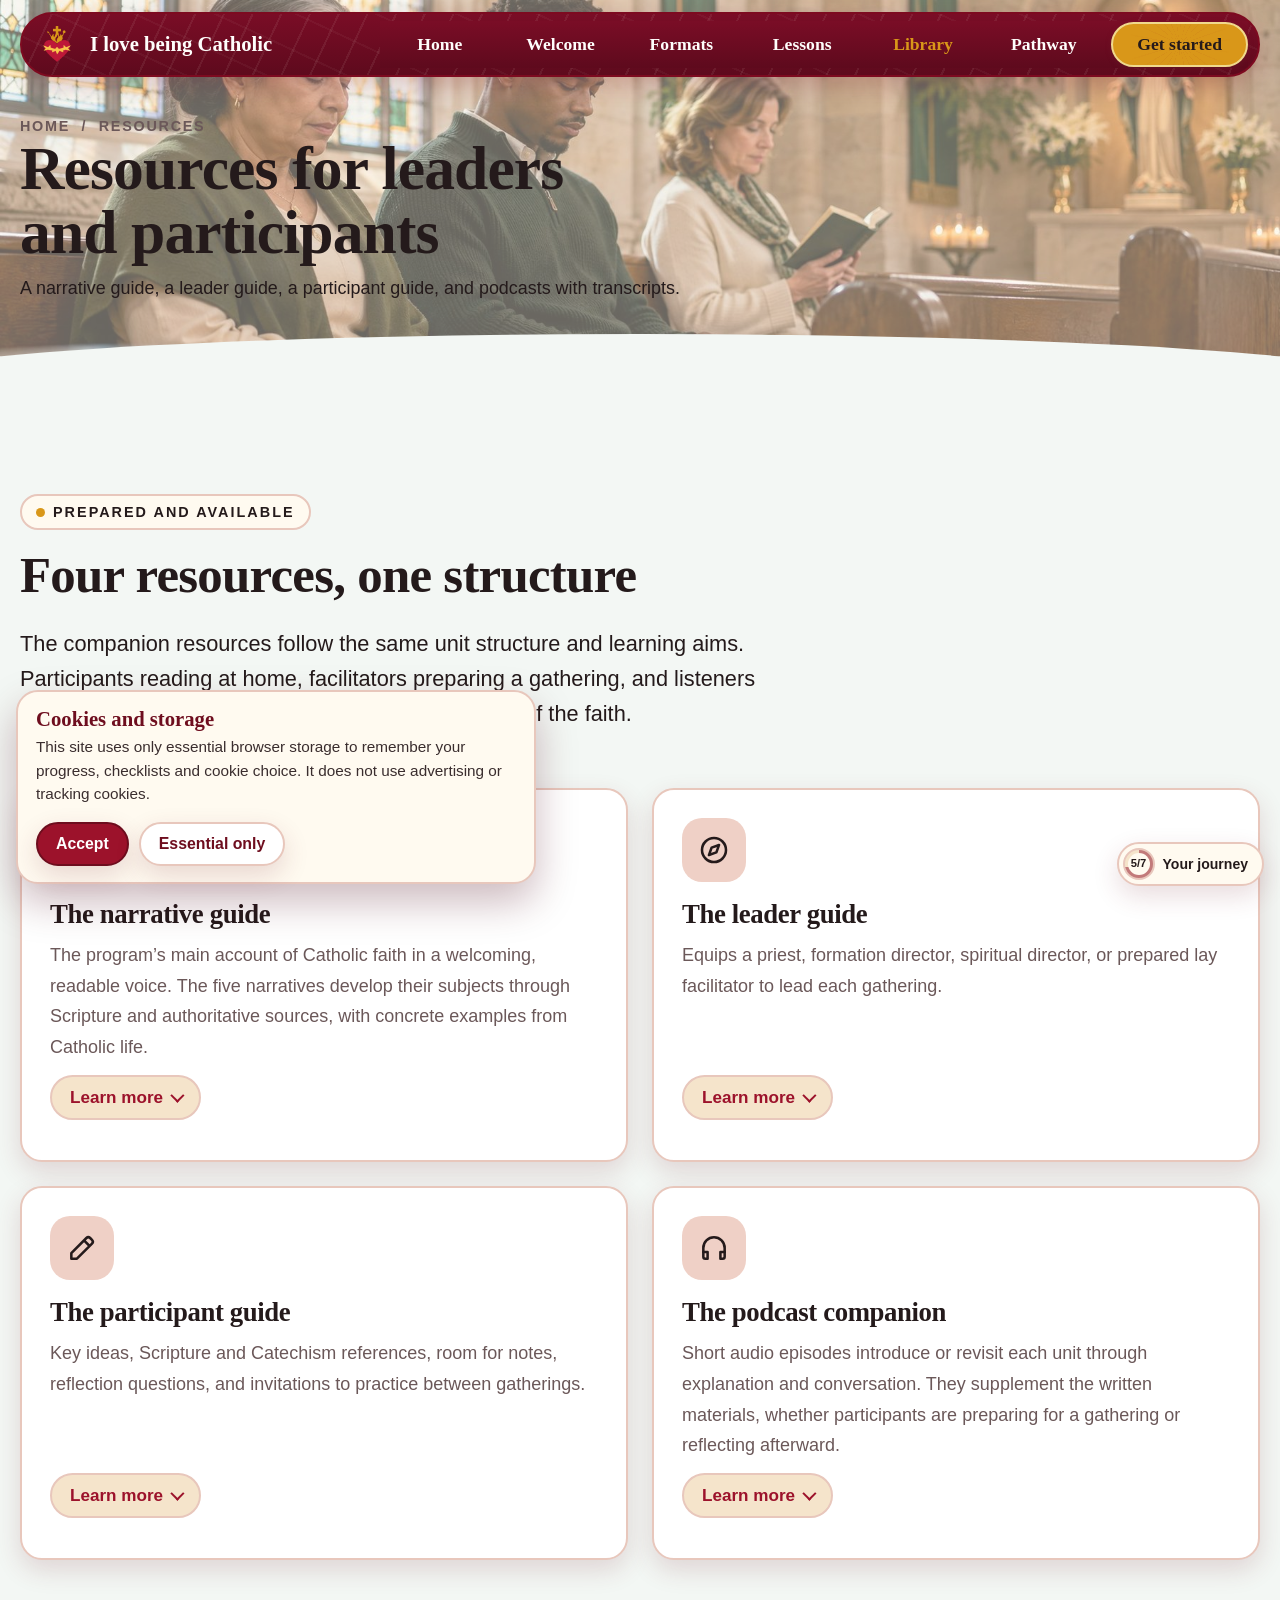
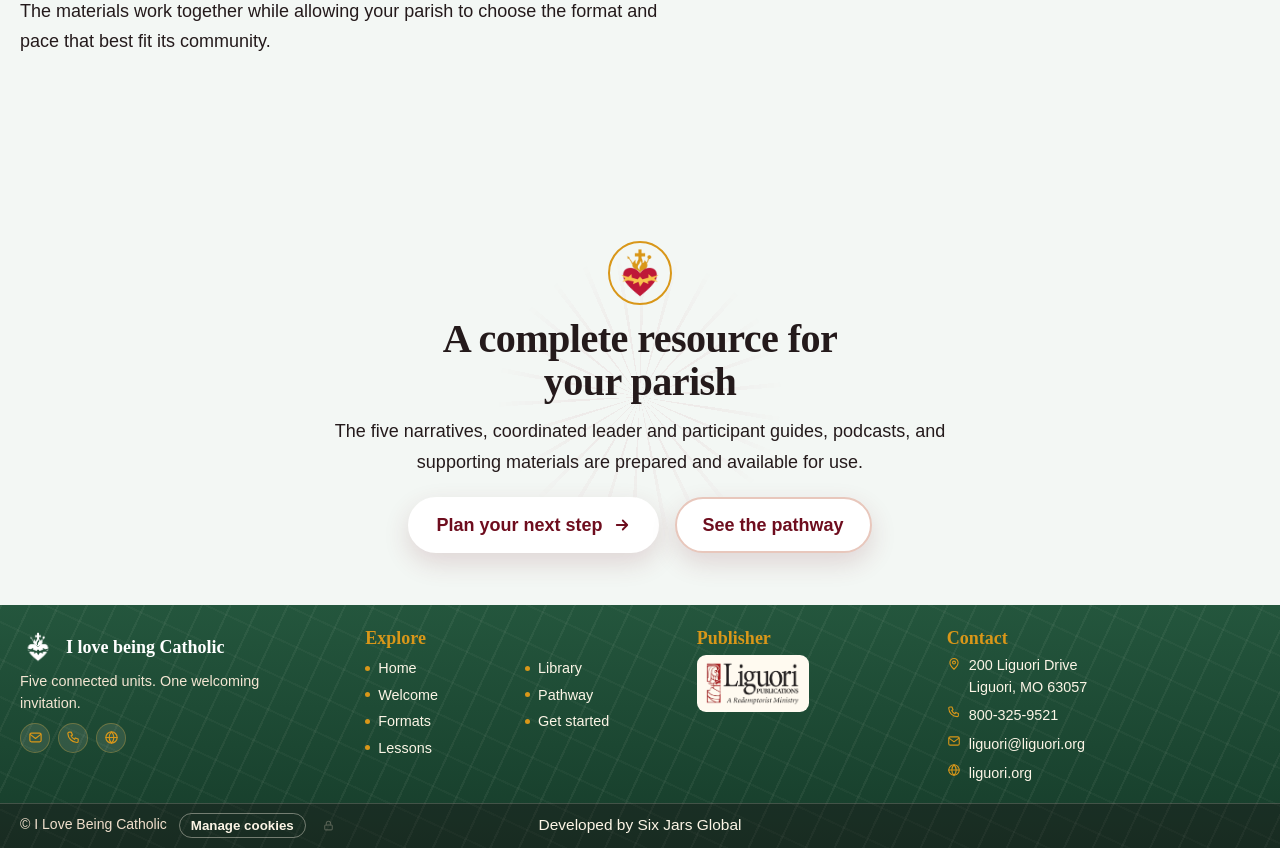
<file: resources.html>
<!DOCTYPE html>
<html lang="en"><head><meta charset="utf-8"><meta name="viewport" content="width=device-width,initial-scale=1,viewport-fit=cover"><meta name="color-scheme" content="light"><meta name="format-detection" content="telephone=no"><meta name="apple-mobile-web-app-capable" content="yes"><meta name="mobile-web-app-capable" content="yes"><meta name="apple-mobile-web-app-status-bar-style" content="default"><meta name="apple-mobile-web-app-title" content="ILBC">
<title>Resources for leaders and participants — I love being Catholic</title><meta name="description" content="The narrative guide, leader guide, participant guide and podcast companion for I Love Being Catholic."><meta name="theme-color" content="#a20e2b">
<meta property="og:title" content="Resources for leaders and participants — I love being Catholic"><meta property="og:description" content="The narrative guide, leader guide, participant guide and podcast companion for I Love Being Catholic."><meta property="og:type" content="website">
<link rel="icon" type="image/png" href="assets/img/favicon.png"><link rel="apple-touch-icon" href="assets/img/apple-touch-icon.png">
<link rel="preload" href="assets/fonts/crimson-pro-latin-wght-normal.woff2" as="font" type="font/woff2" crossorigin>
<link rel="stylesheet" href="assets/css/style.css?v=1795719327"></head><body>
<a class="skip" href="#main">Skip to content</a><div class="progress" aria-hidden="true"></div>
<header class="header"><div class="bar">
<a class="brand" href="index.html" aria-label="I love being Catholic — home"><img src="assets/img/sacred-heart-color-sq.png" alt="" width="46" height="46"><b>I love being Catholic</b></a>
<button class="burger" aria-label="Menu" aria-expanded="false" aria-controls="nav"><span></span><span></span><span></span></button>
<nav class="nav" id="nav" aria-label="Main"><ul><li><a href="index.html">Home</a></li><li><a href="invitation.html">Welcome</a></li><li><a href="settings.html">Formats</a></li><li><a href="units.html">Lessons</a></li><li><a href="resources.html" aria-current="page">Library</a></li><li><a href="beginning.html">Pathway</a></li><li><a class="cta" href="get-started.html">Get started</a></li></ul></nav>
</div></header>
<main id="main">
<section class="page-hero"><div class="bg" data-parallax style="background-image:url(assets/img/prayer.jpg)"></div>
<div class="wrap"><div class="panel"><div class="crumbs"><a href="index.html">Home</a> &nbsp;/&nbsp; Resources</div><h1>Resources for leaders and participants</h1><p>A narrative guide, a leader guide, a participant guide, and podcasts with transcripts.</p></div></div></section>
<section class="section band-w acc2"><div class="wrap"><div class="sec-head"><span class="eyebrow" data-reveal>Prepared and available</span><h2 data-reveal style="--d:.05s">Four resources, one structure</h2><p class="lead" data-reveal style="--d:.1s">The companion resources follow the same unit structure and learning aims. Participants reading at home, facilitators preparing a gathering, and listeners revisiting a topic encounter a consistent explanation of the faith.</p></div>
<div class="grid g2"><article class="card res-card" data-reveal style="--d:0.0s"><div class="ic"><svg viewBox="0 0 24 24" fill="none" stroke="currentColor" stroke-width="1.9" stroke-linecap="round" stroke-linejoin="round" aria-hidden="true"><path d="M4 4.5A1.5 1.5 0 0 1 5.5 3H19v15H6a2 2 0 0 0-2 2zM4 20v1.5h15M9 7.5h6"/></svg></div><h3>The narrative guide</h3><p>The program’s main account of Catholic faith in a welcoming, readable voice. The five narratives develop their subjects through Scripture and authoritative sources, with concrete examples from Catholic life.</p><button class="tog" type="button" aria-expanded="false">Learn more</button><div class="more"><div><ul><li>Five narratives, one for each unit</li><li>Scripture and authoritative sources</li><li>Concrete examples from Catholic life</li><li>References for continued learning</li><li>Connections among the units keep the whole program in view</li></ul></div></div></article><article class="card res-card" data-reveal style="--d:0.1s"><div class="ic"><svg viewBox="0 0 24 24" fill="none" stroke="currentColor" stroke-width="1.9" stroke-linecap="round" stroke-linejoin="round" aria-hidden="true"><circle cx="12" cy="12" r="9"/><path d="M15.8 8.2l-2 5.6-5.6 2 2-5.6z"/></svg></div><h3>The leader guide</h3><p>Equips a priest, formation director, spiritual director, or prepared lay facilitator to lead each gathering.</p><button class="tog" type="button" aria-expanded="false">Learn more</button><div class="more"><div><ul><li>The unit’s purpose</li><li>Essential readings</li><li>A suggested sequence</li><li>Discussion questions</li><li>Optional activities</li><li>Help with common misunderstandings</li><li>Identifies questions that call for further research or the care of a priest or trained pastoral professional</li></ul></div></div></article><article class="card res-card" data-reveal style="--d:0.0s"><div class="ic"><svg viewBox="0 0 24 24" fill="none" stroke="currentColor" stroke-width="1.9" stroke-linecap="round" stroke-linejoin="round" aria-hidden="true"><path d="M4 20h4.2L19.5 8.7a2 2 0 0 0 0-2.8l-1.4-1.4a2 2 0 0 0-2.8 0L4 15.8zM13.5 6.3l4.2 4.2"/></svg></div><h3>The participant guide</h3><p>Key ideas, Scripture and Catechism references, room for notes, reflection questions, and invitations to practice between gatherings.</p><button class="tog" type="button" aria-expanded="false">Learn more</button><div class="more"><div><ul><li>Key ideas</li><li>Scripture and Catechism references</li><li>Room for notes</li><li>Reflection questions</li><li>Invitations to practice between gatherings</li><li>Printable materials and readable digital versions — no smartphone or social media account needed</li></ul></div></div></article><article class="card res-card" data-reveal style="--d:0.1s"><div class="ic"><svg viewBox="0 0 24 24" fill="none" stroke="currentColor" stroke-width="1.9" stroke-linecap="round" stroke-linejoin="round" aria-hidden="true"><path d="M4 15v-3a8 8 0 0 1 16 0v3"/><path d="M4 15h3.2v5H5.5A1.5 1.5 0 0 1 4 18.5zM20 15h-3.2v5h1.7a1.5 1.5 0 0 0 1.5-1.5z"/></svg></div><h3>The podcast companion</h3><p>Short audio episodes introduce or revisit each unit through explanation and conversation. They supplement the written materials, whether participants are preparing for a gathering or reflecting afterward.</p><button class="tog" type="button" aria-expanded="false">Learn more</button><div class="more"><div><ul><li>Short audio episodes for each unit</li><li>Explanation and conversation</li><li>Transcripts accompany the audio</li><li>Source notes accompany the audio</li></ul></div></div></article></div>
<p style="margin-top:36px" data-reveal>The materials work together while allowing your parish to choose the format and pace that best fit its community.</p></div></section>
<section class="cta on-ink"><div class="wrap"><img class="s" src="assets/img/sacred-heart-color-sq.png" alt="" width="110" height="110" data-reveal="zoom">
<h2 data-reveal>A complete resource for your parish</h2><p data-reveal style="--d:.1s">The five narratives, coordinated leader and participant guides, podcasts, and supporting materials are prepared and available for use.</p>
<div class="btns" data-reveal style="--d:.2s"><a class="btn gold" href="get-started.html">Plan your next step<svg viewBox="0 0 24 24" fill="none" stroke="currentColor" stroke-width="2.4" stroke-linecap="round" stroke-linejoin="round" aria-hidden="true"><path d="M5 12h14M13 6l6 6-6 6"/></svg></a><a class="btn light" href="beginning.html">See the pathway</a></div></div></section>
</main>
<footer class="foot"><div class="foot-glow" aria-hidden="true"></div>
<div class="wrap foot-grid">
<div class="foot-brand"><div class="fb"><img src="assets/img/sacred-heart-white-sq.png" alt="" width="72" height="72"><b>I love being Catholic</b></div>
<p>Five connected units. One welcoming invitation.</p>
<div class="foot-ico"><a href="mailto:liguori@liguori.org" aria-label="Email Liguori Publications"><svg viewBox="0 0 24 24" fill="none" stroke="currentColor" stroke-width="1.9" stroke-linecap="round" stroke-linejoin="round" aria-hidden="true"><rect x="3" y="5" width="18" height="14" rx="2.5"/><path d="m3.5 7 8.5 6.5L20.5 7"/></svg></a><a href="tel:+18003259521" aria-label="Call Liguori Publications"><svg viewBox="0 0 24 24" fill="none" stroke="currentColor" stroke-width="1.9" stroke-linecap="round" stroke-linejoin="round" aria-hidden="true"><path d="M5 3.5h3.5l1.8 4.5-2.2 1.4a11 11 0 0 0 5.5 5.5l1.4-2.2 4.5 1.8V18a2 2 0 0 1-2 2A15 15 0 0 1 3 5.5a2 2 0 0 1 2-2z"/></svg></a><a href="https://www.liguori.org" target="_blank" rel="noopener" aria-label="Visit liguori.org"><svg viewBox="0 0 24 24" fill="none" stroke="currentColor" stroke-width="1.9" stroke-linecap="round" stroke-linejoin="round" aria-hidden="true"><circle cx="12" cy="12" r="9"/><path d="M3 12h18M12 3c2.6 2.6 3.8 5.6 3.8 9S14.6 18.4 12 21c-2.6-2.6-3.8-5.6-3.8-9S9.4 5.6 12 3z"/></svg></a></div></div>
<div><h4>Explore</h4><ul class="foot-list"><li><a href="index.html">Home</a></li><li><a href="invitation.html">Welcome</a></li><li><a href="settings.html">Formats</a></li><li><a href="units.html">Lessons</a></li><li><a href="resources.html">Library</a></li><li><a href="beginning.html">Pathway</a></li><li><a href="get-started.html">Get started</a></li></ul></div>
<div><h4>Publisher</h4><img class="lg" src="assets/img/liguori-logo.png" alt="Liguori Publications, A Redemptorist Ministry" width="200" height="94"></div>
<div><h4>Contact</h4><ul class="foot-contact">
<li><svg viewBox="0 0 24 24" fill="none" stroke="currentColor" stroke-width="1.9" stroke-linecap="round" stroke-linejoin="round" aria-hidden="true"><path d="M12 21s7-6.2 7-11.5a7 7 0 0 0-14 0C5 14.8 12 21 12 21z"/><circle cx="12" cy="9.5" r="2.5"/></svg><span>200 Liguori Drive<br>Liguori, MO 63057</span></li>
<li><svg viewBox="0 0 24 24" fill="none" stroke="currentColor" stroke-width="1.9" stroke-linecap="round" stroke-linejoin="round" aria-hidden="true"><path d="M5 3.5h3.5l1.8 4.5-2.2 1.4a11 11 0 0 0 5.5 5.5l1.4-2.2 4.5 1.8V18a2 2 0 0 1-2 2A15 15 0 0 1 3 5.5a2 2 0 0 1 2-2z"/></svg><a href="tel:+18003259521">800-325-9521</a></li>
<li><svg viewBox="0 0 24 24" fill="none" stroke="currentColor" stroke-width="1.9" stroke-linecap="round" stroke-linejoin="round" aria-hidden="true"><rect x="3" y="5" width="18" height="14" rx="2.5"/><path d="m3.5 7 8.5 6.5L20.5 7"/></svg><a href="mailto:liguori@liguori.org">liguori@liguori.org</a></li>
<li><svg viewBox="0 0 24 24" fill="none" stroke="currentColor" stroke-width="1.9" stroke-linecap="round" stroke-linejoin="round" aria-hidden="true"><circle cx="12" cy="12" r="9"/><path d="M3 12h18M12 3c2.6 2.6 3.8 5.6 3.8 9S14.6 18.4 12 21c-2.6-2.6-3.8-5.6-3.8-9S9.4 5.6 12 3z"/></svg><a href="https://www.liguori.org" target="_blank" rel="noopener">liguori.org</a></li></ul></div>
</div>
<div class="foot-bar"><div class="wrap">
<div class="fb-left"><span class="copy">&copy; I Love Being Catholic</span><button type="button" class="cookie-manage">Manage cookies</button><button type="button" class="ed-lock" aria-label="Site editor sign in" title="Site editor"><svg viewBox="0 0 24 24" width="13" height="13" fill="none" stroke="currentColor" stroke-width="2" stroke-linecap="round" aria-hidden="true"><rect x="5" y="11" width="14" height="9" rx="2"/><path d="M8 11V8a4 4 0 0 1 8 0v3"/></svg></button></div>
<div class="credit"><span>Developed by Six Jars Global</span></div>
</div></div></footer>
<div class="cookie" id="cookie" role="dialog" aria-labelledby="ck-t" aria-live="polite" hidden>
<div><b id="ck-t">Cookies and storage</b><p>This site uses only essential browser storage to remember your progress, checklists and cookie choice. It does not use advertising or tracking cookies.</p></div>
<div class="ck-btns"><button type="button" class="btn small" data-ck="all">Accept</button><button type="button" class="btn light small" data-ck="essential">Essential only</button></div></div>
<a class="to-prev" href="index.html" aria-label="Previous page"><svg viewBox="0 0 24 24" fill="none" stroke="currentColor" stroke-width="2.4" stroke-linecap="round" stroke-linejoin="round" aria-hidden="true"><path d="M19 12H5M11 6l-6 6 6 6"/></svg><span class="pv-t">Back</span></a>
<a class="to-next" href="invitation.html" aria-label="Next page"><span class="nx-t">Next</span><svg viewBox="0 0 24 24" width="18" height="18" fill="none" stroke="currentColor" stroke-width="2.4" stroke-linecap="round" stroke-linejoin="round" aria-hidden="true"><path d="M5 12h14M13 6l6 6-6 6"/></svg></a>
<button class="to-top" aria-label="Back to top"><svg viewBox="0 0 24 24" fill="none" stroke="currentColor" stroke-width="2.4" stroke-linecap="round" stroke-linejoin="round" aria-hidden="true"><path d="M12 19V5M6 11l6-6 6 6"/></svg></button>
<script src="assets/js/main.js?v=1795719327"></script>
<script src="assets/js/admin.js?v=1795719327" defer></script></body></html>
</file>
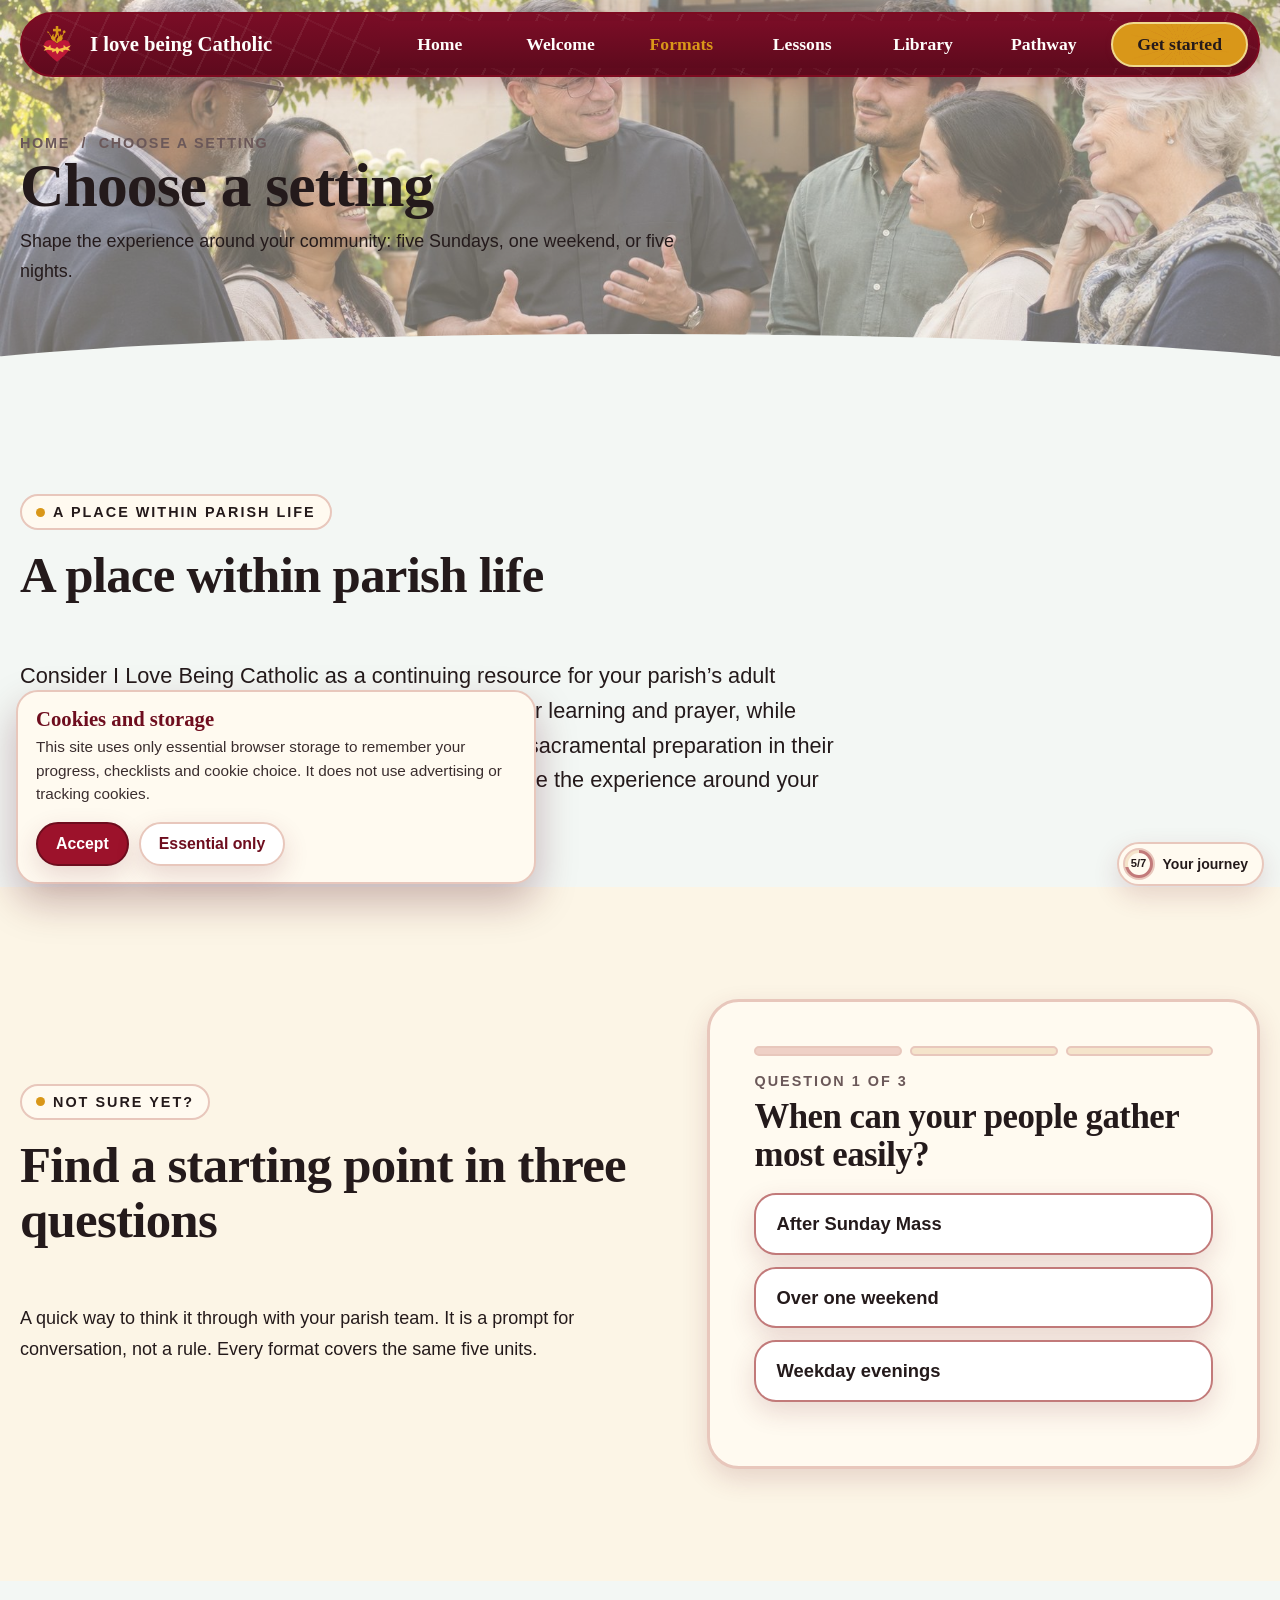
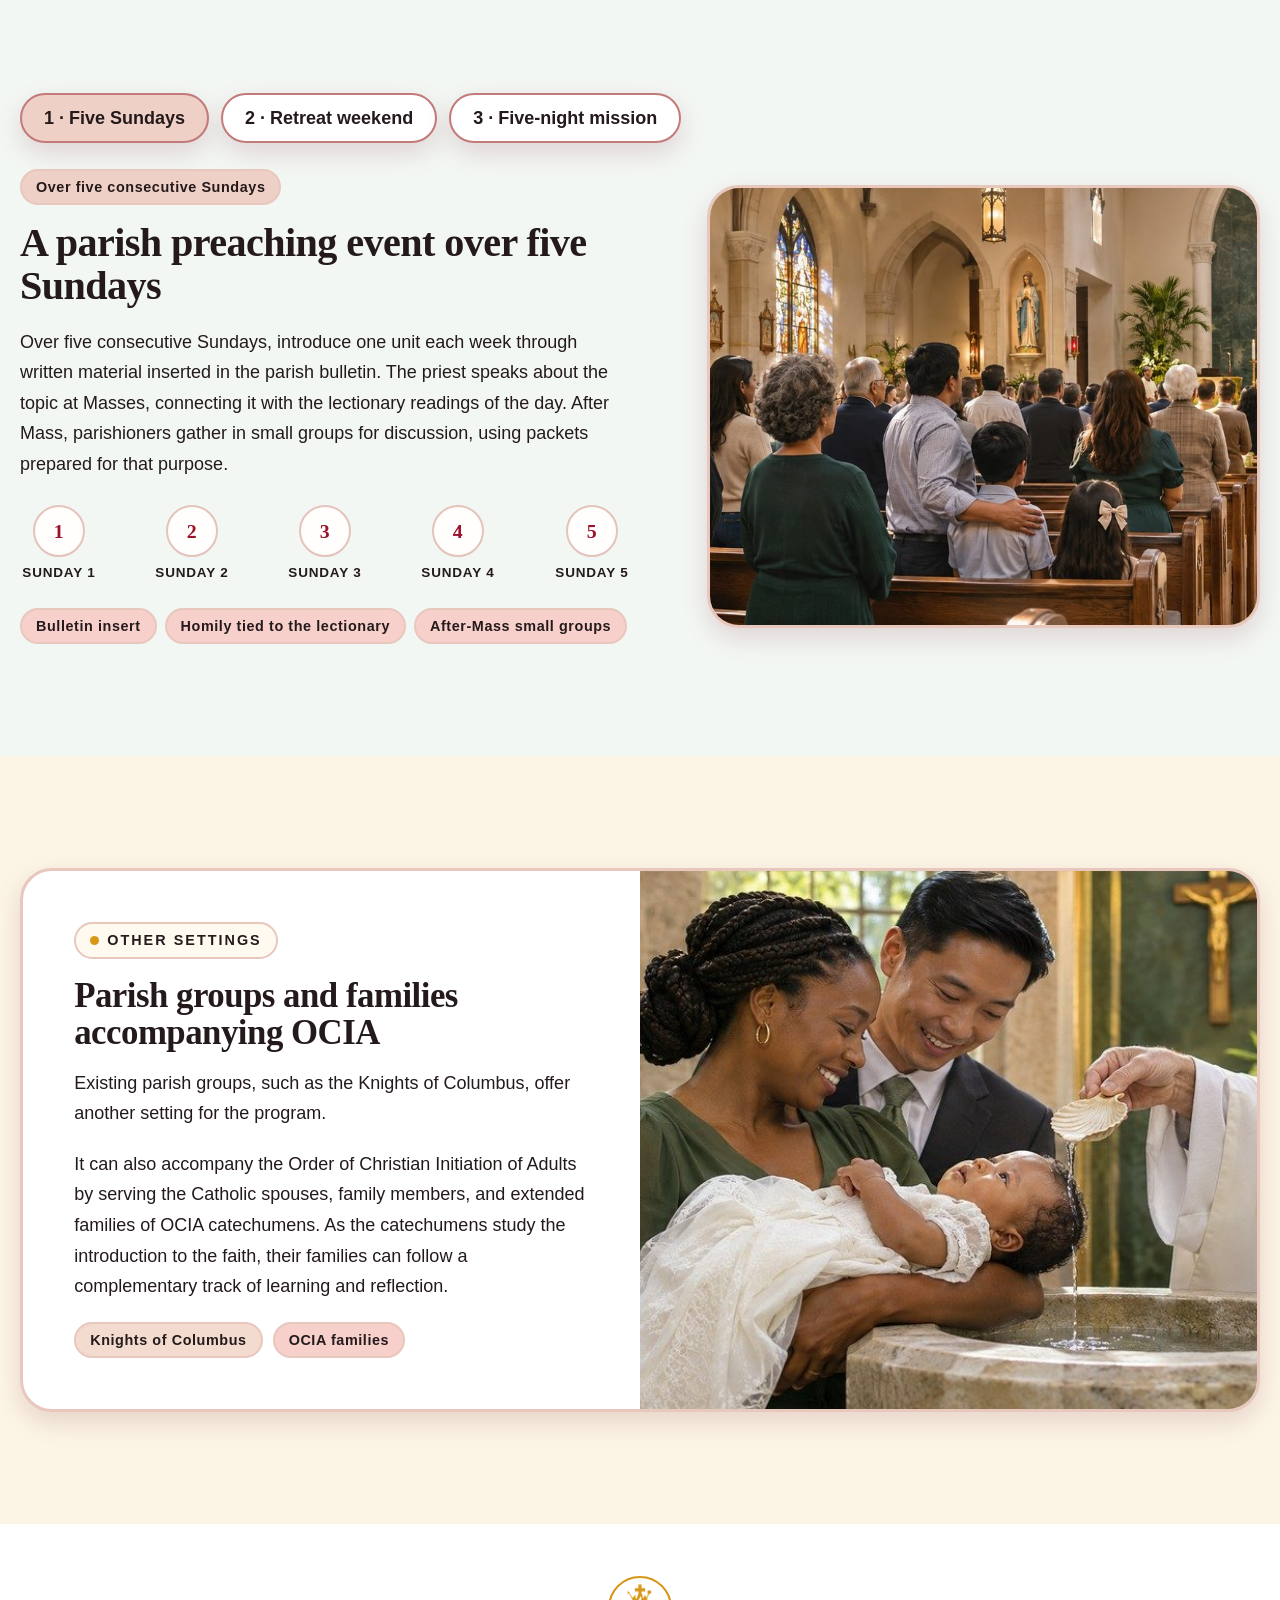
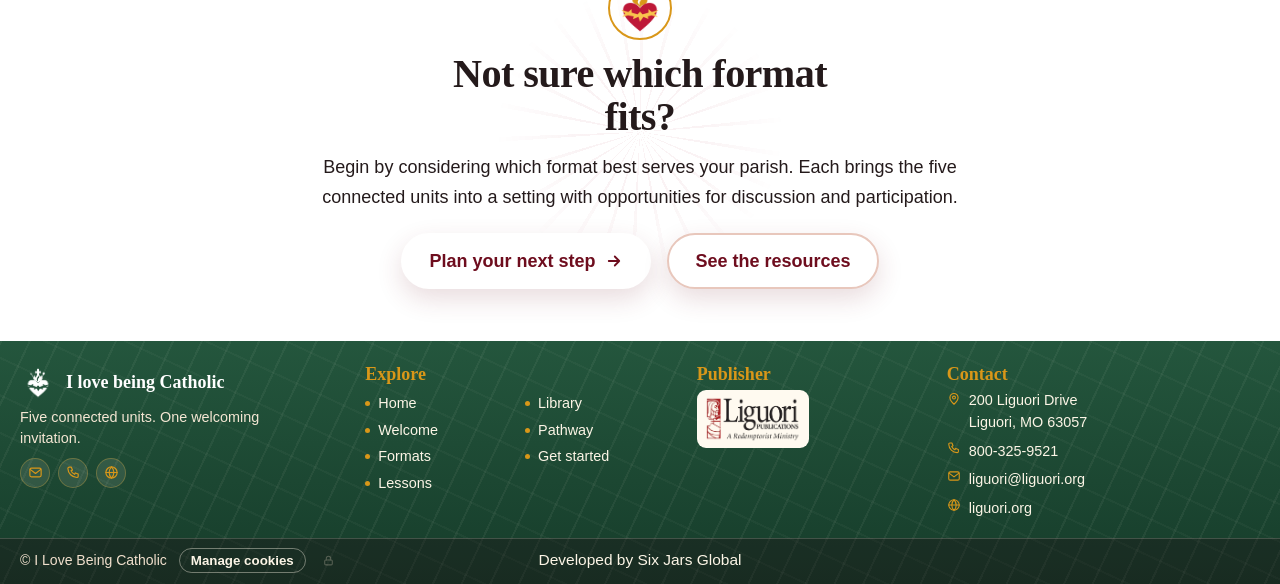
<file: settings.html>
<!DOCTYPE html>
<html lang="en"><head><meta charset="utf-8"><meta name="viewport" content="width=device-width,initial-scale=1,viewport-fit=cover"><meta name="color-scheme" content="light"><meta name="format-detection" content="telephone=no"><meta name="apple-mobile-web-app-capable" content="yes"><meta name="mobile-web-app-capable" content="yes"><meta name="apple-mobile-web-app-status-bar-style" content="default"><meta name="apple-mobile-web-app-title" content="ILBC">
<title>Choose a setting — I love being Catholic</title><meta name="description" content="Three ways to bring I Love Being Catholic to your parish: a five-Sunday preaching event, a retreat weekend, or a five-night mission."><meta name="theme-color" content="#a20e2b">
<meta property="og:title" content="Choose a setting — I love being Catholic"><meta property="og:description" content="Three ways to bring I Love Being Catholic to your parish: a five-Sunday preaching event, a retreat weekend, or a five-night mission."><meta property="og:type" content="website">
<link rel="icon" type="image/png" href="assets/img/favicon.png"><link rel="apple-touch-icon" href="assets/img/apple-touch-icon.png">
<link rel="preload" href="assets/fonts/crimson-pro-latin-wght-normal.woff2" as="font" type="font/woff2" crossorigin>
<link rel="stylesheet" href="assets/css/style.css?v=1795719555"></head><body>
<a class="skip" href="#main">Skip to content</a><div class="progress" aria-hidden="true"></div>
<header class="header"><div class="bar">
<a class="brand" href="index.html" aria-label="I love being Catholic — home"><img src="assets/img/sacred-heart-color-sq.png" alt="" width="46" height="46"><b>I love being Catholic</b></a>
<button class="burger" aria-label="Menu" aria-expanded="false" aria-controls="nav"><span></span><span></span><span></span></button>
<nav class="nav" id="nav" aria-label="Main"><ul><li><a href="index.html">Home</a></li><li><a href="invitation.html">Welcome</a></li><li><a href="settings.html" aria-current="page">Formats</a></li><li><a href="units.html">Lessons</a></li><li><a href="resources.html">Library</a></li><li><a href="beginning.html">Pathway</a></li><li><a class="cta" href="get-started.html">Get started</a></li></ul></nav>
</div></header>
<main id="main">
<section class="page-hero"><div class="bg" data-parallax style="background-image:url(assets/img/priest.jpg)"></div>
<div class="wrap"><div class="panel"><div class="crumbs"><a href="index.html">Home</a> &nbsp;/&nbsp; Choose a setting</div><h1>Choose a setting</h1><p>Shape the experience around your community: five Sundays, one weekend, or five nights.</p></div></div></section>
<section class="section band-w acc2" style="padding-bottom:30px"><div class="wrap"><div class="sec-head"><div class="sec-head"><span class="eyebrow" data-reveal>A place within parish life</span><h2 data-reveal style="--d:.05s">A place within parish life</h2></div></div>
<p class="lead" data-reveal style="max-width:70ch">Consider I Love Being Catholic as a continuing resource for your parish’s adult formation. It can complement existing opportunities for learning and prayer, while leaving the Order of Christian Initiation of Adults and sacramental preparation in their proper roles. At least three formats offer ways to shape the experience around your community.</p></div></section>

<section class="section band-m acc3"><div class="wrap split">
<div><div class="sec-head"><span class="eyebrow" data-reveal>Not sure yet?</span><h2 data-reveal style="--d:.05s">Find a starting point in three questions</h2></div><p data-reveal>A quick way to think it through with your parish team. It is a prompt for conversation, not a rule. Every format covers the same five units.</p></div>
<div class="quiz" data-reveal="right"><div class="quiz-body"></div></div></div></section>

<section class="section band-w acc1"><div class="wrap">
<div class="fmt-tabs" role="tablist" aria-label="Formats"><button class="fmt-tab" role="tab" data-f="sundays">1 · Five Sundays</button><button class="fmt-tab" role="tab" data-f="retreat">2 · Retreat weekend</button><button class="fmt-tab" role="tab" data-f="mission">3 · Five-night mission</button></div>
<div class="fmt-panel" data-f="sundays" id="sundays" role="tabpanel"><div class="split"><div><span class="sticker gold" style="--rot:-2deg">Over five consecutive Sundays</span><h3 style="font-size:clamp(1.6rem,3vw,2.3rem);margin-top:16px">A parish preaching event over five Sundays</h3><p>Over five consecutive Sundays, introduce one unit each week through written material inserted in the parish bulletin. The priest speaks about the topic at Masses, connecting it with the lectionary readings of the day. After Mass, parishioners gather in small groups for discussion, using packets prepared for that purpose.</p><div class="sched"><div class="dot" style="--k:0"><i>1</i>Sunday 1</div><div class="dot" style="--k:1"><i>2</i>Sunday 2</div><div class="dot" style="--k:2"><i>3</i>Sunday 3</div><div class="dot" style="--k:3"><i>4</i>Sunday 4</div><div class="dot" style="--k:4"><i>5</i>Sunday 5</div></div><div style="display:flex;gap:8px;flex-wrap:wrap"><span class="sticker">Bulletin insert</span><span class="sticker">Homily tied to the lectionary</span><span class="sticker">After-Mass small groups</span></div></div>
<div class="photo" style="--rot:2deg"><img src="assets/img/congregation.jpg" alt="A congregation at Mass" loading="lazy"></div></div></div>
<div class="fmt-panel" data-f="retreat" id="retreat" role="tabpanel"><div class="split"><div><span class="sticker gold" style="--rot:-2deg">One weekend, in your own parish</span><h3 style="font-size:clamp(1.6rem,3vw,2.3rem);margin-top:16px">A parish retreat weekend</h3><p>Present the five units over one parish retreat weekend: one presentation and discussion on Friday evening, three presentations with discussion on Saturday, and the concluding presentation and discussion on Sunday. Parishioners come together in their own parish for a weekend of learning and conversation with fellow parishioners.</p><div class="wk"><div><b>1</b><small>Friday evening</small></div><div class="hi"><b>3</b><small>Saturdays</small></div><div><b>1</b><small>Sunday (concluding)</small></div></div></div>
<div class="photo" style="--rot:-2deg"><img src="assets/img/discussion.jpg" alt="Parishioners in discussion around a table" loading="lazy"></div></div></div>
<div class="fmt-panel" data-f="mission" id="mission" role="tabpanel"><div class="split"><div><span class="sticker gold" style="--rot:-2deg">Five nights with a missionary</span><h3 style="font-size:clamp(1.6rem,3vw,2.3rem);margin-top:16px">A parish mission over five nights</h3><p>Invite a missionary to offer the main subject for consideration on each of five nights. The mission includes written material, discussion material, and participant material. Each presentation takes place within a liturgical or paraliturgical service consisting of hymns, music, and prayers.</p><div class="sched"><div class="dot" style="--k:0"><i>1</i>Night 1</div><div class="dot" style="--k:1"><i>2</i>Night 2</div><div class="dot" style="--k:2"><i>3</i>Night 3</div><div class="dot" style="--k:3"><i>4</i>Night 4</div><div class="dot" style="--k:4"><i>5</i>Night 5</div></div><div style="display:flex;gap:8px;flex-wrap:wrap"><span class="sticker">Written material</span><span class="sticker">Discussion material</span><span class="sticker">Participant material</span></div></div>
<div class="photo" style="--rot:2deg"><img src="assets/img/prayer.jpg" alt="Parishioners seated in the pews in prayer, with a statue of Mary behind them" loading="lazy"></div></div></div>
</div></section>

<section class="section band-m acc2"><div class="wrap"><div class="ocia" data-reveal><div class="txt"><span class="eyebrow" >Other settings</span><h3 style="font-size:clamp(1.5rem,2.6vw,2.1rem)">Parish groups and families accompanying OCIA</h3>
<p>Existing parish groups, such as the Knights of Columbus, offer another setting for the program.</p>
<p>It can also accompany the Order of Christian Initiation of Adults by serving the Catholic spouses, family members, and extended families of OCIA catechumens. As the catechumens study the introduction to the faith, their families can follow a complementary track of learning and reflection.</p>
<div style="display:flex;gap:10px;flex-wrap:wrap"><span class="sticker gold">Knights of Columbus</span><span class="sticker">OCIA families</span></div></div><div class="img" role="img" aria-label="A family gathered around a baptism"></div></div></div></section>

<section class="cta on-ink"><div class="wrap"><img class="s" src="assets/img/sacred-heart-color-sq.png" alt="" width="110" height="110" data-reveal="zoom">
<h2 data-reveal>Not sure which format fits?</h2><p data-reveal style="--d:.1s">Begin by considering which format best serves your parish. Each brings the five connected units into a setting with opportunities for discussion and participation.</p>
<div class="btns" data-reveal style="--d:.2s"><a class="btn gold" href="get-started.html">Plan your next step<svg viewBox="0 0 24 24" fill="none" stroke="currentColor" stroke-width="2.4" stroke-linecap="round" stroke-linejoin="round" aria-hidden="true"><path d="M5 12h14M13 6l6 6-6 6"/></svg></a><a class="btn light" href="resources.html">See the resources</a></div></div></section>
</main>
<footer class="foot"><div class="foot-glow" aria-hidden="true"></div>
<div class="wrap foot-grid">
<div class="foot-brand"><div class="fb"><img src="assets/img/sacred-heart-white-sq.png" alt="" width="72" height="72"><b>I love being Catholic</b></div>
<p>Five connected units. One welcoming invitation.</p>
<div class="foot-ico"><a href="mailto:liguori@liguori.org" aria-label="Email Liguori Publications"><svg viewBox="0 0 24 24" fill="none" stroke="currentColor" stroke-width="1.9" stroke-linecap="round" stroke-linejoin="round" aria-hidden="true"><rect x="3" y="5" width="18" height="14" rx="2.5"/><path d="m3.5 7 8.5 6.5L20.5 7"/></svg></a><a href="tel:+18003259521" aria-label="Call Liguori Publications"><svg viewBox="0 0 24 24" fill="none" stroke="currentColor" stroke-width="1.9" stroke-linecap="round" stroke-linejoin="round" aria-hidden="true"><path d="M5 3.5h3.5l1.8 4.5-2.2 1.4a11 11 0 0 0 5.5 5.5l1.4-2.2 4.5 1.8V18a2 2 0 0 1-2 2A15 15 0 0 1 3 5.5a2 2 0 0 1 2-2z"/></svg></a><a href="https://www.liguori.org" target="_blank" rel="noopener" aria-label="Visit liguori.org"><svg viewBox="0 0 24 24" fill="none" stroke="currentColor" stroke-width="1.9" stroke-linecap="round" stroke-linejoin="round" aria-hidden="true"><circle cx="12" cy="12" r="9"/><path d="M3 12h18M12 3c2.6 2.6 3.8 5.6 3.8 9S14.6 18.4 12 21c-2.6-2.6-3.8-5.6-3.8-9S9.4 5.6 12 3z"/></svg></a></div></div>
<div><h4>Explore</h4><ul class="foot-list"><li><a href="index.html">Home</a></li><li><a href="invitation.html">Welcome</a></li><li><a href="settings.html">Formats</a></li><li><a href="units.html">Lessons</a></li><li><a href="resources.html">Library</a></li><li><a href="beginning.html">Pathway</a></li><li><a href="get-started.html">Get started</a></li></ul></div>
<div><h4>Publisher</h4><img class="lg" src="assets/img/liguori-logo.png" alt="Liguori Publications, A Redemptorist Ministry" width="200" height="94"></div>
<div><h4>Contact</h4><ul class="foot-contact">
<li><svg viewBox="0 0 24 24" fill="none" stroke="currentColor" stroke-width="1.9" stroke-linecap="round" stroke-linejoin="round" aria-hidden="true"><path d="M12 21s7-6.2 7-11.5a7 7 0 0 0-14 0C5 14.8 12 21 12 21z"/><circle cx="12" cy="9.5" r="2.5"/></svg><span>200 Liguori Drive<br>Liguori, MO 63057</span></li>
<li><svg viewBox="0 0 24 24" fill="none" stroke="currentColor" stroke-width="1.9" stroke-linecap="round" stroke-linejoin="round" aria-hidden="true"><path d="M5 3.5h3.5l1.8 4.5-2.2 1.4a11 11 0 0 0 5.5 5.5l1.4-2.2 4.5 1.8V18a2 2 0 0 1-2 2A15 15 0 0 1 3 5.5a2 2 0 0 1 2-2z"/></svg><a href="tel:+18003259521">800-325-9521</a></li>
<li><svg viewBox="0 0 24 24" fill="none" stroke="currentColor" stroke-width="1.9" stroke-linecap="round" stroke-linejoin="round" aria-hidden="true"><rect x="3" y="5" width="18" height="14" rx="2.5"/><path d="m3.5 7 8.5 6.5L20.5 7"/></svg><a href="mailto:liguori@liguori.org">liguori@liguori.org</a></li>
<li><svg viewBox="0 0 24 24" fill="none" stroke="currentColor" stroke-width="1.9" stroke-linecap="round" stroke-linejoin="round" aria-hidden="true"><circle cx="12" cy="12" r="9"/><path d="M3 12h18M12 3c2.6 2.6 3.8 5.6 3.8 9S14.6 18.4 12 21c-2.6-2.6-3.8-5.6-3.8-9S9.4 5.6 12 3z"/></svg><a href="https://www.liguori.org" target="_blank" rel="noopener">liguori.org</a></li></ul></div>
</div>
<div class="foot-bar"><div class="wrap">
<div class="fb-left"><span class="copy">&copy; I Love Being Catholic</span><button type="button" class="cookie-manage">Manage cookies</button><button type="button" class="ed-lock" aria-label="Site editor sign in" title="Site editor"><svg viewBox="0 0 24 24" width="13" height="13" fill="none" stroke="currentColor" stroke-width="2" stroke-linecap="round" aria-hidden="true"><rect x="5" y="11" width="14" height="9" rx="2"/><path d="M8 11V8a4 4 0 0 1 8 0v3"/></svg></button></div>
<div class="credit"><span>Developed by Six Jars Global</span></div>
</div></div></footer>
<div class="cookie" id="cookie" role="dialog" aria-labelledby="ck-t" aria-live="polite" hidden>
<div><b id="ck-t">Cookies and storage</b><p>This site uses only essential browser storage to remember your progress, checklists and cookie choice. It does not use advertising or tracking cookies.</p></div>
<div class="ck-btns"><button type="button" class="btn small" data-ck="all">Accept</button><button type="button" class="btn light small" data-ck="essential">Essential only</button></div></div>
<a class="to-prev" href="index.html" aria-label="Previous page"><svg viewBox="0 0 24 24" fill="none" stroke="currentColor" stroke-width="2.4" stroke-linecap="round" stroke-linejoin="round" aria-hidden="true"><path d="M19 12H5M11 6l-6 6 6 6"/></svg><span class="pv-t">Back</span></a>
<a class="to-next" href="invitation.html" aria-label="Next page"><span class="nx-t">Next</span><svg viewBox="0 0 24 24" width="18" height="18" fill="none" stroke="currentColor" stroke-width="2.4" stroke-linecap="round" stroke-linejoin="round" aria-hidden="true"><path d="M5 12h14M13 6l6 6-6 6"/></svg></a>
<button class="to-top" aria-label="Back to top"><svg viewBox="0 0 24 24" fill="none" stroke="currentColor" stroke-width="2.4" stroke-linecap="round" stroke-linejoin="round" aria-hidden="true"><path d="M12 19V5M6 11l6-6 6 6"/></svg></button>
<script src="assets/js/main.js?v=1795719555"></script>
<script src="assets/js/admin.js?v=1795719555" defer></script></body></html>
</file>
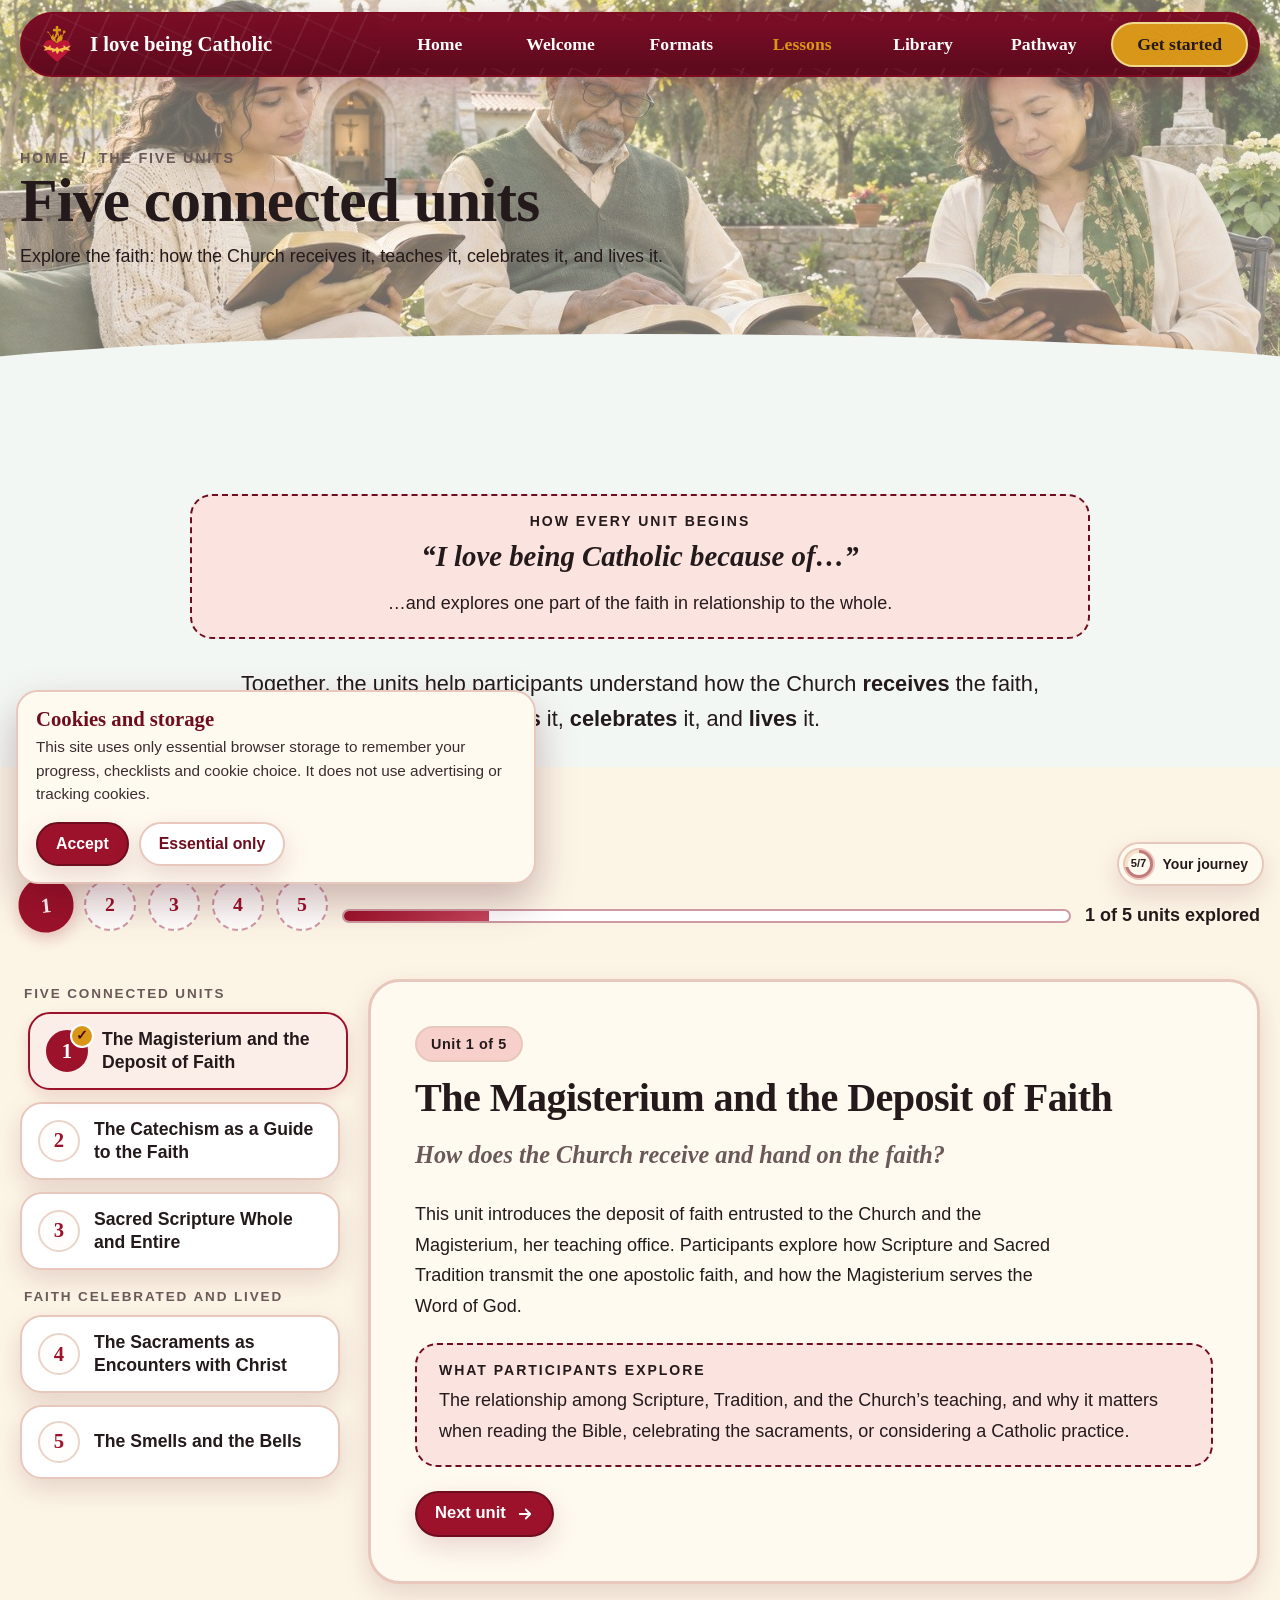
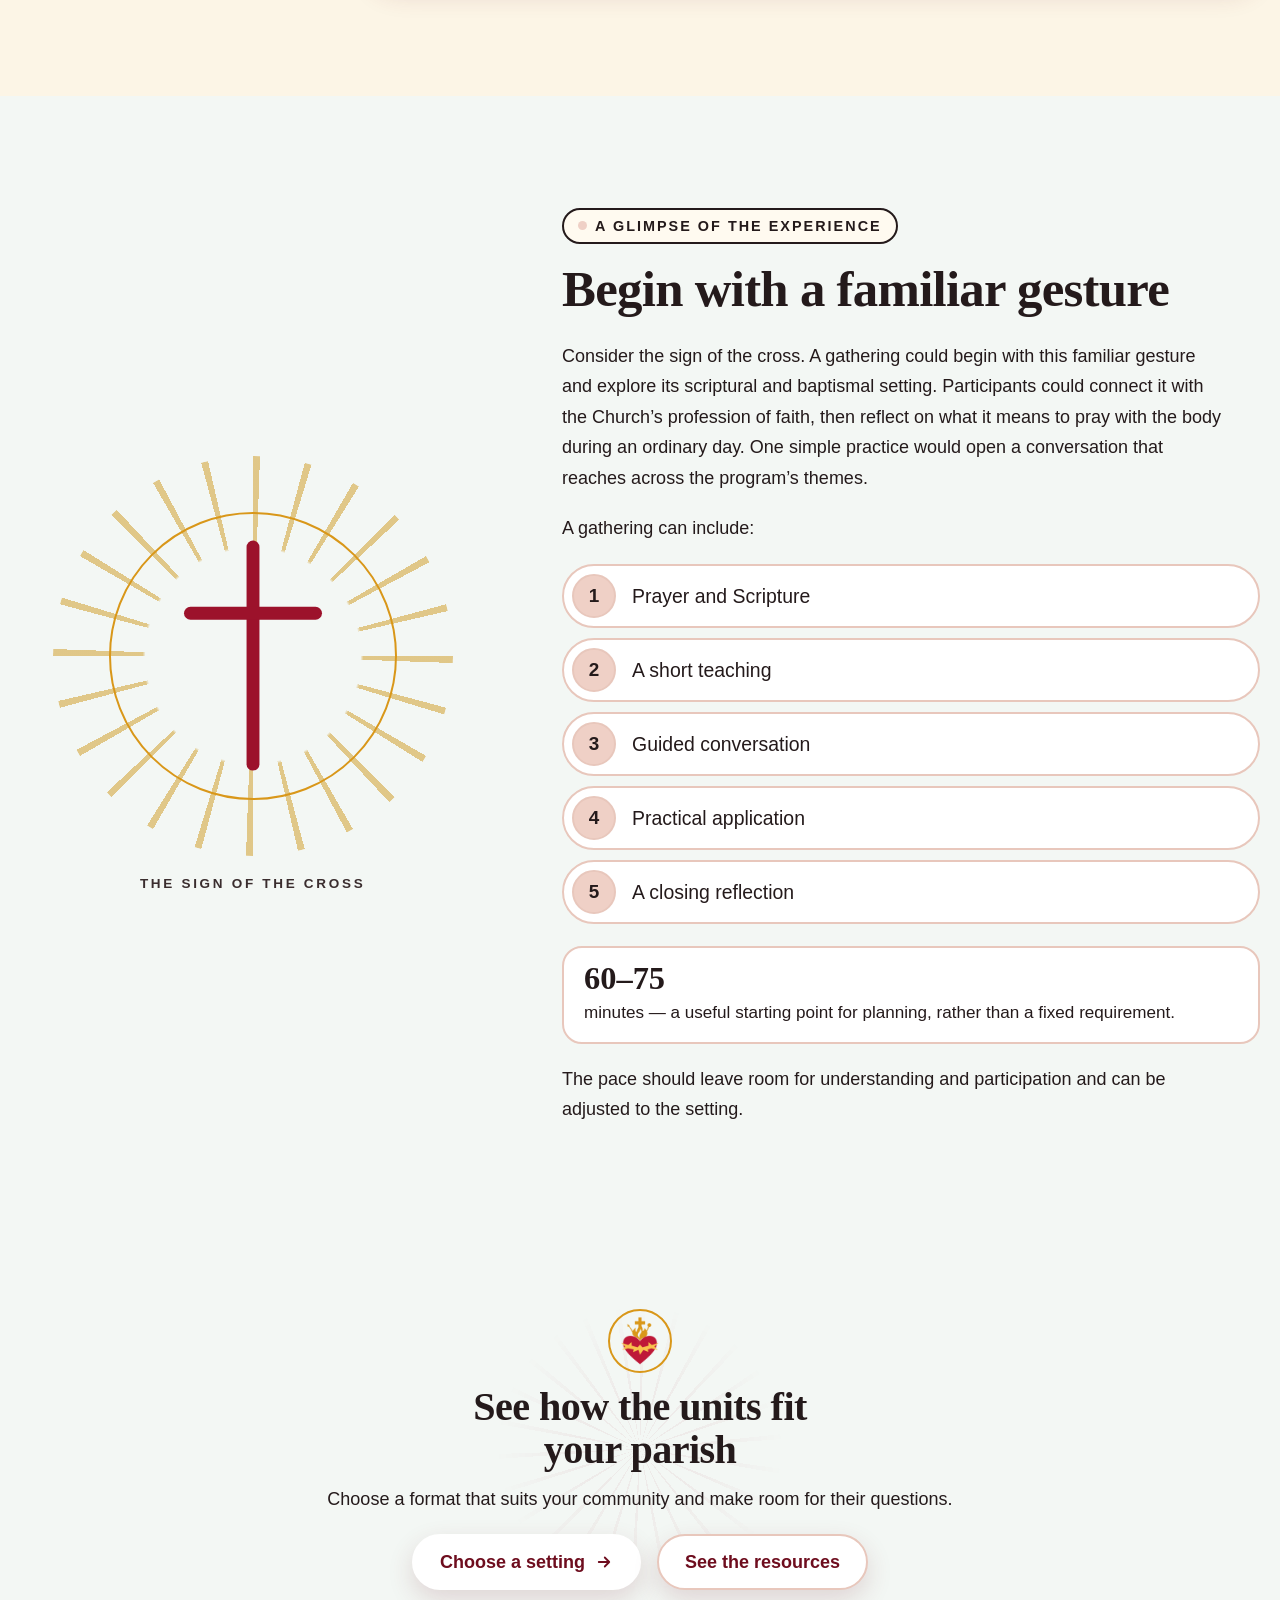
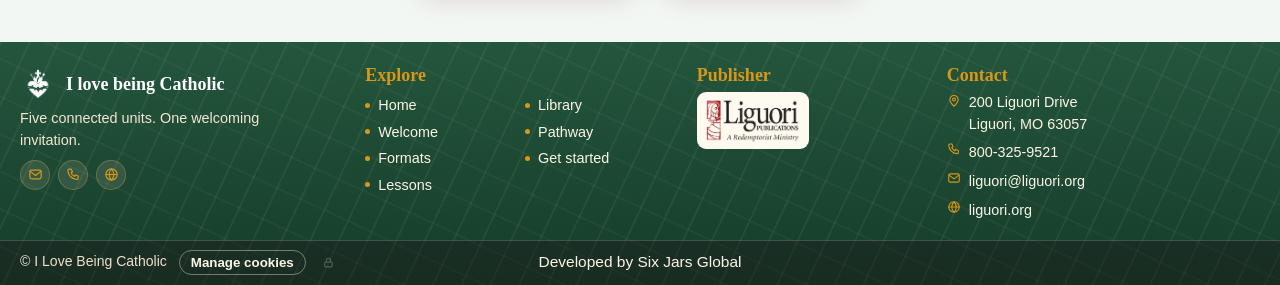
<file: units.html>
<!DOCTYPE html>
<html lang="en"><head><meta charset="utf-8"><meta name="viewport" content="width=device-width,initial-scale=1,viewport-fit=cover"><meta name="color-scheme" content="light"><meta name="format-detection" content="telephone=no"><meta name="apple-mobile-web-app-capable" content="yes"><meta name="mobile-web-app-capable" content="yes"><meta name="apple-mobile-web-app-status-bar-style" content="default"><meta name="apple-mobile-web-app-title" content="ILBC">
<title>The five connected units — I love being Catholic</title><meta name="description" content="Five connected units: the Magisterium, the Catechism, Sacred Scripture, the Sacraments, and the Smells and Bells of Catholic life."><meta name="theme-color" content="#a20e2b">
<meta property="og:title" content="The five connected units — I love being Catholic"><meta property="og:description" content="Five connected units: the Magisterium, the Catechism, Sacred Scripture, the Sacraments, and the Smells and Bells of Catholic life."><meta property="og:type" content="website">
<link rel="icon" type="image/png" href="assets/img/favicon.png"><link rel="apple-touch-icon" href="assets/img/apple-touch-icon.png">
<link rel="preload" href="assets/fonts/crimson-pro-latin-wght-normal.woff2" as="font" type="font/woff2" crossorigin>
<link rel="stylesheet" href="assets/css/style.css?v=1795719327"></head><body>
<a class="skip" href="#main">Skip to content</a><div class="progress" aria-hidden="true"></div>
<header class="header"><div class="bar">
<a class="brand" href="index.html" aria-label="I love being Catholic — home"><img src="assets/img/sacred-heart-color-sq.png" alt="" width="46" height="46"><b>I love being Catholic</b></a>
<button class="burger" aria-label="Menu" aria-expanded="false" aria-controls="nav"><span></span><span></span><span></span></button>
<nav class="nav" id="nav" aria-label="Main"><ul><li><a href="index.html">Home</a></li><li><a href="invitation.html">Welcome</a></li><li><a href="settings.html">Formats</a></li><li><a href="units.html" aria-current="page">Lessons</a></li><li><a href="resources.html">Library</a></li><li><a href="beginning.html">Pathway</a></li><li><a class="cta" href="get-started.html">Get started</a></li></ul></nav>
</div></header>
<main id="main">
<section class="page-hero"><div class="bg" data-parallax style="background-image:url(assets/img/scripture.jpg)"></div>
<div class="wrap"><div class="panel"><div class="crumbs"><a href="index.html">Home</a> &nbsp;/&nbsp; The five units</div><h1>Five connected units</h1><p>Explore the faith: how the Church receives it, teaches it, celebrates it, and lives it.</p></div></div></section>
<section class="section band-w acc2" style="padding-bottom:30px"><div class="wrap" style="max-width:900px"><div class="callout" data-reveal style="text-align:center;margin:0"><b>How every unit begins</b><span style="font:italic 600 clamp(1.2rem,2.4vw,1.6rem)/1.4 var(--serif)">“I love being Catholic because of…”</span><p style="margin:12px auto 0">…and explores one part of the faith in relationship to the whole.</p></div>
<p class="lead" data-reveal style="text-align:center;margin:28px auto 0">Together, the units help participants understand how the Church <b>receives</b> the faith, <b>teaches</b> it, <b>celebrates</b> it, and <b>lives</b> it.</p></div></section>
<section class="section band-m acc3"><div class="wrap">
<div class="meter-row" data-units-meter><div class="badges" aria-hidden="true"><span class="badge" data-u="1" title="Unit 1">1</span><span class="badge" data-u="2" title="Unit 2">2</span><span class="badge" data-u="3" title="Unit 3">3</span><span class="badge" data-u="4" title="Unit 4">4</span><span class="badge" data-u="5" title="Unit 5">5</span></div><div class="bar-meter"><i></i></div><span class="mtxt">0 of 5 units explored</span></div>
<div class="units-board"><div class="step-list" role="tablist" aria-label="Units"><span class="step-group">Five connected units</span><button class="step-btn" role="tab" data-u="1" aria-selected="false"><span class="n">1</span><span>The Magisterium and the Deposit of Faith</span></button><button class="step-btn" role="tab" data-u="2" aria-selected="false"><span class="n">2</span><span>The Catechism as a Guide to the Faith</span></button><button class="step-btn" role="tab" data-u="3" aria-selected="false"><span class="n">3</span><span>Sacred Scripture Whole and Entire</span></button><span class="step-group">Faith celebrated and lived</span><button class="step-btn" role="tab" data-u="4" aria-selected="false"><span class="n">4</span><span>The Sacraments as Encounters with Christ</span></button><button class="step-btn" role="tab" data-u="5" aria-selected="false"><span class="n">5</span><span>The Smells and the Bells</span></button></div><div><article class="unit-panel" data-u="1" role="tabpanel" id="u1"><span class="sticker" style="--rot:-2deg">Unit 1 of 5</span><h2 style="font-size:clamp(1.6rem,3vw,2.4rem);margin-top:14px">The Magisterium and the Deposit of Faith</h2>
<p class="q">How does the Church receive and hand on the faith?</p><p>This unit introduces the deposit of faith entrusted to the Church and the Magisterium, her teaching office. Participants explore how Scripture and Sacred Tradition transmit the one apostolic faith, and how the Magisterium serves the Word of God.</p><div class="callout"><b>What participants explore</b>The relationship among Scripture, Tradition, and the Church’s teaching, and why it matters when reading the Bible, celebrating the sacraments, or considering a Catholic practice.</div><div style="margin-top:24px"><button class="btn small" type="button" data-next-unit="2">Next unit<svg viewBox="0 0 24 24" fill="none" stroke="currentColor" stroke-width="2.4" stroke-linecap="round" stroke-linejoin="round" aria-hidden="true"><path d="M5 12h14M13 6l6 6-6 6"/></svg></button></div></article><article class="unit-panel" data-u="2" role="tabpanel" id="u2" hidden><span class="sticker" style="--rot:-2deg">Unit 2 of 5</span><h2 style="font-size:clamp(1.6rem,3vw,2.4rem);margin-top:14px">The Catechism as a Guide to the Faith</h2>
<p class="q">The Catechism of the Catholic Church offers a coherent account of what Catholics believe, celebrate, live, and pray.</p><p>This unit helps participants become comfortable using it as a guide, following a question from its biblical foundations to the Church’s teaching and its place in daily life.</p><div class="callout"><b>What participants explore</b>How to find a teaching, read it in context, and recognize its connections with worship, moral life, and prayer.</div><div style="margin-top:24px"><button class="btn small" type="button" data-next-unit="3">Next unit<svg viewBox="0 0 24 24" fill="none" stroke="currentColor" stroke-width="2.4" stroke-linecap="round" stroke-linejoin="round" aria-hidden="true"><path d="M5 12h14M13 6l6 6-6 6"/></svg></button></div></article><article class="unit-panel" data-u="3" role="tabpanel" id="u3" hidden><span class="sticker" style="--rot:-2deg">Unit 3 of 5</span><h2 style="font-size:clamp(1.6rem,3vw,2.4rem);margin-top:14px">Sacred Scripture Whole and Entire</h2>
<p class="q">The Bible is received and read within the Church’s living Tradition.</p><p>This unit introduces ways of reading inspired Scripture that attend to literary form, historical setting, the unity of the Bible, and the coherence of faith. A passage heard at Mass becomes an invitation to discover its wider meaning.</p><div class="callout"><b>What participants explore</b>How to read a passage in context, recognize the limits of an isolated quotation, and connect the Word proclaimed in the liturgy with doctrine and sacramental life.</div><div style="margin-top:24px"><button class="btn small" type="button" data-next-unit="4">Next unit<svg viewBox="0 0 24 24" fill="none" stroke="currentColor" stroke-width="2.4" stroke-linecap="round" stroke-linejoin="round" aria-hidden="true"><path d="M5 12h14M13 6l6 6-6 6"/></svg></button></div></article><article class="unit-panel" data-u="4" role="tabpanel" id="u4" hidden><span class="sticker" style="--rot:-2deg">Unit 4 of 5</span><h2 style="font-size:clamp(1.6rem,3vw,2.4rem);margin-top:14px">The Sacraments as Encounters with Christ</h2>
<p class="q">The seven sacraments are encounters with Jesus Christ, who acts through these effective signs of grace.</p><p>This unit explores their signs and words and the place of each sacrament in Catholic life. Speaking of Christ as “the Sacrament” points to him as their source, not to an eighth sacrament.</p><div class="callout"><b>What participants explore</b>The seven sacraments, their relationship to Christ’s action, and the connections among Scripture, the Church’s teaching, sacramental celebration, and daily discipleship.</div><div style="margin-top:24px"><button class="btn small" type="button" data-next-unit="5">Next unit<svg viewBox="0 0 24 24" fill="none" stroke="currentColor" stroke-width="2.4" stroke-linecap="round" stroke-linejoin="round" aria-hidden="true"><path d="M5 12h14M13 6l6 6-6 6"/></svg></button></div></article><article class="unit-panel" data-u="5" role="tabpanel" id="u5" hidden><span class="sticker" style="--rot:-2deg">Unit 5 of 5</span><h2 style="font-size:clamp(1.6rem,3vw,2.4rem);margin-top:14px">The Smells and the Bells</h2>
<p class="q">Catholic life engages the senses through prayer, ritual, disciplines, and customs.</p><p>This unit explores liturgy, sacramentals, devotions, the Church year, and local practices. Participants consider how these expressions of faith nourish prayer and lead toward charity and everyday discipleship.</p><div class="callout"><b>What participants explore</b>The distinction among a sacrament, a sacramental, and a devotion, and the difference between the Church’s shared faith and customs that can vary across times and places.</div><div style="margin-top:24px"><a class="btn small" href="#glimpse">See a glimpse of the experience<svg viewBox="0 0 24 24" fill="none" stroke="currentColor" stroke-width="2.4" stroke-linecap="round" stroke-linejoin="round" aria-hidden="true"><path d="M5 12h14M13 6l6 6-6 6"/></svg></a></div></article></div></div></div></section>

<section class="section band-w acc1 on-ink" id="glimpse"><div class="wrap glimpse">
<div class="cross-box" aria-hidden="true"><svg viewBox="0 0 100 130"><path d="M50 6 L50 124"/><path d="M16 42 L84 42"/></svg><span class="lbl">The sign of the cross</span></div>
<div><span class="eyebrow">A glimpse of the experience</span><h2>Begin with a familiar gesture</h2>
<p>Consider the sign of the cross. A gathering could begin with this familiar gesture and explore its scriptural and baptismal setting. Participants could connect it with the Church’s profession of faith, then reflect on what it means to pray with the body during an ordinary day. One simple practice would open a conversation that reaches across the program’s themes.</p>
<p>A gathering can include:</p>
<ol class="flow"><li>Prayer and Scripture</li><li>A short teaching</li><li>Guided conversation</li><li>Practical application</li><li>A closing reflection</li></ol>
<div class="time-pill"><b>60–75</b> minutes — a useful starting point for planning, rather than a fixed requirement.</div>
<p style="margin-top:20px">The pace should leave room for understanding and participation and can be adjusted to the setting.</p></div></div></section>

<section class="cta on-ink"><div class="wrap"><img class="s" src="assets/img/sacred-heart-color-sq.png" alt="" width="110" height="110" data-reveal="zoom">
<h2 data-reveal>See how the units fit your parish</h2><p data-reveal style="--d:.1s">Choose a format that suits your community and make room for their questions.</p>
<div class="btns" data-reveal style="--d:.2s"><a class="btn gold" href="settings.html">Choose a setting<svg viewBox="0 0 24 24" fill="none" stroke="currentColor" stroke-width="2.4" stroke-linecap="round" stroke-linejoin="round" aria-hidden="true"><path d="M5 12h14M13 6l6 6-6 6"/></svg></a><a class="btn light" href="resources.html">See the resources</a></div></div></section>
</main>
<footer class="foot"><div class="foot-glow" aria-hidden="true"></div>
<div class="wrap foot-grid">
<div class="foot-brand"><div class="fb"><img src="assets/img/sacred-heart-white-sq.png" alt="" width="72" height="72"><b>I love being Catholic</b></div>
<p>Five connected units. One welcoming invitation.</p>
<div class="foot-ico"><a href="mailto:liguori@liguori.org" aria-label="Email Liguori Publications"><svg viewBox="0 0 24 24" fill="none" stroke="currentColor" stroke-width="1.9" stroke-linecap="round" stroke-linejoin="round" aria-hidden="true"><rect x="3" y="5" width="18" height="14" rx="2.5"/><path d="m3.5 7 8.5 6.5L20.5 7"/></svg></a><a href="tel:+18003259521" aria-label="Call Liguori Publications"><svg viewBox="0 0 24 24" fill="none" stroke="currentColor" stroke-width="1.9" stroke-linecap="round" stroke-linejoin="round" aria-hidden="true"><path d="M5 3.5h3.5l1.8 4.5-2.2 1.4a11 11 0 0 0 5.5 5.5l1.4-2.2 4.5 1.8V18a2 2 0 0 1-2 2A15 15 0 0 1 3 5.5a2 2 0 0 1 2-2z"/></svg></a><a href="https://www.liguori.org" target="_blank" rel="noopener" aria-label="Visit liguori.org"><svg viewBox="0 0 24 24" fill="none" stroke="currentColor" stroke-width="1.9" stroke-linecap="round" stroke-linejoin="round" aria-hidden="true"><circle cx="12" cy="12" r="9"/><path d="M3 12h18M12 3c2.6 2.6 3.8 5.6 3.8 9S14.6 18.4 12 21c-2.6-2.6-3.8-5.6-3.8-9S9.4 5.6 12 3z"/></svg></a></div></div>
<div><h4>Explore</h4><ul class="foot-list"><li><a href="index.html">Home</a></li><li><a href="invitation.html">Welcome</a></li><li><a href="settings.html">Formats</a></li><li><a href="units.html">Lessons</a></li><li><a href="resources.html">Library</a></li><li><a href="beginning.html">Pathway</a></li><li><a href="get-started.html">Get started</a></li></ul></div>
<div><h4>Publisher</h4><img class="lg" src="assets/img/liguori-logo.png" alt="Liguori Publications, A Redemptorist Ministry" width="200" height="94"></div>
<div><h4>Contact</h4><ul class="foot-contact">
<li><svg viewBox="0 0 24 24" fill="none" stroke="currentColor" stroke-width="1.9" stroke-linecap="round" stroke-linejoin="round" aria-hidden="true"><path d="M12 21s7-6.2 7-11.5a7 7 0 0 0-14 0C5 14.8 12 21 12 21z"/><circle cx="12" cy="9.5" r="2.5"/></svg><span>200 Liguori Drive<br>Liguori, MO 63057</span></li>
<li><svg viewBox="0 0 24 24" fill="none" stroke="currentColor" stroke-width="1.9" stroke-linecap="round" stroke-linejoin="round" aria-hidden="true"><path d="M5 3.5h3.5l1.8 4.5-2.2 1.4a11 11 0 0 0 5.5 5.5l1.4-2.2 4.5 1.8V18a2 2 0 0 1-2 2A15 15 0 0 1 3 5.5a2 2 0 0 1 2-2z"/></svg><a href="tel:+18003259521">800-325-9521</a></li>
<li><svg viewBox="0 0 24 24" fill="none" stroke="currentColor" stroke-width="1.9" stroke-linecap="round" stroke-linejoin="round" aria-hidden="true"><rect x="3" y="5" width="18" height="14" rx="2.5"/><path d="m3.5 7 8.5 6.5L20.5 7"/></svg><a href="mailto:liguori@liguori.org">liguori@liguori.org</a></li>
<li><svg viewBox="0 0 24 24" fill="none" stroke="currentColor" stroke-width="1.9" stroke-linecap="round" stroke-linejoin="round" aria-hidden="true"><circle cx="12" cy="12" r="9"/><path d="M3 12h18M12 3c2.6 2.6 3.8 5.6 3.8 9S14.6 18.4 12 21c-2.6-2.6-3.8-5.6-3.8-9S9.4 5.6 12 3z"/></svg><a href="https://www.liguori.org" target="_blank" rel="noopener">liguori.org</a></li></ul></div>
</div>
<div class="foot-bar"><div class="wrap">
<div class="fb-left"><span class="copy">&copy; I Love Being Catholic</span><button type="button" class="cookie-manage">Manage cookies</button><button type="button" class="ed-lock" aria-label="Site editor sign in" title="Site editor"><svg viewBox="0 0 24 24" width="13" height="13" fill="none" stroke="currentColor" stroke-width="2" stroke-linecap="round" aria-hidden="true"><rect x="5" y="11" width="14" height="9" rx="2"/><path d="M8 11V8a4 4 0 0 1 8 0v3"/></svg></button></div>
<div class="credit"><span>Developed by Six Jars Global</span></div>
</div></div></footer>
<div class="cookie" id="cookie" role="dialog" aria-labelledby="ck-t" aria-live="polite" hidden>
<div><b id="ck-t">Cookies and storage</b><p>This site uses only essential browser storage to remember your progress, checklists and cookie choice. It does not use advertising or tracking cookies.</p></div>
<div class="ck-btns"><button type="button" class="btn small" data-ck="all">Accept</button><button type="button" class="btn light small" data-ck="essential">Essential only</button></div></div>
<a class="to-prev" href="index.html" aria-label="Previous page"><svg viewBox="0 0 24 24" fill="none" stroke="currentColor" stroke-width="2.4" stroke-linecap="round" stroke-linejoin="round" aria-hidden="true"><path d="M19 12H5M11 6l-6 6 6 6"/></svg><span class="pv-t">Back</span></a>
<a class="to-next" href="invitation.html" aria-label="Next page"><span class="nx-t">Next</span><svg viewBox="0 0 24 24" width="18" height="18" fill="none" stroke="currentColor" stroke-width="2.4" stroke-linecap="round" stroke-linejoin="round" aria-hidden="true"><path d="M5 12h14M13 6l6 6-6 6"/></svg></a>
<button class="to-top" aria-label="Back to top"><svg viewBox="0 0 24 24" fill="none" stroke="currentColor" stroke-width="2.4" stroke-linecap="round" stroke-linejoin="round" aria-hidden="true"><path d="M12 19V5M6 11l6-6 6 6"/></svg></button>
<script src="assets/js/main.js?v=1795719327"></script>
<script src="assets/js/admin.js?v=1795719327" defer></script></body></html>
</file>
<file: assets/css/style.css>
@font-face{font-family:'Montserrat';font-style:normal;font-weight:100 900;font-display:swap;src:url(../fonts/montserrat-latin-wght-normal.woff2) format('woff2')}
@font-face{font-family:'Crimson Pro';font-style:normal;font-weight:200 900;font-display:swap;src:url(../fonts/crimson-pro-latin-wght-normal.woff2) format('woff2')}
@font-face{font-family:'Crimson Pro';font-style:italic;font-weight:200 900;font-display:swap;src:url(../fonts/crimson-pro-latin-wght-italic.woff2) format('woff2')}
/* =============================================================
   I Love Being Catholic — v2  ·  "fresh sticker-pop"
   Palette: mint set supplied by the client (#efd0c6 → #fcf5e6)
   with a neutral charcoal for text and outlines. Only the logo keeps green and gold.
   ============================================================= */

:root{
  /* palette (client) */
  --mint-1:#efd0c6; --mint-2:#f3dccf; --mint-3:#f5e4cb; --mint-4:#f9eedb; --mint-5:#fcf5e6;
  --paper:#fffaf0;               /* lighter tint of the palette, for cards */
  /* anchors (brochure seal) */
  --ink:#241a1b; --ink-2:#3a2d2e; --ink-soft:#6b5859; --edge:#c27a7a; --edge-soft:#e8c7bc;
  --gold:#efd0c6; --gold-deep:#2c2223;
  /* roles */
  --bg:var(--mint-5); --text:var(--ink); --text-2:var(--ink-soft); --line:var(--ink);
  --r-s:12px; --r-m:22px; --r-l:32px;
  --sans:'Montserrat','Futura','Century Gothic',Arial,sans-serif;
  --serif:'Crimson Pro','Minion Pro','Iowan Old Style',Georgia,serif;
  --ease:cubic-bezier(.2,.8,.2,1); --bounce:cubic-bezier(.34,1.56,.64,1);
  --wrap:1180px;
  --pop:0 10px 26px rgba(120,40,50,.16);
}
*{box-sizing:border-box}
html{scroll-behavior:smooth;-webkit-text-size-adjust:100%;overflow-x:clip}
body{margin:0;font-family:var(--sans);font-size:1.0625rem;line-height:1.7;color:var(--text);background:var(--bg);overflow-x:clip;animation:pageIn .6s var(--ease) both}
@keyframes pageIn{from{opacity:0}to{opacity:1}}
img{max-width:100%;height:auto;display:block}
h1,h2,h3,h4{font-family:var(--serif);font-weight:700;line-height:1.12;letter-spacing:-.015em;margin:0 0 .5em;color:var(--ink)}
h1{font-size:clamp(2.5rem,6.2vw,5rem)} h2{font-size:clamp(1.9rem,3.8vw,3rem)} h3{font-size:clamp(1.25rem,2vw,1.55rem)}
p{margin:0 0 1.1em;max-width:66ch}
a{color:var(--ink);text-decoration-thickness:2px;text-underline-offset:4px}
@media(hover:hover){a:hover{color:var(--ink-2)}}
:focus-visible{outline:3px solid var(--edge-soft);outline-offset:3px;border-radius:6px;box-shadow:0 0 0 6px var(--gold)}
.on-ink :focus-visible{outline-color:var(--gold);box-shadow:none}
.wrap{width:min(var(--wrap),calc(100% - 40px));margin-inline:auto}
.sr{position:absolute;width:1px;height:1px;overflow:hidden;clip:rect(0 0 0 0)}
.skip{position:absolute;left:12px;top:-70px;background:var(--mint-1);color:var(--ink);padding:12px 18px;border-radius:12px;z-index:300;font-weight:700;transition:top .2s}
.skip:focus{top:12px}
.progress{position:fixed;left:0;top:0;height:5px;width:100%;transform-origin:0 50%;transform:scaleX(0);background:var(--mint-1);z-index:200}

/* ---------- header (floating pill) ---------- */
.header{position:sticky;top:0;z-index:150;padding:12px 0;pointer-events:none}
.header .bar{pointer-events:auto;width:min(var(--wrap),calc(100% - 24px));margin-inline:auto;display:flex;align-items:center;justify-content:space-between;gap:14px;background:var(--paper);border:2px solid var(--edge-soft);border-radius:999px;padding:7px 10px 7px 12px;box-shadow:0 10px 26px rgba(120,40,50,.16);transition:transform .4s var(--ease)}
.header.hide .bar{transform:translateY(-130%)}
.brand{display:flex;align-items:center;gap:10px;text-decoration:none;color:var(--ink)}
.brand img{width:46px;height:46px;transition:transform .6s var(--bounce)}
@media(hover:hover){.brand:hover img{transform:rotate(-14deg) scale(1.08)}}
.brand b{font-family:var(--serif);font-size:1.08rem;line-height:1.1;letter-spacing:-.01em}
.nav ul{display:flex;gap:2px;list-style:none;margin:0;padding:0;align-items:center}
.nav a{display:block;font-weight:600;font-size:.92rem;text-decoration:none;padding:10px 14px;border-radius:999px;transition:background .2s,transform .3s var(--bounce)}
@media(hover:hover){.nav a:hover{background:var(--mint-3);transform:translateY(-2px)}}
.nav a[aria-current="page"]{background:var(--mint-1);color:var(--ink)}
.nav a.cta{background:var(--gold);color:var(--ink);border:2px solid var(--edge-soft);margin-left:6px;padding:8px 16px;box-shadow:0 2px 6px rgba(120,40,50,.22)}
@media(hover:hover){.nav a.cta:hover{background:#fcf5e6}}
.nav a.cta[aria-current="page"]{background:var(--mint-1);color:var(--ink)}
.burger{display:none;width:48px;height:48px;border-radius:50%;background:var(--mint-3);border:2px solid var(--edge-soft);cursor:pointer;padding:0;position:relative}
.burger span{position:absolute;left:12px;right:12px;height:2.5px;background:var(--mint-1);border-radius:2px;transition:transform .35s var(--ease),opacity .2s}
.burger span:nth-child(1){top:15px}.burger span:nth-child(2){top:22px}.burger span:nth-child(3){top:29px}
.burger[aria-expanded="true"] span:nth-child(1){transform:translateY(7px) rotate(45deg)}
.burger[aria-expanded="true"] span:nth-child(2){opacity:0}
.burger[aria-expanded="true"] span:nth-child(3){transform:translateY(-7px) rotate(-45deg)}

/* ---------- buttons (tactile) ---------- */
.btn{display:inline-flex;align-items:center;gap:10px;font:700 1rem/1 var(--sans);text-decoration:none;padding:17px 26px;min-height:52px;border-radius:999px;border:2px solid var(--edge-soft);cursor:pointer;background:var(--mint-1);color:var(--ink);box-shadow:0 10px 26px rgba(120,40,50,.16);transition:transform .15s,box-shadow .15s,background .2s}
@media(hover:hover){.btn:hover{transform:translateY(-3px);box-shadow:0 10px 26px rgba(120,40,50,.16);color:var(--mint-5)}}
.btn:active{transform:translateY(5px);box-shadow:0 2px 6px rgba(120,40,50,.22)}
.btn svg{width:18px;height:18px;transition:transform .3s var(--bounce)}
@media(hover:hover){.btn:hover svg{transform:translateX(4px)}}
.btn.light{background:var(--paper);color:var(--ink);box-shadow:0 10px 26px rgba(120,40,50,.16)}
@media(hover:hover){.btn.light:hover{background:#fff;color:var(--ink);box-shadow:0 10px 26px rgba(120,40,50,.16)}}
.btn.light:active{box-shadow:0 2px 6px rgba(120,40,50,.22)}
.btn.gold{background:var(--gold);color:var(--ink);box-shadow:0 10px 26px rgba(120,40,50,.16)}
@media(hover:hover){.btn.gold:hover{background:#fcf5e6;color:var(--ink);box-shadow:0 10px 26px rgba(120,40,50,.16)}}
.btn.gold:active{box-shadow:0 2px 6px rgba(120,40,50,.22)}
.btn.small{padding:12px 18px;min-height:44px;font-size:.92rem}

/* ---------- shared pieces ---------- */
.eyebrow{display:inline-flex;align-items:center;gap:8px;font:700 .8rem/1 var(--sans);letter-spacing:.14em;text-transform:uppercase;background:var(--paper);border:2px solid var(--edge-soft);border-radius:999px;padding:9px 14px;margin-bottom:18px;color:var(--ink)}
.eyebrow::before{content:"";width:9px;height:9px;border-radius:50%;background:var(--mint-1)}
.on-ink .eyebrow{background:var(--mint-2);border-color:var(--gold);color:var(--ink)}
.on-ink .eyebrow::before{background:var(--gold)}
.sticker{display:inline-block;font:700 .82rem/1 var(--sans);letter-spacing:.04em;padding:9px 14px;border-radius:999px;border:2px solid var(--edge-soft);background:var(--paper);transform:rotate(var(--rot,0deg))}
.sticker.fill{background:var(--mint-1);color:var(--ink)}
.sticker.gold{background:var(--gold);color:var(--ink)}
.lead{font-size:clamp(1.15rem,1.7vw,1.3rem);line-height:1.6}
.section{padding:clamp(64px,9vw,112px) 0;position:relative}
.s1{background:var(--mint-1)}.s2{background:var(--mint-2)}.s3{background:var(--mint-3)}.s4{background:var(--mint-4)}.s5{background:var(--mint-5)}
.on-ink{background:var(--mint-1);color:var(--ink)}
.on-ink h1,.on-ink h2,.on-ink h3,.on-ink h4{color:#fff}
.on-ink p{color:var(--mint-5)}
.on-ink a:not(.btn){color:var(--gold)}
.sec-head{max-width:760px;margin-bottom:clamp(32px,5vw,56px)}
.sec-head.center{margin-inline:auto;text-align:center}.sec-head.center p{margin-inline:auto}
.grid{display:grid;gap:24px}.g2{grid-template-columns:repeat(2,1fr)}.g3{grid-template-columns:repeat(3,1fr)}.g4{grid-template-columns:repeat(4,1fr)}
.split{display:grid;grid-template-columns:1.05fr .95fr;gap:clamp(32px,6vw,80px);align-items:center}
.split.rev>:first-child{order:2}
.card{background:var(--paper);border:2px solid var(--edge-soft);border-radius:var(--r-m);padding:28px;box-shadow:0 10px 26px rgba(120,40,50,.16);transition:transform .3s var(--bounce),box-shadow .3s var(--ease)}
@media(hover:hover){.card:hover{transform:translateY(-6px) rotate(-.4deg);box-shadow:0 10px 26px rgba(120,40,50,.16)}}
.photo{position:relative;border:3px solid var(--edge-soft);border-radius:var(--r-l);overflow:hidden;box-shadow:0 10px 26px rgba(120,40,50,.16);transform:rotate(var(--rot,0deg));transition:transform .5s var(--bounce),box-shadow .5s}
.photo img{width:100%;height:100%;object-fit:cover;aspect-ratio:4/3.2;transition:transform .9s var(--ease)}
@media(hover:hover){.photo:hover{transform:rotate(0deg) translateY(-6px);box-shadow:0 10px 26px rgba(120,40,50,.16)}}
@media(hover:hover){.photo:hover img{transform:scale(1.06)}}
.photo .tag{position:absolute;left:14px;bottom:14px;z-index:2}
.callout{background:var(--paper);border:2px dashed var(--ink);border-radius:var(--r-m);padding:18px 22px;margin:22px 0 0}
.callout b{display:block;font:700 .78rem/1 var(--sans);letter-spacing:.14em;text-transform:uppercase;margin-bottom:8px}
.link-arrow{display:inline-flex;align-items:center;gap:8px;font-weight:700;text-decoration:none;border-bottom:3px solid var(--edge-soft);padding-bottom:2px}
.link-arrow svg{width:16px;height:16px;transition:transform .3s var(--bounce)}
@media(hover:hover){.link-arrow:hover svg{transform:translateX(5px)}}
.on-ink .link-arrow{border-color:var(--gold)}

/* reveal */
[data-reveal]{opacity:0;transform:translateY(30px);transition:opacity .8s var(--ease),transform .8s var(--ease);transition-delay:var(--d,0s)}
[data-reveal="left"]{transform:translateX(-40px)}[data-reveal="right"]{transform:translateX(40px)}[data-reveal="zoom"]{transform:scale(.9)}
[data-reveal].in{opacity:1;transform:none}

/* ---------- home hero ---------- */
.hero{position:relative;overflow:hidden;background:linear-gradient(160deg,var(--mint-1),var(--mint-4) 55%,var(--mint-5));isolation:isolate}
.blob{position:absolute;border-radius:50%;filter:blur(40px);opacity:.7;z-index:-1;animation:drift 18s ease-in-out infinite alternate}
.blob.a{width:420px;height:420px;background:var(--mint-2);left:-120px;top:-60px}
.blob.b{width:520px;height:520px;background:var(--mint-3);right:-140px;bottom:-120px;animation-delay:-6s}
@keyframes drift{to{transform:translate(60px,40px) scale(1.12)}}
.hero .wrap{display:grid;grid-template-columns:1.1fr .9fr;gap:clamp(24px,5vw,64px);align-items:center;padding:clamp(40px,7vw,96px) 0 clamp(70px,9vw,120px)}
.hero h1{margin-bottom:.3em}
.hero h1 .hl{display:inline-block;background:var(--mint-1);color:var(--ink);padding:0 .18em;border-radius:.2em;transform:rotate(-1.5deg)}
.hero .sub{font:600 clamp(1.15rem,2vw,1.4rem)/1.4 var(--serif);font-style:italic;color:var(--ink-soft);margin-bottom:1em}
.hero .btns{display:flex;gap:14px;flex-wrap:wrap;margin-top:26px}
.hero .tagline{display:inline-block;margin-top:26px;font-weight:700}
.hero-line{opacity:0;transform:translateY(24px);animation:up .8s var(--ease) forwards;animation-delay:calc(.15s + var(--i,0)*.12s)}
@keyframes up{to{opacity:1;transform:none}}
.stage{position:relative;aspect-ratio:1;width:min(500px,86vw);justify-self:center}
.stage .seal{position:absolute;inset:23%;border-radius:50%;border:4px solid var(--edge-soft);box-shadow:0 10px 26px rgba(120,40,50,.16);z-index:3;background:var(--mint-1);animation:bob 5s ease-in-out infinite}
.stage .seal img{width:100%;height:100%;border-radius:50%}
@keyframes bob{50%{transform:translateY(-12px)}}
.orbit{position:absolute;inset:0;border-radius:50%;border:2px dashed var(--ink)}
.orbit-wrap{position:absolute;inset:0;animation:spin 46s linear infinite}
.orbit-wrap .slot{position:absolute;inset:0;transform:rotate(var(--a))}
.orbit-wrap .slot .sticker{position:absolute;left:50%;top:-18px;white-space:nowrap;transform:translateX(-50%) rotate(calc(var(--a) * -1));animation:spinrev 46s linear infinite}
@keyframes spin{to{transform:rotate(360deg)}}
@keyframes spinrev{to{transform:translateX(-50%) rotate(calc(var(--a) * -1 - 360deg))}}
.float-photo{position:absolute;width:34%;border:3px solid var(--edge-soft);border-radius:20px;overflow:hidden;box-shadow:0 10px 26px rgba(120,40,50,.16);z-index:4;animation:bob 6s ease-in-out infinite}
.float-photo img{aspect-ratio:1;object-fit:cover}
.float-photo.p1{left:-4%;bottom:6%;--rot:-6deg;transform:rotate(-6deg);animation-delay:-2s}
.float-photo.p2{right:-4%;top:2%;transform:rotate(5deg);animation-delay:-4s}

/* ---------- inner banner (equal height on every inner page) ---------- */
.page-hero{position:relative;height:clamp(380px,30vw,440px);background:var(--mint-1);color:var(--ink);overflow:hidden;isolation:isolate;border-bottom:4px solid var(--edge-soft);margin-top:-82px}
.page-hero .bg{position:absolute;inset:-8% 0;background-size:cover;background-position:center;z-index:-3;transform:translateY(var(--py,0))}
.page-hero::before{content:"";position:absolute;inset:0;background:linear-gradient(90deg,rgba(36,26,27,.94),rgba(36,26,27,.78) 55%,rgba(36,26,27,.5));z-index:-2}
.page-hero::after{content:"";position:absolute;left:0;right:0;bottom:-2px;height:50px;background:var(--bg);clip-path:ellipse(60% 100% at 50% 100%);z-index:1}
.page-hero .wrap{height:100%;display:flex;flex-direction:column;justify-content:center;padding:96px 0 56px}
.page-hero h1{color:#fff;font-size:clamp(2.2rem,4.8vw,3.9rem);max-width:20ch}
.page-hero p{font-size:1.18rem;color:var(--mint-5);max-width:54ch;margin:0}
.crumbs{font:700 .8rem/1 var(--sans);letter-spacing:.12em;text-transform:uppercase;margin-bottom:18px;color:var(--gold)}
.crumbs a{color:var(--gold);text-decoration:none}@media(hover:hover){.crumbs a:hover{color:#fff}}

/* ---------- marquee + stats ---------- */
.marquee{background:var(--mint-1);color:var(--ink);overflow:hidden;padding:16px 0;border-block:3px solid var(--edge-soft)}
.marquee .track{display:flex;width:max-content;animation:marq 50s linear infinite}
@media(hover:hover){.marquee:hover .track{animation-play-state:paused}}
.marquee span{white-space:nowrap;font:italic 600 clamp(1.05rem,2vw,1.35rem)/1 var(--serif);padding:0 20px;display:flex;align-items:center;gap:40px}
.marquee span b{font-style:normal;color:var(--gold)}
.marquee span::after{content:"✦";color:var(--gold);font-style:normal}
@keyframes marq{to{transform:translateX(-50%)}}
.stats{display:grid;grid-template-columns:repeat(4,1fr);gap:18px}
.stat{background:var(--paper);border:2px solid var(--edge-soft);border-radius:var(--r-m);padding:22px 18px;text-align:center;box-shadow:0 10px 26px rgba(120,40,50,.16)}
.stat b{display:block;font:700 clamp(2.2rem,4vw,3.2rem)/1.05 var(--serif)}
.stat small{font-size:.9rem;color:var(--ink-soft);font-weight:500}

/* ---------- unit cards (home scroller) ---------- */
.scroller{display:flex;gap:20px;overflow-x:auto;padding:8px 4px 26px;scroll-snap-type:x mandatory;scrollbar-width:thin;scrollbar-color:var(--ink) transparent}
.ucard{flex:0 0 min(300px,80vw);scroll-snap-align:start;text-decoration:none;display:flex;flex-direction:column;gap:12px;min-height:290px}
.ucard .num{width:56px;height:56px;border-radius:50%;background:var(--mint-1);color:var(--ink);display:grid;place-items:center;font:700 1.5rem var(--serif);transition:transform .5s var(--bounce)}
@media(hover:hover){.ucard:hover .num{transform:rotate(360deg) scale(1.1)}}
.ucard h3{font-size:1.2rem;margin:0}.ucard p{font-size:.97rem;margin:0;color:var(--ink-soft)}
.ucard .more{margin-top:auto;font-weight:700;display:flex;gap:8px;align-items:center}
.ucard .more svg{width:16px;height:16px}

/* ---------- units page: stepper ---------- */
.units-board{display:grid;grid-template-columns:320px 1fr;gap:28px;align-items:start}
.step-list{display:grid;gap:12px;position:sticky;top:110px}
.step-group{font:700 .75rem/1 var(--sans);letter-spacing:.14em;text-transform:uppercase;color:var(--ink-soft);margin:8px 4px 0}
.step-btn{display:flex;gap:14px;align-items:center;text-align:left;width:100%;background:var(--paper);border:2px solid var(--edge-soft);border-radius:var(--r-m);padding:14px 16px;font:600 .98rem/1.3 var(--sans);color:var(--ink);cursor:pointer;box-shadow:0 10px 26px rgba(120,40,50,.16);transition:transform .2s var(--bounce),box-shadow .2s,background .2s}
@media(hover:hover){.step-btn:hover{transform:translateY(-3px);box-shadow:0 10px 26px rgba(120,40,50,.16)}}
.step-btn .n{flex:none;width:42px;height:42px;border-radius:50%;background:var(--mint-3);border:2px solid var(--edge-soft);display:grid;place-items:center;font:700 1.15rem var(--serif);transition:background .3s,color .3s}
.step-btn[aria-selected="true"]{background:var(--mint-1);color:var(--ink);transform:translateX(8px);box-shadow:0 10px 26px rgba(120,40,50,.16)}
.step-btn[aria-selected="true"] .n{background:var(--gold);color:var(--ink)}
.step-btn.done .n::after{content:"✓";position:absolute;transform:translate(15px,-15px);font:700 .75rem/1 var(--sans);background:var(--gold);color:var(--ink);border:2px solid var(--edge-soft);width:20px;height:20px;border-radius:50%;display:grid;place-items:center;animation:pop .5s var(--bounce)}
.step-btn .n{position:relative}
@keyframes pop{from{transform:translate(15px,-15px) scale(0)}to{transform:translate(15px,-15px) scale(1)}}
.unit-panel{background:var(--paper);border:3px solid var(--edge-soft);border-radius:var(--r-l);padding:clamp(24px,4vw,44px);box-shadow:0 10px 26px rgba(120,40,50,.16);min-height:420px}
.unit-panel[hidden]{display:none}
.unit-panel.show{animation:panelIn .55s var(--bounce)}
@keyframes panelIn{from{opacity:0;transform:translateY(16px) scale(.98)}to{opacity:1;transform:none}}
.unit-panel .big{font:700 clamp(4rem,9vw,7rem)/.8 var(--serif);color:var(--mint-1);-webkit-text-stroke:3px var(--ink);display:block;margin-bottom:12px}
.unit-panel .q{font:italic 600 1.35rem/1.4 var(--serif);color:var(--ink-soft)}
.badges{display:flex;gap:12px;flex-wrap:wrap;align-items:center;margin:0 0 22px}
.badge{width:52px;height:52px;border-radius:50%;border:2px dashed var(--ink);display:grid;place-items:center;font:700 1.1rem var(--serif);color:var(--ink-soft);background:var(--mint-3);transition:all .4s var(--bounce)}
.badge.on{border-style:solid;background:var(--gold);color:var(--ink);transform:rotate(-8deg) scale(1.08);box-shadow:0 10px 26px rgba(120,40,50,.16)}
.bar-meter{height:14px;border:2px solid var(--edge-soft);border-radius:99px;background:var(--mint-3);overflow:hidden;min-width:160px;flex:1}
.bar-meter i{display:block;height:100%;width:var(--w,0%);background:var(--mint-1);transition:width .6s var(--ease)}
.meter-row{display:flex;align-items:center;gap:14px;margin:0 0 26px;flex-wrap:wrap;font-weight:700}

/* glimpse (full width, text static, cross drawn) */
.glimpse{display:grid;grid-template-columns:.8fr 1.2fr;gap:clamp(30px,6vw,80px);align-items:center}
.cross-box{position:relative;aspect-ratio:1;max-width:400px;width:100%;justify-self:center;display:grid;place-items:center}
.cross-box::before{content:"";position:absolute;inset:0;border-radius:50%;background:repeating-conic-gradient(rgba(239,208,198,.55) 0 2deg,transparent 2deg 15deg);-webkit-mask:radial-gradient(circle,transparent 46%,#000 47%,#000 74%,transparent 75%);mask:radial-gradient(circle,transparent 46%,#000 47%,#000 74%,transparent 75%);animation:spin 60s linear infinite}
.cross-box::after{content:"";position:absolute;inset:14%;border-radius:50%;border:2px solid var(--gold)}
.cross-box svg{width:46%;position:relative;z-index:2;overflow:visible}
.cross-box path{fill:none;stroke:var(--gold);stroke-width:7;stroke-linecap:round;stroke-dasharray:var(--len,200);stroke-dashoffset:var(--len,200)}
.cross-box.in path{animation:draw 1.1s var(--ease) forwards}
.cross-box.in path:nth-child(2){animation-delay:1.1s}
@keyframes draw{to{stroke-dashoffset:0}}
.cross-box .lbl{position:absolute;bottom:2%;left:0;right:0;text-align:center;font:700 .75rem/1 var(--sans);letter-spacing:.2em;text-transform:uppercase;color:var(--gold)}
.flow{list-style:none;margin:20px 0 0;padding:0;counter-reset:f;display:grid;gap:10px}
.flow li{counter-increment:f;display:flex;align-items:center;gap:16px;font-size:1.08rem;color:var(--ink);background:var(--mint-2);border:2px solid var(--gold);border-radius:99px;padding:8px 22px 8px 8px;transition:transform .3s var(--bounce)}
@media(hover:hover){.flow li:hover{transform:translateX(8px)}}
.flow li::before{content:counter(f);width:40px;height:40px;border-radius:50%;background:var(--gold);color:var(--ink);font:700 1.05rem var(--sans);display:grid;place-items:center;flex:none}
.time-pill{display:inline-flex;align-items:baseline;gap:10px;margin-top:22px;padding:12px 22px;border:2px solid var(--gold);border-radius:99px;color:var(--mint-5);font-size:.95rem;flex-wrap:wrap}
.time-pill b{font:700 1.8rem/1 var(--serif);color:var(--gold);white-space:nowrap}

/* ---------- settings ---------- */
.fmt-tabs{display:flex;gap:12px;flex-wrap:wrap;margin-bottom:26px}
.fmt-tab{font:700 1rem/1 var(--sans);padding:14px 22px;min-height:48px;border-radius:99px;border:2px solid var(--edge-soft);background:var(--paper);color:var(--ink);cursor:pointer;box-shadow:0 10px 26px rgba(120,40,50,.16);transition:transform .2s var(--bounce),box-shadow .2s,background .2s}
@media(hover:hover){.fmt-tab:hover{transform:translateY(-3px)}}
.fmt-tab[aria-selected="true"]{background:var(--mint-1);color:var(--ink);box-shadow:0 10px 26px rgba(120,40,50,.16)}
.fmt-panel[hidden]{display:none}.fmt-panel.show{animation:panelIn .55s var(--bounce)}
.sched{display:flex;gap:10px;flex-wrap:wrap;margin:22px 0}
.dot{display:flex;flex-direction:column;align-items:center;gap:6px;font:600 .75rem/1.2 var(--sans);letter-spacing:.06em;text-transform:uppercase;min-width:64px;text-align:center}
.dot i{width:48px;height:48px;border-radius:50%;background:var(--mint-1);color:var(--ink);display:grid;place-items:center;font:700 1.1rem var(--serif);font-style:normal;transition:transform .3s var(--bounce)}
@media(hover:hover){.dot:hover i{transform:translateY(-6px) scale(1.1)}}
.fmt-panel.show .dot{animation:dotIn .55s var(--bounce) both;animation-delay:calc(var(--k) * .09s)}
@keyframes dotIn{from{opacity:0;transform:scale(.3)}to{opacity:1;transform:none}}
.wk{display:grid;grid-template-columns:repeat(3,1fr);gap:12px;margin:22px 0}
.wk div{background:var(--mint-3);border:2px solid var(--edge-soft);border-radius:var(--r-s);padding:14px;text-align:center}
.wk b{display:block;font:700 1.7rem/1.1 var(--serif)}.wk small{font-size:.78rem;font-weight:600;letter-spacing:.08em;text-transform:uppercase}
.wk div.hi{background:var(--mint-1);color:var(--ink)}
.quiz{background:var(--paper);border:3px solid var(--edge-soft);border-radius:var(--r-l);padding:clamp(24px,4vw,44px);box-shadow:0 10px 26px rgba(120,40,50,.16)}
.quiz .q-step{font:700 .8rem/1 var(--sans);letter-spacing:.14em;text-transform:uppercase;color:var(--ink-soft);margin-bottom:10px}
.quiz h3{font-size:clamp(1.4rem,2.6vw,1.9rem)}
.opts{display:grid;gap:12px;margin:20px 0}
.opt{text-align:left;font:600 1.02rem/1.4 var(--sans);padding:16px 20px;min-height:56px;border-radius:var(--r-m);border:2px solid var(--edge-soft);background:var(--mint-4);color:var(--ink);cursor:pointer;box-shadow:0 10px 26px rgba(120,40,50,.16);transition:transform .2s var(--bounce),background .2s}
@media(hover:hover){.opt:hover{transform:translateY(-3px);background:var(--mint-1)}}.opt:active{transform:translateY(3px);box-shadow:0 2px 6px rgba(120,40,50,.22)}
.q-progress{display:flex;gap:8px;margin-bottom:18px}.q-progress i{flex:1;height:10px;border-radius:9px;border:2px solid var(--edge-soft);background:var(--mint-3);transition:background .4s}.q-progress i.on{background:var(--mint-1)}
.result{animation:panelIn .6s var(--bounce)}
.ocia{display:grid;grid-template-columns:1fr 1fr;border:3px solid var(--edge-soft);border-radius:var(--r-l);overflow:hidden;box-shadow:0 10px 26px rgba(120,40,50,.16);background:var(--mint-1);color:var(--ink)}
.ocia .txt{padding:clamp(28px,4vw,56px)}.ocia .img{min-height:320px;background:url(../img/baptism.jpg) center/cover}

/* ---------- resources ---------- */
.res-card{display:flex;flex-direction:column;gap:12px}
.res-card .ic{width:64px;height:64px;border-radius:20px;background:var(--mint-1);color:var(--ink);display:grid;place-items:center;transition:transform .5s var(--bounce)}
@media(hover:hover){.res-card:hover .ic{transform:rotate(-10deg) scale(1.1)}}
.res-card .ic svg{width:32px;height:32px}
.res-card h3{margin:6px 0 0}
.res-card p{margin:0;font-size:1rem;color:var(--ink-soft)}
.res-card .tog{margin-top:auto;align-self:flex-start;font:700 .95rem/1 var(--sans);background:var(--mint-3);border:2px solid var(--edge-soft);border-radius:99px;padding:12px 18px;min-height:44px;cursor:pointer;color:var(--ink);transition:background .2s}
@media(hover:hover){.res-card .tog:hover{background:var(--mint-1)}}
.res-card .more{display:grid;grid-template-rows:0fr;transition:grid-template-rows .5s var(--ease)}
.res-card .more>div{overflow:hidden}
.res-card .more.open{grid-template-rows:1fr}
.res-card ul{margin:6px 0 4px;padding-left:1.15em;font-size:.98rem}.res-card li{margin-bottom:.35em}
.res-card.big{grid-column:span 2}

/* ---------- pathway ---------- */
.path{position:relative;display:grid;gap:26px}
.path-line{position:absolute;left:33px;top:30px;bottom:30px;width:6px;background:var(--mint-3);border:2px solid var(--edge-soft);border-radius:6px}
.path-line i{display:block;width:100%;height:var(--h,0%);background:var(--mint-1);transition:height .15s linear}
.pstep{display:grid;grid-template-columns:72px 1fr;gap:22px;position:relative}
.pin{width:72px;height:72px;border-radius:50%;background:var(--paper);border:3px solid var(--edge-soft);display:grid;place-items:center;font:700 1.5rem var(--serif);position:relative;z-index:2;box-shadow:0 10px 26px rgba(120,40,50,.16)}
.pin.ready{background:var(--gold)}.pin.dev{background:var(--mint-3)}
.pstep h3{margin:6px 0 .3em}.pstep p{margin:0;color:var(--ink-soft)}
.studies{display:grid;grid-template-columns:repeat(5,1fr);gap:18px}
.study{background:var(--paper);border:2px solid var(--edge-soft);border-radius:var(--r-m);padding:20px 16px;box-shadow:0 10px 26px rgba(120,40,50,.16);position:relative;transition:transform .3s var(--bounce)}
@media(hover:hover){.study:hover{transform:translateY(-8px) rotate(-1deg)}}
.study .w{font:700 2.8rem/1 var(--serif)}.study .w small{display:block;font:700 .75rem/1 var(--sans);letter-spacing:.14em;text-transform:uppercase;margin-top:4px;color:var(--ink-soft)}
.study h4{font-size:1rem;margin:12px 0 12px;line-height:1.3}
.study.dev{background:var(--mint-3);border-style:dashed}
.study.dev::after{content:"Coming";position:absolute;right:12px;top:12px;font:700 .65rem/1 var(--sans);letter-spacing:.12em;text-transform:uppercase;background:var(--mint-1);color:var(--ink);padding:6px 9px;border-radius:99px}
.count{font:700 clamp(2.4rem,5vw,3.6rem)/1 var(--serif);color:var(--gold)}

/* ---------- get started ---------- */
.steps4{display:grid;grid-template-columns:repeat(2,1fr);gap:28px}
.steps4 .card{padding-top:54px;position:relative}
.steps4 .card::before{content:attr(data-n);position:absolute;left:24px;top:-22px;width:52px;height:52px;border-radius:50%;background:var(--gold);color:var(--ink);border:2px solid var(--edge-soft);display:grid;place-items:center;font:700 1.35rem var(--serif);box-shadow:0 10px 26px rgba(120,40,50,.16)}
.checks{list-style:none;margin:14px 0;padding:0;display:grid;gap:8px}
.checks label{display:flex;gap:12px;align-items:flex-start;cursor:pointer;padding:10px 12px;border-radius:14px;line-height:1.45;transition:background .2s;min-height:44px}
@media(hover:hover){.checks label:hover{background:var(--mint-3)}}
.checks input{appearance:none;flex:none;width:26px;height:26px;border:2px solid var(--edge-soft);border-radius:8px;background:var(--paper);display:grid;place-items:center;cursor:pointer;margin-top:0;transition:background .2s,transform .3s var(--bounce)}
.checks input::after{content:"";width:12px;height:7px;border-left:3px solid var(--edge-soft);border-bottom:3px solid var(--edge-soft);transform:rotate(-45deg) scale(0);transition:transform .25s var(--bounce);margin-top:-3px}
.checks input:checked{background:var(--gold);transform:scale(1.1)}.checks input:checked::after{transform:rotate(-45deg) scale(1)}
.checks input:checked+span{text-decoration:line-through;text-decoration-thickness:2px}
.contact{display:grid;grid-template-columns:.9fr 1.1fr;gap:clamp(24px,5vw,56px);align-items:start}
.contact-card{background:var(--mint-1);color:var(--ink);border-radius:var(--r-l);padding:clamp(26px,4vw,44px);border:3px solid var(--edge-soft);box-shadow:0 10px 26px rgba(120,40,50,.16)}
.contact-card .logo{width:230px;background:var(--mint-5);padding:12px 16px;border-radius:14px;margin-bottom:24px}
.contact-card ul{list-style:none;margin:0;padding:0;display:grid;gap:18px}
.contact-card li{display:flex;gap:14px;align-items:flex-start}
.contact-card li svg{width:24px;height:24px;color:var(--gold);flex:none;margin-top:3px}
.contact-card a{color:var(--mint-5)}@media(hover:hover){.contact-card a:hover{color:var(--gold)}}
form.compose{display:grid;gap:16px}
form.compose label{font-weight:700;font-size:.9rem;display:grid;gap:6px}
form.compose input,form.compose select,form.compose textarea{font:inherit;padding:14px 16px;min-height:50px;border:2px solid var(--edge-soft);border-radius:14px;background:var(--paper);color:var(--ink)}
form.compose textarea{min-height:130px;resize:vertical}
form.compose .row{display:grid;grid-template-columns:1fr 1fr;gap:16px}
.form-note{font-size:.85rem;color:var(--ink-soft);margin:0}

/* ---------- CTA + footer ---------- */
.cta{background:var(--mint-1);color:var(--ink);text-align:center;padding:clamp(64px,9vw,110px) 0;position:relative;overflow:hidden}
.cta::before{content:"";position:absolute;left:50%;top:50%;width:820px;height:820px;transform:translate(-50%,-50%);background:repeating-conic-gradient(rgba(239,208,198,.16) 0 2deg,transparent 2deg 10deg);border-radius:50%;animation:spin 120s linear infinite;-webkit-mask:radial-gradient(circle,transparent 24%,#000 25%,#000 62%,transparent 63%);mask:radial-gradient(circle,transparent 24%,#000 25%,#000 62%,transparent 63%)}
.cta .wrap{position:relative}
.cta img.s{width:110px;margin:0 auto 20px;border-radius:50%;border:3px solid var(--gold)}
.cta h2{color:#fff;max-width:20ch;margin-inline:auto}.cta p{margin-inline:auto;margin-bottom:1.6em}
.cta .btns{display:flex;gap:16px;justify-content:center;flex-wrap:wrap}
.footer{background:var(--mint-1);border-top:4px solid var(--edge-soft);color:var(--ink)}
.footer .wrap{display:grid;grid-template-columns:1.3fr 1fr 1.2fr;gap:clamp(24px,5vw,60px);padding:clamp(44px,6vw,70px) 0 34px}
.footer h4{font:700 .8rem/1 var(--sans);letter-spacing:.14em;text-transform:uppercase;margin-bottom:16px}
.footer .fb{display:flex;align-items:center;gap:14px;margin-bottom:14px}.footer .fb img{width:72px;height:72px}.footer .fb b{font:700 1.3rem/1.1 var(--serif)}
.footer ul{list-style:none;margin:0;padding:0;display:grid;gap:6px}
.footer ul a{text-decoration:none;font-weight:600;display:inline-block;padding:4px 0;transition:transform .25s var(--bounce)}
@media(hover:hover){.footer ul a:hover{transform:translateX(6px);text-decoration:underline}}
.footer .lg{background:var(--paper);border:2px solid var(--edge-soft);border-radius:12px;padding:10px 14px;width:200px;margin-bottom:14px}
.footer address{font-style:normal}
.footer .legal{border-top:2px solid var(--edge-soft);padding:18px 0;text-align:center;font-size:.85rem;font-weight:500}

/* ---------- journey tracker ---------- */
.jbtn{position:fixed;left:16px;bottom:16px;z-index:140;display:flex;align-items:center;gap:10px;background:var(--paper);border:2px solid var(--edge-soft);border-radius:99px;padding:7px 18px 7px 7px;font:700 .92rem/1 var(--sans);color:var(--ink);cursor:pointer;box-shadow:0 10px 26px rgba(120,40,50,.16);transition:transform .25s var(--bounce)}
@media(hover:hover){.jbtn:hover{transform:translateY(-3px)}}
.ring{--p:0;width:42px;height:42px;border-radius:50%;background:conic-gradient(var(--ink) calc(var(--p) * 1%),var(--mint-3) 0);display:grid;place-items:center;position:relative;border:2px solid var(--edge-soft)}
.ring::after{content:attr(data-t);position:absolute;inset:4px;border-radius:50%;background:var(--paper);display:grid;place-items:center;font:700 .75rem/1 var(--sans)}
.jpanel{position:fixed;left:16px;bottom:78px;z-index:141;width:min(360px,calc(100vw - 32px));background:var(--paper);border:3px solid var(--edge-soft);border-radius:var(--r-m);box-shadow:0 10px 26px rgba(120,40,50,.16);padding:20px;transform:translateY(20px) scale(.96);opacity:0;pointer-events:none;transition:all .35s var(--bounce);transform-origin:left bottom}
.jpanel.open{transform:none;opacity:1;pointer-events:auto}
.jpanel h4{font-size:1.25rem;margin:0 0 4px}.jpanel p{font-size:.9rem;margin:0 0 12px;color:var(--ink-soft)}
.jpanel ol{list-style:none;margin:0 0 14px;padding:0;display:grid;gap:6px}
.jpanel li{display:flex;align-items:center;gap:10px;font-size:.93rem;font-weight:600;padding:6px 8px;border-radius:10px}
.jpanel li i{flex:none;width:24px;height:24px;border-radius:50%;border:2px solid var(--edge-soft);display:grid;place-items:center;font:700 .75rem/1 var(--sans);font-style:normal;background:var(--mint-3)}
.jpanel li.done{background:var(--mint-3)}.jpanel li.done i{background:var(--gold)}.jpanel li.done span{text-decoration:line-through;text-decoration-thickness:2px}
.jpanel .reset{background:none;border:0;font:600 .82rem var(--sans);text-decoration:underline;cursor:pointer;color:var(--ink-soft);padding:8px 0;min-height:44px}
.toast{position:fixed;left:50%;bottom:90px;transform:translate(-50%,30px);z-index:260;background:var(--mint-1);color:var(--ink);border:2px solid var(--gold);border-radius:99px;padding:12px 22px;font-weight:700;opacity:0;pointer-events:none;transition:all .45s var(--bounce);text-align:center;max-width:calc(100vw - 32px)}
.toast.show{opacity:1;transform:translate(-50%,0)}
.confetti{position:fixed;top:-20px;width:12px;height:12px;z-index:280;pointer-events:none;border:2px solid var(--edge-soft);animation:fall var(--t) cubic-bezier(.3,.6,.4,1) forwards}
@keyframes fall{to{transform:translate(var(--x),105vh) rotate(var(--r))}}
.to-top{position:fixed;right:16px;bottom:16px;width:52px;height:52px;border-radius:50%;background:var(--mint-1);color:var(--ink);border:2px solid var(--edge-soft);cursor:pointer;display:grid;place-items:center;box-shadow:0 10px 26px rgba(120,40,50,.16);opacity:0;transform:translateY(16px);pointer-events:none;transition:all .3s var(--bounce);z-index:140}
.to-top.show{opacity:1;transform:none;pointer-events:auto}.to-top svg{width:20px;height:20px}

/* router transitions */
main{transition:opacity .24s ease,transform .24s ease;outline:0}
main.is-leaving{opacity:0;transform:translateY(-10px)}
main.is-entering{animation:mainIn .55s var(--ease)}
@keyframes mainIn{from{opacity:0;transform:translateY(18px)}to{opacity:1;transform:none}}

/* ---------- responsive ---------- */
@media (max-width:1000px){
  .g4,.studies{grid-template-columns:repeat(2,1fr)}.g3{grid-template-columns:1fr 1fr}
  .units-board{grid-template-columns:1fr}.step-list{position:static;grid-template-columns:1fr 1fr}.step-group{grid-column:1/-1}
  .step-btn[aria-selected="true"]{transform:none}
  .res-card.big{grid-column:auto}
}
@media (max-width:860px){
  .burger{display:block}
  .nav{position:fixed;top:0;right:0;bottom:0;left:auto;height:100vh;height:100dvh;width:min(340px,88vw);background:var(--mint-1);border-left:3px solid var(--edge-soft);padding:100px 22px 30px;transform:translateX(105%);transition:transform .45s var(--ease),visibility 0s .45s;visibility:hidden;z-index:149}
  .nav.open{transform:none;visibility:visible;transition-delay:0s}
  .nav ul{flex-direction:column;align-items:stretch;gap:8px}
  .nav a{font-size:1.1rem;padding:14px 18px;background:var(--paper);border:2px solid var(--edge-soft)}
  .nav a.cta{margin:10px 0 0;text-align:center}
  .burger{position:relative;z-index:151}
  .hero .wrap,.split,.glimpse,.contact,.ocia{grid-template-columns:1fr}
  .split.rev>:first-child{order:0}
  .stage{width:min(380px,86vw)}.float-photo{display:none}
  .stats{grid-template-columns:1fr 1fr}
  .g3,.g2,.steps4,.footer .wrap{grid-template-columns:1fr}
  .page-hero{height:410px}
}
@media (max-width:560px){
  body{font-size:1rem}
  .g4,.studies,.step-list,.wk,form.compose .row{grid-template-columns:1fr}
  .brand b{font-size:.98rem}
  .photo{box-shadow:0 10px 26px rgba(120,40,50,.16)}
  .jbtn span.t{display:none}.jbtn{padding:7px}
  .pstep{grid-template-columns:56px 1fr;gap:14px}.pin{width:56px;height:56px;font-size:1.2rem}.path-line{left:25px}
}
@media (prefers-reduced-motion:reduce){
  *,*::before,*::after{animation-duration:.01ms!important;animation-iteration-count:1!important;transition-duration:.01ms!important;scroll-behavior:auto!important}
  [data-reveal],.hero-line{opacity:1!important;transform:none!important}
  .cross-box path{stroke-dashoffset:0!important}
  .marquee .track{animation:none}
}

.hero{margin-top:-82px;padding-top:82px}
.cross-box .lbl{bottom:-34px}
.cross-box{margin-bottom:40px}

/* ===== Cross-platform hardening (iOS Safari, Android Chrome, Windows, Firefox) ===== */
html{-webkit-tap-highlight-color:transparent;text-size-adjust:100%}
@supports not (overflow:clip){html,body{overflow-x:hidden}.header{position:-webkit-sticky;position:sticky}}
a,button,.step-btn,.fmt-tab,.opt,.tog,summary,label{touch-action:manipulation}
button,.btn,.opt,.tab{-webkit-appearance:none;appearance:none;font-family:inherit}
.checks input{-webkit-appearance:none}
.checks input:checked{background:var(--mint-1)}
form.compose input,form.compose select,form.compose textarea{font-size:16px;-webkit-appearance:none;appearance:none;border-radius:14px}
form.compose select{background-image:linear-gradient(45deg,transparent 50%,var(--ink) 50%),linear-gradient(135deg,var(--ink) 50%,transparent 50%);background-position:calc(100% - 22px) 55%,calc(100% - 16px) 55%;background-size:6px 6px;background-repeat:no-repeat;padding-right:40px}
.scroller{-webkit-overflow-scrolling:touch;overscroll-behavior-x:contain}
img{max-width:100%}
/* notches and home indicator */
.header{padding-top:calc(12px + env(safe-area-inset-top,0px))}
.jbtn{left:calc(16px + env(safe-area-inset-left,0px));bottom:calc(16px + env(safe-area-inset-bottom,0px))}
.jpanel{left:calc(16px + env(safe-area-inset-left,0px));bottom:calc(78px + env(safe-area-inset-bottom,0px))}
.to-top{right:calc(16px + env(safe-area-inset-right,0px));bottom:calc(16px + env(safe-area-inset-bottom,0px))}
.toast{bottom:calc(90px + env(safe-area-inset-bottom,0px))}
.footer{padding-bottom:env(safe-area-inset-bottom,0px)}
.wrap{width:min(var(--wrap),calc(100% - 40px - env(safe-area-inset-left,0px) - env(safe-area-inset-right,0px)))}
/* phones: lighter effects so scrolling stays smooth */
@media (max-width:860px){.blob{filter:none;animation:none;opacity:.45}.page-hero .bg{transform:none!important}}
@media (pointer:coarse){.nav a,.btn,.step-btn,.fmt-tab,.tog,.opt{min-height:44px}}
/* Windows high-contrast mode */
@media (forced-colors:active){.btn,.card,.bar,.step-btn,.fmt-tab,.opt,.sticker{border:2px solid CanvasText}.checks input:checked{background:Highlight}}
:root{color-scheme:light}
@media (max-width:560px){
  .stage{width:min(300px,62vw);margin:18px auto 30px}
  .orbit-wrap .slot .sticker{font-size:.7rem;padding:5px 10px;top:-14px}
  .hero{overflow:hidden}
}
.footer address a,.contact-card a{display:inline-block;padding:10px 0;min-height:44px;line-height:1.6}

/* ===== Theme: former dark sections now sit on the mint palette ===== */
.on-ink,.cta{background:var(--mint-1);color:var(--ink)}
.on-ink{border-block:3px solid var(--edge-soft)}
.on-ink h1,.on-ink h2,.on-ink h3,.on-ink h4,.cta h2{color:var(--ink)}
.on-ink p,.cta p{color:var(--ink)}
.on-ink a:not(.btn){color:var(--ink);text-decoration:underline;text-underline-offset:3px}
.on-ink .eyebrow{background:var(--paper);border-color:var(--ink);color:var(--ink)}
.on-ink .eyebrow::before{background:var(--mint-1)}
.on-ink .link-arrow{border-color:var(--ink)}
.on-ink :focus-visible{outline-color:var(--ink);box-shadow:0 0 0 6px var(--paper)}
.on-ink .btn.gold,.cta .btn.gold{background:var(--mint-1);color:var(--ink);box-shadow:0 10px 26px rgba(120,40,50,.16)}
@media(hover:hover){.on-ink .btn.gold:hover,.cta .btn.gold:hover{background:var(--mint-2);color:var(--ink);box-shadow:0 10px 26px rgba(120,40,50,.16)}}
.on-ink .sticker.gold,.on-ink .sticker{background:var(--paper);color:var(--ink);border-color:var(--ink)}
.cross-box::before{background:repeating-conic-gradient(rgba(36,26,27,.35) 0 2deg,transparent 2deg 15deg)}
.cross-box::after{border-color:var(--ink)}
.cross-box path{stroke:var(--ink)}
.cross-box .lbl{color:var(--ink)}
.flow li{color:var(--ink);background:var(--paper);border-color:var(--ink)}
.flow li::before{background:var(--mint-1);border:2px solid var(--edge-soft)}
.time-pill{border-color:var(--ink);color:var(--ink);background:var(--paper)}
.time-pill b{color:var(--ink)}
.ocia{background:var(--paper);color:var(--ink)}
.ocia h3,.ocia p{color:var(--ink)}
.count{color:var(--ink)}
.cta::before{background:repeating-conic-gradient(rgba(36,26,27,.08) 0 2deg,transparent 2deg 10deg)}
.cta img.s{border-color:var(--ink)}
.study.dev::after{color:var(--mint-5)}
.crumbs a,.page-hero .crumbs{color:var(--mint-1)}

/* ===== Home: shape variety (honeycomb, arches, leaves, rounds) ===== */
.honey{--W:min(250px,40vw);display:flex;flex-direction:column;align-items:center;margin:20px 0 40px}
.honey .row{display:flex;gap:8px;justify-content:center}
.honey .row.b{margin-top:calc(var(--W) * -.2)}
.honey .row.a{transform:translateX(calc(var(--W) * -.25))}.honey .row.b{transform:translateX(calc(var(--W) * .25))}
.hexwrap{display:block;width:var(--W);aspect-ratio:.866;text-decoration:none;color:var(--ink);filter:drop-shadow(0 10px 26px rgba(120,40,50,.16));transition:transform .35s var(--bounce)}
@media(hover:hover){.hexwrap:hover{transform:translateY(-8px)}}
.hex,.hex::before{clip-path:polygon(50% 0,100% 25%,100% 75%,50% 100%,0 75%,0 25%)}
.hex{position:relative;width:100%;height:100%;background:var(--mint-1);display:grid;place-items:center;padding:0}
.hex::before{content:"";position:absolute;inset:3px;background:var(--paper)}
.hexwrap:nth-child(even) .hex::before{background:var(--mint-3)}
.hex>*{position:relative;text-align:center;margin:0}
.hex{align-content:center;justify-items:center;gap:4px;padding:0 18%}
.hex .ic{width:calc(var(--W) * .2);height:calc(var(--W) * .2);border-radius:50%;background:var(--mint-1);border:2px solid var(--edge-soft);display:grid;place-items:center}
.hex .ic svg{width:55%;height:55%}
.hex h3{font-size:clamp(.9rem,calc(var(--W) * .075),1.15rem);line-height:1.15}
.hex p{font-size:clamp(.72rem,calc(var(--W) * .052),.9rem);line-height:1.3;color:var(--ink-soft)}
.hexwrap:focus-visible{outline-offset:6px}

.arches{display:grid;grid-template-columns:repeat(3,1fr);gap:28px;align-items:start;padding-bottom:30px}
.arches .card{border-radius:999px 999px 28px 28px;padding:54px 30px 34px;text-align:center;align-items:center;min-height:360px}
.arches .card:nth-child(2){margin-top:44px;background:var(--mint-3)}
.arches .card .ic{border-radius:50%}
.arches .card .link-arrow{margin-top:auto}

.stats.rounds{grid-template-columns:repeat(4,1fr);justify-items:center}
.stats.rounds .stat{width:min(100%,230px);aspect-ratio:1;border-radius:50%;display:grid;place-content:center;padding:18px}
.stats.rounds .stat:nth-child(even){background:var(--mint-1);transform:translateY(18px)}
.stats.rounds .stat small{max-width:14ch;margin-inline:auto;line-height:1.3}

.scroller .ucard:nth-child(odd){border-radius:56px 10px 56px 10px}
.scroller .ucard:nth-child(even){border-radius:10px 56px 10px 56px;background:var(--mint-3)}
.scroller .ucard{padding:34px 30px}

@media(max-width:860px){
  .arches{grid-template-columns:1fr;max-width:420px;margin-inline:auto}.arches .card:nth-child(2){margin-top:0}
  .stats.rounds{grid-template-columns:repeat(2,1fr);gap:26px 10px}.stats.rounds .stat:nth-child(even){transform:none}
  .honey{--W:min(230px,44vw)}
}
@media(max-width:560px){.honey{--W:44vw}.hex{padding:0 14%}.hex p{display:none}.hex h3{font-size:.85rem}}
.honey{--W:min(220px,34vw)}
@media(max-width:860px){.honey{--W:min(220px,34vw)}}
@media(max-width:560px){.honey{--W:34vw}.hex{padding:0 12%}.hex h3{font-size:.78rem}.hex .ic{width:calc(var(--W)*.24);height:calc(var(--W)*.24)}}

/* ===== White page, mint top bar ===== */
:root{--bg:#fff}
body{background:#fff}
.s5{background:#fff}
.hero{background:linear-gradient(160deg,#fff,#fff 55%,var(--mint-5))}
.header .bar{background:var(--mint-1)}
@media(hover:hover){.nav a:hover{background:var(--paper)}}
.nav a.cta{background:#fff}
@media(hover:hover){.nav a.cta:hover{background:var(--mint-5)}}
.nav a.cta[aria-current="page"]{background:var(--mint-1);color:var(--ink)}
.brand b{color:var(--ink)}
@media(max-width:860px){.nav{background:var(--mint-1)}.nav a{background:#fff}.burger{background:#fff}}

/* ===== Calmer palette: white + one soft mint band; deeper mint only for bar, footer, small accents ===== */
.section.band-w{background:#fff}
.section.band-m{background:var(--mint-5)}
.on-ink.band-w,.on-ink.band-m,.cta{border-block:0}
.cta{background:var(--mint-5)}
.on-ink.band-w{background:#fff}.on-ink.band-m{background:var(--mint-5)}
.card,.stat,.flow li,.time-pill,.ocia{background:#fff}
.stats.rounds .stat:nth-child(even){background:#fff}
.arches .card:nth-child(2){background:#fff}
.scroller .ucard:nth-child(even){background:#fff}
.hexwrap:nth-child(even) .hex::before{background:#fff}
.hex::before{background:#fff}
.band-m .card,.band-m .stat,.band-m .flow li{background:#fff}
.step-btn,.opt,.fmt-tab{background:#fff}
.hero{background:#fff}
.blob.a,.blob.b{background:var(--mint-5);opacity:.9}
/* hide the side scrollbar, keep scrolling */
html{scrollbar-width:none;-ms-overflow-style:none}
html::-webkit-scrollbar,body::-webkit-scrollbar{display:none;width:0;height:0}
.cta{background:#fff;border-top:2px solid var(--edge-soft)}.band-m+.cta,.band-w+.cta{border-top:0}.band-w+.cta{background:var(--mint-5)}

/* ===== Pastel pass: soft edges, light fills, no dark blocks ===== */
.nav a[aria-current="page"],.nav a.cta[aria-current="page"]{background:#fff;color:var(--ink);border:2px solid var(--edge)}
.nav a{border:2px solid transparent}
@media(min-width:861px){.nav a:not(.cta){min-width:6.6rem;text-align:center}.nav a.cta{min-width:7.6rem;text-align:center}}
.btn,.btn.gold,.on-ink .btn.gold,.cta .btn.gold{background:var(--mint-1);color:var(--ink);border:2px solid var(--edge)}
.btn.light{background:#fff;color:var(--ink);border:2px solid var(--edge-soft)}
@media(hover:hover){.btn:hover,.btn.gold:hover,.on-ink .btn.gold:hover,.cta .btn.gold:hover{background:var(--mint-2);color:var(--ink);border-color:var(--edge)}.btn.light:hover{background:var(--mint-5);color:var(--ink)}}
.header .bar{border:2px solid var(--edge-soft);box-shadow:0 6px 20px rgba(120,40,50,.15)}
.page-hero::before{background:linear-gradient(90deg,rgba(252,243,228,.96),rgba(252,243,228,.84) 52%,rgba(252,243,228,.28))}
.page-hero,.page-hero h1,.page-hero p{color:var(--ink)}
.page-hero p{color:var(--ink-soft)}
.crumbs a,.page-hero .crumbs{color:var(--ink-soft)}
@media(hover:hover){.crumbs a:hover{color:var(--ink)}}
.page-hero{border-bottom:0}
.marquee{background:var(--mint-1);border-block:0}
.marquee b{color:var(--ink-soft)}
.marquee span{color:var(--ink)}
.hero h1 .hl{background:var(--mint-1);color:var(--ink)}
form.compose input,form.compose select,form.compose textarea,.checks input,.quiz .opt,.fmt-tab,.step-btn{border-color:var(--edge)}
.photo,.photo img{border-color:var(--edge-soft)}
.card,.stat,.flow li,.time-pill{border-color:var(--edge-soft)}
.hexwrap{filter:drop-shadow(0 8px 14px rgba(120,40,50,.18))}
.hex{background:var(--edge-soft)}
.cross-box path{stroke:var(--edge)}
.cross-box::after{border-color:var(--edge)}
.cross-box::before{background:repeating-conic-gradient(rgba(194,122,122,.35) 0 2deg,transparent 2deg 15deg)}
.cross-box .lbl{color:var(--ink-soft)}
.dot i,.badge,.pin{border-color:var(--edge)}
.to-top,.toast{background:var(--mint-1);color:var(--ink);border:2px solid var(--edge)}
.footer,.callout{border-color:var(--edge-soft)}
.callout{border:2px dashed var(--edge)}
.bar-meter{background:#fff;border-color:var(--edge)}
.bar-meter i{background:var(--edge)}
.progress,.progress i,.progress b{background:var(--edge)}
.ring{background:conic-gradient(var(--edge) calc(var(--p) * 1%),var(--mint-3) 0)}

/* ===== Colour roles (from color-system / critique-color): surfaces rotate, accents rotate, buttons are the one deeper tone ===== */
:root{--sage-300:#e8b8ae;--sage-400:#d68a86;--sage-600:#a20e2b}
.section{--acc:var(--mint-1)}.acc2{--acc:var(--mint-2)}.acc3{--acc:var(--mint-3)}
.ic,.hex .ic,.ucard .num,.pin.ready,.dot i,.flow li::before,.step-btn .n,.sticker.gold,.badge{background:var(--acc,var(--mint-1))}
.sticker.fill{background:var(--sage-300)}
/* surfaces swap: tinted cards on white bands, white cards on tinted bands */
.band-w .card,.band-w .stat,.band-w .stats.rounds .stat:nth-child(even),.band-w .scroller .ucard,.band-w .scroller .ucard:nth-child(even),.band-w .arches .card,.band-w .arches .card:nth-child(2){background:var(--mint-5)}
.band-m .card,.band-m .stat,.band-m .scroller .ucard,.band-m .scroller .ucard:nth-child(even),.band-m .arches .card,.band-m .arches .card:nth-child(2){background:#fff}
.band-w .hex::before,.band-w .hexwrap:nth-child(even) .hex::before{background:var(--mint-5)}
.band-m .hex::before,.band-m .hexwrap:nth-child(even) .hex::before{background:#fff}
.band-w .flow li,.band-w .time-pill{background:var(--mint-5)}
/* the only deeper tone = things you can press */
.btn,.btn.gold,.on-ink .btn.gold,.cta .btn.gold,.nav a.cta{background:var(--sage-400);border-color:var(--sage-600);color:var(--ink)}
@media(hover:hover){.btn:hover,.btn.gold:hover,.on-ink .btn.gold:hover,.cta .btn.gold:hover,.nav a.cta:hover{background:var(--sage-300);border-color:var(--sage-600)}}
.nav a.cta[aria-current="page"]{background:#fff}
.btn.light{background:#fff;border-color:var(--sage-400)}
.tog{background:#fff;border-color:var(--sage-400)}
/* checklists: highlight, never strike */
.checks input:checked,.checks input:checked{background:var(--sage-400);border-color:var(--sage-600)}
.checks input::after{border-left-color:#fff;border-bottom-color:#fff}
.checks input:checked+span,.jpanel li.done span{text-decoration:none;background:linear-gradient(transparent 6%,var(--mint-1) 6%,var(--mint-1) 94%,transparent 94%);padding:2px 8px;margin:-2px -8px;border-radius:8px;-webkit-box-decoration-break:clone;box-decoration-break:clone}
.jpanel li.done{background:transparent}.jpanel li.done i{background:var(--sage-400)}
.contact-card,.contact-card li,.contact-card span{color:var(--ink)}
.contact-card a{color:var(--ink);text-decoration:underline;text-underline-offset:3px}
@media(hover:hover){.contact-card a:hover{color:var(--ink-soft)}}
.contact-card li svg{color:var(--ink-soft)}

/* ===== Round: darker bar + progress, ticked text recolours, compact footer, journey on the right ===== */
.header .bar,.nav{background:#a20e2b}
@media(max-width:860px){.nav{background:#a20e2b}}
.progress{background:#8a0c25;height:6px}
.checks input:checked+span,.jpanel li.done span{color:#8a0c25;font-weight:700;background:none;padding:0;margin:0;text-decoration:none}
.checks input:checked,.jpanel li.done i{background:#8a0c25;border-color:#8a0c25}
.footer .wrap{grid-template-columns:1.1fr 1.2fr 1fr;gap:clamp(18px,3vw,36px);padding:26px 0 16px;align-items:start}
.footer h4{margin-bottom:8px;font-size:.7rem}
.footer .fb{gap:10px;margin-bottom:6px}.footer .fb img{width:42px;height:42px}.footer .fb b{font-size:1.05rem}
.footer p,.footer address{font-size:.88rem;line-height:1.5;margin:0}
.footer ul{display:flex;flex-wrap:wrap;gap:0 18px}
.footer ul a{font-size:.9rem;padding:6px 0;min-height:0}
.footer .lg{width:120px;padding:6px 10px;margin-bottom:8px}
.footer address a{padding:4px 0;min-height:0;line-height:1.5;display:inline}
.footer .legal{padding:10px 0 12px;font-size:.78rem}
@media(max-width:860px){.footer .wrap{grid-template-columns:1fr;gap:14px}}
.jbtn{left:auto;right:calc(16px + env(safe-area-inset-right,0px));bottom:calc(14px + env(safe-area-inset-bottom,0px));padding:4px 14px 4px 4px;font-size:.78rem;gap:8px}
.jbtn .ring{width:32px;height:32px}.jbtn .ring::after{inset:3px;font-size:.62rem}
.jpanel{left:auto;right:calc(16px + env(safe-area-inset-right,0px));bottom:calc(60px + env(safe-area-inset-bottom,0px))}
.to-top{bottom:calc(64px + env(safe-area-inset-bottom,0px));width:42px;height:42px}
@media(max-width:860px){.footer .legal{padding-bottom:calc(76px + env(safe-area-inset-bottom,0px))}}

/* ===== No white gap at the top, no white fade on banners; title sits on a mint card ===== */
:root{--hh:calc(91px + env(safe-area-inset-top,0px))}
.page-hero{margin-top:calc(-1 * var(--hh))}
.hero{margin-top:calc(-1 * var(--hh));padding-top:var(--hh)}
.page-hero::before{display:none}
.page-hero .bg{inset:0;transform:none!important}
.page-hero .panel{background:rgba(239,208,198,.95);border:2px solid var(--edge-soft);border-radius:28px;padding:clamp(18px,2.6vw,28px) clamp(20px,3vw,36px);max-width:min(640px,100%);box-shadow:0 10px 26px rgba(80,25,35,.18)}
.page-hero .panel h1{margin:4px 0 8px;font-size:clamp(1.9rem,4.2vw,3.2rem);line-height:1.08}
.page-hero .panel p{margin:0;font-size:clamp(.95rem,1.4vw,1.1rem);color:var(--ink-soft)}
.page-hero .panel .crumbs{margin-bottom:4px}
.page-hero .wrap{padding-top:calc(var(--hh) - 20px)}
.page-hero .wrap{padding-top:calc(var(--hh) + 4px)}
.page-hero .panel{background:rgba(236,208,200,.97);padding:clamp(14px,2vw,22px) clamp(20px,3vw,34px)}
.page-hero .panel h1{font-size:clamp(1.7rem,3.8vw,2.8rem)}
@media(max-width:560px){.page-hero .panel{border-radius:22px}.page-hero .panel p{display:-webkit-box;-webkit-line-clamp:3;-webkit-box-orient:vertical;overflow:hidden}}

/* ===== Light fade back, no title card ===== */
.page-hero::before{display:block;background:linear-gradient(90deg,rgba(252,245,230,.86) 0%,rgba(252,245,230,.62) 40%,rgba(252,245,230,.18) 72%,rgba(252,245,230,0) 100%)}
.page-hero .panel{background:none;border:0;box-shadow:none;padding:0;border-radius:0;max-width:min(680px,100%)}
.page-hero .panel h1{font-size:clamp(2rem,4.6vw,3.4rem)}
.page-hero .panel p{color:var(--ink);font-weight:500}
.page-hero .panel .crumbs,.page-hero .panel .crumbs a{color:var(--ink-soft)}
.page-hero .wrap{padding-top:var(--hh)}
@media(max-width:700px){.page-hero::before{background:linear-gradient(180deg,rgba(252,245,230,.84),rgba(252,245,230,.6) 60%,rgba(252,245,230,.25))}}
@media(max-width:700px){.page-hero::before{background:linear-gradient(180deg,rgba(252,245,230,.9),rgba(252,245,230,.82) 62%,rgba(252,245,230,.5))}}

/* ===== Polish pass: legibility, touch targets, focus ===== */
.marquee span b{color:var(--ink-soft)}
.marquee span::after{color:var(--sage-600)}
.hex p{font-size:clamp(.78rem,calc(var(--W) * .056),.92rem);color:var(--ink-2)}
.footer h4{font-size:.78rem;letter-spacing:.12em}
.sticker{font-size:.8rem}
.orbit-wrap .slot .sticker{font-size:.78rem}
@media(max-width:560px){.orbit-wrap .slot .sticker{font-size:.75rem;padding:5px 10px}}
.link-arrow{display:inline-flex;align-items:center;min-height:44px}
.footer ul a,.footer address a{display:inline-flex;align-items:center;min-height:44px;padding:0}
.footer ul{gap:0}
.footer .wrap{padding-bottom:10px}
::selection{background:var(--mint-3,#f5e4cb);color:var(--ink)}
:focus-visible{outline:3px solid var(--sage-600);outline-offset:3px;border-radius:6px}
body{accent-color:var(--sage-600);caret-color:var(--sage-600)}
.lead,.page-hero p,.sec p{max-width:68ch}

/* ===== Bigger type on larger screens ===== */
@media(min-width:1100px){html{font-size:112.5%}:root{--wrap:1240px}}
@media(min-width:1500px){html{font-size:125%}:root{--wrap:1360px}}
@media(max-width:1099px){html{font-size:106%}}
@media(max-width:560px){html{font-size:100%}}

/* ===== No strip above banners: header height is fixed, banners tuck 2px under it ===== */
:root{--hh:calc(5.7rem + env(safe-area-inset-top,0px))}
.header{height:var(--hh);box-sizing:border-box}
.page-hero{margin-top:calc(-1*var(--hh) - 2px)}
.page-hero .wrap{padding-top:calc(96px + 2px)}
.hero{margin-top:calc(-1*var(--hh) - 2px);padding-top:calc(var(--hh) + 2px)}

/* ===== Cursive header ribbon ===== */
.brand b,.nav a{font-family:'Dancing Script','Segoe Script','Brush Script MT',cursive;font-weight:700;letter-spacing:0}
.brand b{font-size:1.55rem;line-height:1}
.nav a{font-size:1.28rem;padding:7px 15px}
@media(max-width:860px){.nav a{font-size:1.45rem}.brand b{font-size:1.4rem}}

/* ===== More flowing script for the ribbon ===== */
.brand b,.nav a{font-family:'Great Vibes','Dancing Script','Segoe Script',cursive;font-weight:400;letter-spacing:.01em;text-shadow:.4px 0 currentColor}
.brand b{font-size:2rem;line-height:1}
.nav a{font-size:1.6rem;padding:4px 14px;line-height:1.4}
@media(max-width:1180px){.nav a{font-size:1.45rem;padding:4px 10px}}
@media(max-width:860px){.nav a{font-size:1.8rem;padding:10px 18px}.brand b{font-size:1.7rem}}
@media(min-width:861px) and (max-width:1180px){.brand b{font-size:1.35rem;white-space:nowrap}.nav a{font-size:1.2rem;padding:4px 7px}.nav ul{gap:0}.header .bar{gap:6px}}
@media(min-width:861px) and (max-width:980px){.brand b{font-size:1.15rem}.nav a{font-size:1.1rem;padding:4px 5px}}

@media(min-width:861px) and (max-width:1130px){
  .burger{display:block;position:relative;z-index:151;background:#fff}
  .nav{position:fixed;top:0;right:0;bottom:0;left:auto;height:100vh;height:100dvh;width:min(340px,88vw);background:var(--mint-1);border-left:3px solid var(--edge-soft);padding:100px 22px 30px;transform:translateX(105%);transition:transform .45s var(--ease),visibility 0s .45s;visibility:hidden;z-index:149}
  .nav.open{transform:none;visibility:visible;transition-delay:0s}
  .nav ul{flex-direction:column;align-items:stretch;gap:8px}
  .nav a{font-size:1.8rem;padding:10px 18px;background:#fff;border:2px solid var(--edge-soft)}
  .nav a.cta{margin:10px 0 0;text-align:center}
  .nav{background:#a20e2b}
  .brand b{font-size:1.5rem}
}

/* ===== Courgette: readable, friendly script for the ribbon ===== */
.brand b,.nav a{font-family:'Courgette','Segoe Script','Brush Script MT',cursive;font-weight:400;letter-spacing:0;text-shadow:none}
.brand b{font-size:1.45rem;line-height:1.1}
.nav a{font-size:1.15rem;padding:7px 13px;line-height:1.4}
@media(max-width:1180px){.nav a{font-size:1.08rem;padding:7px 9px}}
@media(min-width:861px) and (max-width:1180px){.brand b{font-size:1.25rem}}
@media(max-width:860px){.nav a{font-size:1.45rem;padding:12px 18px}.brand b{font-size:1.3rem}}
@media(min-width:861px) and (max-width:1130px){.nav a{font-size:1.45rem;padding:12px 18px}.brand b{font-size:1.3rem}}

/* ===== Kalam: block letters with a light handwritten slant ===== */
.brand b,.nav a{font-family:'Kalam','Segoe Print','Comic Sans MS',cursive;font-weight:700;letter-spacing:0;text-shadow:none}
.brand b{font-size:1.2rem;line-height:1.1}
.nav a{font-size:1rem;padding:8px 13px;line-height:1.4}
@media(max-width:1230px){.nav a{font-size:.95rem;padding:8px 10px}}
@media(min-width:861px) and (max-width:1230px){.brand b{font-size:1.08rem}}
@media(max-width:860px){.nav a{font-size:1.25rem;padding:12px 18px}.brand b{font-size:1.1rem}}
@media(min-width:861px) and (max-width:1130px){.nav a{font-size:1.25rem;padding:12px 18px}.brand b{font-size:1.1rem}}

/* ===== Ribbon uses the same serif as the headlines ===== */
.brand b,.nav a{font-family:var(--serif);font-weight:700;letter-spacing:0}
.brand b{font-size:1.15rem}
.nav a{font-size:.98rem;padding:9px 14px}
@media(max-width:1230px){.nav a{font-size:.92rem;padding:9px 10px}}
@media(min-width:861px) and (max-width:1230px){.brand b{font-size:1.02rem}}
@media(max-width:860px){.nav a{font-size:1.2rem;padding:13px 18px}.brand b{font-size:1.05rem}}
@media(min-width:861px) and (max-width:1130px){.nav a{font-size:1.2rem;padding:13px 18px}.brand b{font-size:1.05rem}}

/* ===== Liguori brand theme: maroon #a20e2b, black, white; cream and gold from the seal ===== */
:root{--maroon:#a20e2b;--maroon-d:#8a0c25;--gold-b:#d4a73f;--cream:#fcf5e6}
body{font-size:1rem}
h1,h2,h3,h4{font-weight:600;font-size-adjust:.48}
.header .bar{background:var(--maroon);border-color:#7d0a20;box-shadow:0 8px 22px rgba(120,20,40,.22)}
.brand b{color:var(--cream)}
@media(min-width:1131px){
  .nav a{color:var(--cream)}
  .nav a[aria-current="page"]{background:var(--cream);color:var(--maroon-d);border-color:var(--cream)}
}
@media(hover:hover) and (min-width:1131px){.nav a:not(.cta):not([aria-current="page"]):hover{background:rgba(255,255,255,.14)}}
.nav a.cta{background:var(--gold-b);color:#241a1b;border:2px solid #f0d98c}
.nav a.cta[aria-current="page"]{background:var(--gold-b);color:#241a1b}
@media(hover:hover){.nav a.cta:hover{background:#e3bb5a}}
.burger{background:var(--cream);border-color:var(--cream)}
.eyebrow::before,.eyebrow i{background:var(--gold-b)}
a{color:var(--maroon-d)}
.btn,button.btn{font-family:var(--sans);font-weight:600}
.btn,.btn.gold,.on-ink .btn.gold,.cta .btn.gold{background:var(--maroon);border-color:var(--maroon-d);color:#fff}
@media(hover:hover){.btn:hover,.btn.gold:hover{background:var(--maroon-d);color:#fff}}
.btn.light,.on-ink .btn.light,.cta .btn.light{background:#fff;color:var(--maroon-d);border-color:#e8c7bc}
.nav a.cta{background:var(--gold-b);color:#241a1b;border-color:#f0d98c}
.cta .btn.gold{background:#fff;color:var(--maroon-d);border-color:#fff}
.footer ul{gap:0 20px}
.burger span,.burger i,.burger::before,.burger::after{background:var(--maroon)}
@media(max-width:560px){body{font-size:.94rem}}

/* ===== More reds from the supplied palette, used as accents on the pastel base ===== */
:root{--rd1:#aa0000;--rd2:#bb0000;--rd3:#cd0000;--rd4:#de1616;--rd5:#ef2b2b;--rd6:#ec4040;--rd7:#e95555;--rd8:#e56b6b;--rd9:#e28080;--rd10:#eaa8a8}
.ucard:nth-child(1) .n,.step-btn:nth-child(1){background:var(--rd1);color:#fff;border-color:var(--rd1)}
.ucard:nth-child(2) .n,.step-btn:nth-child(2){background:var(--rd3);color:#fff;border-color:var(--rd3)}
.ucard:nth-child(3) .n,.step-btn:nth-child(3){background:var(--rd5);color:#fff;border-color:var(--rd5)}
.ucard:nth-child(4) .n,.step-btn:nth-child(4){background:var(--rd7);color:#fff;border-color:var(--rd7)}
.ucard:nth-child(5) .n,.step-btn:nth-child(5){background:var(--rd9);color:#fff;border-color:var(--rd9)}
.step-btn[aria-selected="true"],.step-btn.on{outline:3px solid #fff;box-shadow:0 0 0 5px var(--rd10)}
.stats.rounds .stat:nth-child(1){background:#fbe3e0;border-color:var(--rd10)}
.stats.rounds .stat:nth-child(2){background:#f7d0cc;border-color:var(--rd9)}
.stats.rounds .stat:nth-child(3){background:#f3bdb9;border-color:var(--rd8)}
.stats.rounds .stat:nth-child(4){background:#f9e6c9;border-color:var(--gold-b)}
.honey .hexwrap:nth-child(4n+1) .hex{background:#fbe3e0}
.honey .hexwrap:nth-child(4n+2) .hex{background:#f9e6c9}
.honey .hexwrap:nth-child(4n+3) .hex{background:#f7d0cc}
.honey .hexwrap:nth-child(4n+4) .hex{background:#fcf5e6}
.arches>*:nth-child(1) .ic{background:var(--rd10);color:#fff}
.arches>*:nth-child(2) .ic{background:var(--rd8);color:#fff}
.arches>*:nth-child(3) .ic{background:var(--rd5);color:#fff}
.eyebrow .dot{background:var(--rd5)}
.band-m .eyebrow .dot,.acc2 .eyebrow .dot{background:var(--gold-b)}
.acc3 .eyebrow .dot{background:var(--rd9)}
.progress i,.progress span,.meter i,.meter span{background:linear-gradient(90deg,var(--rd9),var(--rd3))}
.badge{background:var(--rd10);color:#fff}
.sticker{background:#f7d0cc}
.orbit-wrap .slot:nth-child(2n) .sticker{background:#f9e6c9}
.orbit-wrap .slot:nth-child(3n) .sticker{background:#fbe3e0}

/* ===== Footer: deep wine with gold, always one column of lists ===== */
.foot{position:relative;overflow:hidden;color:#fcf5e6;background:linear-gradient(180deg,#6b0b21 0%,#4b0818 100%)}
.foot::before{content:"";position:absolute;left:0;right:0;top:0;height:5px;background:linear-gradient(90deg,var(--maroon),var(--gold-b) 50%,var(--maroon));z-index:2}
.foot-glow{position:absolute;inset:0;pointer-events:none;background:repeating-linear-gradient(115deg,rgba(252,245,230,.05) 0 2px,transparent 2px 26px),repeating-linear-gradient(25deg,rgba(252,245,230,.03) 0 2px,transparent 2px 34px)}
.foot-grid{position:relative;display:grid;grid-template-columns:1.25fr .8fr 1fr 1.25fr;gap:clamp(28px,4vw,56px);padding:clamp(48px,6vw,68px) 0 36px;align-items:start}
.foot h4{font:600 1.45rem/1.1 var(--serif);letter-spacing:0;text-transform:none;color:var(--gold-b);margin:0 0 14px}
.foot .fb{display:flex;align-items:center;gap:14px;margin-bottom:12px}
.foot .fb img{width:64px;height:64px;flex:none}
.foot .fb b{font:700 1.4rem/1.15 var(--serif);color:#fff}
.foot-brand p{margin:0 0 18px;font-size:.95rem;line-height:1.6;color:#f4e6d3;max-width:30ch}
.foot-ico{display:flex;gap:10px}
.foot-ico a{width:44px;height:44px;border-radius:50%;display:grid;place-items:center;background:rgba(252,245,230,.1);color:var(--gold-b);border:1px solid rgba(212,167,63,.35);transition:transform .3s var(--bounce),background .25s}
.foot-ico svg{width:20px;height:20px}
@media(hover:hover){.foot-ico a:hover{background:var(--gold-b);color:#3a0613;transform:translateY(-3px)}}
.foot-list,.foot-contact{list-style:none;margin:0;padding:0;display:grid;gap:2px}
.foot-list a{display:flex;align-items:center;gap:12px;min-height:44px;color:#fcf5e6;text-decoration:none;font-weight:500;font-size:.95rem}
.foot-list a::before{content:"";width:7px;height:7px;border-radius:50%;background:var(--gold-b);flex:none}
@media(hover:hover){.foot-list a:hover{color:var(--gold-b);transform:translateX(5px)}}
.foot-list a{transition:transform .25s var(--bounce),color .2s}
.foot-contact li{display:flex;align-items:flex-start;gap:12px;padding:7px 0;font-size:.95rem;line-height:1.5;color:#fcf5e6}
.foot-contact svg{width:20px;height:20px;color:var(--gold-b);flex:none;margin-top:2px}
.foot-contact a{color:#fcf5e6;text-decoration:none;display:inline-block;min-height:30px;padding-top:2px;word-break:break-word}
@media(hover:hover){.foot-contact a:hover{color:var(--gold-b);text-decoration:underline}}
.foot .lg{display:block;width:190px;max-width:100%;height:auto;background:#fffaf0;border-radius:14px;padding:10px 14px}
.foot-bar{position:relative;border-top:1px solid rgba(252,245,230,.18);background:rgba(30,3,12,.28)}
.foot-bar .wrap{display:flex;align-items:center;justify-content:space-between;gap:16px 24px;padding:16px 0;flex-wrap:wrap}
.foot-bar .copy{font-size:.85rem;color:#f0dfcc}
.credit{display:inline-flex;align-items:center;gap:12px;padding:6px 18px 6px 16px;border-radius:999px;border:1px solid rgba(212,167,63,.55);background:rgba(252,245,230,.06);color:#fcf5e6;text-decoration:none;font-size:.82rem;font-weight:500;transition:background .25s,transform .3s var(--bounce)}
.credit span{display:inline-flex;align-items:center;gap:6px;white-space:nowrap}
.credit span svg{width:14px;height:14px;color:#ef6b6b}
.credit img{height:34px;width:auto}
@media(hover:hover){.credit:hover{background:rgba(252,245,230,.14);transform:translateY(-2px)}}
.cookie-manage{font:600 .82rem var(--sans);color:#fcf5e6;background:transparent;border:1px solid rgba(252,245,230,.4);border-radius:999px;padding:10px 18px;min-height:44px;cursor:pointer}
@media(hover:hover){.cookie-manage:hover{background:rgba(252,245,230,.12)}}
@media(max-width:1000px){.foot-grid{grid-template-columns:1fr 1fr}}
@media(max-width:620px){
  .foot-grid{grid-template-columns:1fr;gap:30px}
  .foot-bar .wrap{flex-direction:column;align-items:flex-start;padding-bottom:calc(86px + env(safe-area-inset-bottom,0px))}
}

/* ===== Cookie notice ===== */
.cookie{position:fixed;left:16px;bottom:calc(16px + env(safe-area-inset-bottom,0px));z-index:300;width:min(520px,calc(100vw - 32px));display:flex;gap:16px;align-items:center;justify-content:space-between;flex-wrap:wrap;background:#fffaf0;color:var(--ink);border:2px solid #e8c7bc;border-radius:22px;padding:16px 18px;box-shadow:0 18px 40px rgba(75,8,24,.28);transform:translateY(150%);opacity:0;transition:transform .5s var(--bounce),opacity .3s}
.cookie[hidden]{display:none}
.cookie.on{transform:none;opacity:1}
.cookie b{font:600 1.15rem var(--serif);display:block;margin-bottom:4px;color:var(--maroon-d)}
.cookie p{margin:0;font-size:.85rem;line-height:1.55;color:var(--ink-2)}
.cookie>div:first-child{flex:1 1 260px}
.ck-btns{display:flex;gap:10px;flex-wrap:wrap}
.cookie .btn.small{min-height:44px;padding:10px 18px;font-size:.88rem}
@media(max-width:560px){.cookie{left:12px;right:12px;width:auto}.ck-btns{width:100%}.ck-btns .btn{flex:1;justify-content:center}}

/* ===== Watermark rays: smaller, softer, always centred ===== */
.cta::before{width:min(520px,92%);height:auto;aspect-ratio:1;left:50%;top:50%;transform:translate(-50%,-50%);background:repeating-conic-gradient(rgba(162,14,43,.07) 0 2deg,transparent 2deg 12deg);-webkit-mask-image:radial-gradient(circle,#000 28%,transparent 68%);mask-image:radial-gradient(circle,#000 28%,transparent 68%)}
.cta .wrap{width:min(var(--wrap),calc(100% - 32px));margin-inline:auto}
.cta img.s{width:92px;height:92px;display:block;margin:0 auto 18px}
.credit img{height:44px}
.foot-bar .wrap{padding-bottom:76px}
/* people photos stay visible on phones and tablets */
@media(max-width:860px){
  .float-photo{display:block;width:36%;border-width:2px;border-radius:16px}
  .float-photo.p1{left:0;bottom:2%}
  .float-photo.p2{right:0;top:0}
  .stage{width:min(340px,78vw);margin:26px auto 34px}
}
@media(max-width:420px){.foot-bar .wrap{padding-bottom:calc(86px + env(safe-area-inset-bottom,0px))}}

/* ===== Round 4: alignment, quieter palette, compact footer, textured header ===== */
/* arches: one level, equal height */
.arches{align-items:stretch}
.arches .card,.arches .card:nth-child(2){margin-top:0}
.arches .card{min-height:340px}
.arches>*:nth-child(n) .ic{background:var(--maroon);color:#fff}
/* units: one refined tone instead of a rainbow */
.ucard:nth-child(n) .n{background:var(--maroon);color:#fff;border-color:var(--maroon)}
.step-btn:nth-child(n){background:#fff;color:var(--ink);border-color:var(--edge-soft)}
.step-btn:nth-child(n) .n{background:var(--cream);color:var(--maroon);border:2px solid #ead3c8}
.step-btn.done:nth-child(n) .n{background:var(--maroon);color:#fff;border-color:var(--maroon)}
.step-btn[aria-selected="true"],.step-btn.on{background:#fbeee9;border-color:var(--maroon);outline:0;box-shadow:0 6px 16px rgba(162,14,43,.14)}
.step-btn[aria-selected="true"] .n{background:var(--maroon);color:#fff;border-color:var(--maroon)}
.step-btn.done .n::after{background:var(--gold-b);color:#4b0818;border-color:#fff}
/* unit-explored note: small, to the side, never over the text */
.toast{left:auto;right:16px;bottom:calc(150px + env(safe-area-inset-bottom,0px));transform:translateX(24px);padding:9px 16px;font-size:.92rem;border-radius:14px;text-align:left;max-width:min(260px,calc(100vw - 32px));box-shadow:0 8px 20px rgba(75,8,24,.18)}
.toast.show{transform:translateX(0)}
/* compact call-to-action band */
.cta{padding:clamp(34px,4.5vw,52px) 0}
.cta img.s{width:64px;margin-bottom:12px;border-width:2px}
.cta h2{font-size:clamp(1.7rem,3vw,2.3rem);margin-bottom:.35em}
.cta p{margin-bottom:1.1em}
.cta::before{width:min(300px,80%);background:repeating-conic-gradient(rgba(162,14,43,.05) 0 2deg,transparent 2deg 14deg)}
/* header shares the footer texture */
.header .bar,.nav{background:linear-gradient(180deg,#7a0d26,#5e0a1d)}
.header .bar{position:relative;overflow:hidden;isolation:isolate}
.header .bar::before{content:"";position:absolute;inset:0;z-index:-1;pointer-events:none;background:repeating-linear-gradient(115deg,rgba(252,245,230,.07) 0 2px,transparent 2px 26px),repeating-linear-gradient(25deg,rgba(252,245,230,.04) 0 2px,transparent 2px 34px)}
/* footer: smaller */
.foot-grid{padding:clamp(30px,4vw,42px) 0 22px;gap:clamp(20px,3vw,40px)}
.foot h4{font-size:1.15rem;margin-bottom:10px}
.foot .fb img{width:48px;height:48px}.foot .fb b{font-size:1.15rem}
.foot-brand p{font-size:.88rem;margin-bottom:12px}
.foot-ico a{width:36px;height:36px}
.foot-list{gap:0}.foot-list a{font-size:.92rem;padding:4px 0}
.foot-contact li{font-size:.9rem;margin-bottom:8px}
.foot .lg{width:150px}
.foot-bar .wrap{padding-top:12px;padding-bottom:70px;font-size:.85rem}
.credit{padding:5px 14px;gap:10px;font-size:.82rem}
.credit img{height:30px;width:auto;filter:drop-shadow(0 0 5px rgba(252,240,222,.5))}
.cookie-manage{font-size:.82rem;padding:6px 14px}
@media(max-width:620px){.toast{right:12px;bottom:calc(142px + env(safe-area-inset-bottom,0px))}.foot-bar .wrap{padding-bottom:calc(84px + env(safe-area-inset-bottom,0px))}}
.foot-list a{min-height:34px}@media(pointer:coarse){.foot-list a{min-height:40px}}
/* quieter badges and dots */
.badge{background:var(--cream);color:var(--maroon);border:2px dashed #cf9aa4}
.badge.on{background:var(--maroon);color:#fff;border:2px solid var(--maroon);transform:scale(1.06) rotate(-6deg);box-shadow:0 6px 14px rgba(162,14,43,.22)}
.dot i,.dot i:nth-child(n){background:var(--cream);color:var(--maroon);border:2px solid #e3c3bb}
.progress i,.progress span,.meter i,.meter span{background:linear-gradient(90deg,var(--maroon),#c4455c)}
/* unit note sits beside the Journey pill */
.toast{right:172px;bottom:calc(18px + env(safe-area-inset-bottom,0px));transform:translateX(16px)}
.toast.show{transform:translateX(0)}
@media(max-width:620px){.toast{right:96px;bottom:calc(22px + env(safe-area-inset-bottom,0px));max-width:calc(100vw - 112px)}}
/* credit: bigger, lit pill so the colours read */
.credit{background:rgba(252,245,230,.14);border-color:rgba(212,167,63,.55)}
.credit img{height:42px;filter:drop-shadow(0 0 4px rgba(252,240,222,.65))}
.foot-contact{gap:0}.foot-contact li{margin-bottom:6px}
.bar-meter i{background:linear-gradient(90deg,var(--maroon),#c4455c)!important}.bar-meter{border-color:#cf9aa4}

/* ===== Round 5: compact footer, note inside the Journey pill ===== */
.toast{position:fixed!important;width:1px;height:1px;overflow:hidden;clip:rect(0 0 0 0);clip-path:inset(50%);white-space:nowrap;padding:0!important;border:0!important;opacity:1}
.jbtn.flash{background:var(--maroon);color:#fff;border-color:var(--maroon);animation:pop .45s var(--bounce)}
.jbtn.flash .ring{box-shadow:0 0 0 3px var(--gold-b)}
.foot-grid{grid-template-columns:1.15fr 1.1fr .8fr 1.15fr;padding:24px 0 14px;gap:16px 32px}
.foot h4{font-size:1rem;margin:0 0 6px}
.foot .fb{gap:10px;margin-bottom:6px}.foot .fb img{width:36px;height:36px}.foot .fb b{font-size:1rem}
.foot-brand p{font-size:.8rem;line-height:1.5;margin:0 0 8px}
.foot-ico{gap:8px}.foot-ico a{width:30px;height:30px}.foot-ico svg{width:15px;height:15px}
.foot-list{display:block;columns:2;column-gap:20px}
.foot-list li{break-inside:avoid}
.foot-list a,.foot-list a:nth-child(n){min-height:26px;padding:1px 0;font-size:.8rem;gap:8px}
.foot-list a::before{width:5px;height:5px}
.foot-contact li{font-size:.8rem;margin-bottom:4px;gap:8px}.foot-contact svg{width:14px;height:14px}
.foot .lg{width:112px;padding:6px 8px;border-radius:9px}
.foot-bar .wrap,.foot-bar .wrap:nth-child(n){display:grid;grid-template-columns:1fr auto 1fr;align-items:center;gap:10px 20px;padding:8px 0 10px;font-size:.78rem}
.fb-left{display:flex;align-items:center;gap:12px;flex-wrap:wrap}
.foot-bar .copy{font-size:.78rem}
.cookie-manage{font-size:.74rem;padding:4px 11px;min-height:0}
.credit{padding:3px 12px 3px 12px;gap:8px;font-size:.74rem}
.credit img{height:28px}
.ed-lock{background:none;border:0;padding:4px;color:#f0dfcc;opacity:.28;cursor:pointer;line-height:0;border-radius:6px}
.ed-lock:hover,.ed-lock:focus-visible{opacity:.9}
@media(pointer:coarse){.foot-list a,.foot-list a:nth-child(n){min-height:34px}}
@media(max-width:1000px){.foot-grid{grid-template-columns:1fr 1fr}}
@media(max-width:620px){
  .foot-grid{grid-template-columns:1fr 1fr;gap:14px 20px;padding:20px 0 10px}
  .foot-brand,.foot-grid>div:nth-child(2){grid-column:1/-1}
  .foot-bar .wrap,.foot-bar .wrap:nth-child(n){display:flex;flex-direction:column;align-items:flex-start;gap:8px;padding:10px 0 calc(16px + env(safe-area-inset-bottom,0px));max-width:calc(100% - 96px);margin-left:16px}
}
.foot-contact li,.foot-contact a{min-height:0!important}
.foot-contact li{margin-bottom:5px;padding:0;align-items:flex-start}
.cta img.s{width:64px;height:64px;object-fit:contain}

/* ===== Round 6 ===== */
/* 1 journey stops are links */
.jpanel li{padding:0}
.jpanel li a{display:flex;align-items:center;gap:10px;width:100%;padding:6px 8px;border-radius:10px;color:inherit;text-decoration:none}
@media(hover:hover){.jpanel li a:hover{background:#fbeee9}.jpanel li a:hover span{color:var(--maroon)}}
.jpanel li a:focus-visible{outline:2px solid var(--maroon);outline-offset:1px}
/* 2 credit: plain text, bigger */
.credit{cursor:default;font-size:.86rem;padding:4px 16px 4px 16px;gap:10px}
.credit img{height:44px}
/* 3 + 10 kit: connected medallions */
.kitrow{position:relative;display:grid;grid-template-columns:repeat(5,minmax(0,1fr));gap:16px;margin-top:10px}
.kitrow::before{content:"";position:absolute;left:10%;right:10%;top:44px;height:2px;background:repeating-linear-gradient(90deg,var(--gold-b) 0 8px,transparent 8px 14px);z-index:0}
.kit{position:relative;z-index:1;display:flex;flex-direction:column;align-items:center;text-align:center;gap:12px;text-decoration:none;color:var(--ink);padding:0 4px}
.kit-ic{width:88px;height:88px;border-radius:50%;display:grid;place-items:center;background:radial-gradient(circle at 35% 30%,#c0223f,var(--maroon) 60%,#7a0a20);color:#fff;border:4px solid #fff;box-shadow:0 0 0 2px var(--gold-b),0 12px 24px rgba(122,10,32,.22);transition:transform .35s var(--bounce),box-shadow .3s}
.kit-ic svg{width:40px;height:40px}
.kit-t{font:600 1.08rem/1.25 var(--serif);max-width:15ch}
@media(hover:hover){.kit:hover .kit-ic{transform:translateY(-6px) rotate(-6deg);box-shadow:0 0 0 2px var(--gold-b),0 18px 30px rgba(122,10,32,.3)}.kit:hover .kit-t{color:var(--maroon)}}
@media(max-width:760px){
  .kitrow{grid-template-columns:1fr;gap:14px}
  .kitrow::before{left:35px;right:auto;top:20px;bottom:20px;width:2px;height:auto;background:repeating-linear-gradient(180deg,var(--gold-b) 0 8px,transparent 8px 14px)}
  .kit{flex-direction:row;text-align:left;gap:16px}.kit-ic{width:70px;height:70px;flex:none}.kit-ic svg{width:32px;height:32px}.kit-t{max-width:none}
}
/* 5 marquee: phrase reads as one line, and it keeps moving on phones */
.marquee span{gap:.4em;padding:0 0 0 1.6em}
.marquee span::after{margin-left:1.2em}
@media (prefers-reduced-motion:reduce){.marquee .track{animation:marq 90s linear infinite!important;animation-duration:90s!important;animation-iteration-count:infinite!important}}
.marquee.paused .track{animation-play-state:paused!important}
/* 6 units: all five in one view on wider screens */
@media(min-width:1000px){
  .scroller{display:grid;grid-template-columns:repeat(5,minmax(0,1fr));gap:16px;overflow:visible;padding:8px 0 10px}
  .scroller .ucard{flex:none;min-height:0;padding:24px 18px 20px;gap:10px}
  .scroller .ucard:nth-child(odd){border-radius:40px 10px 40px 10px}.scroller .ucard:nth-child(even){border-radius:10px 40px 10px 40px}
  .scroller .ucard h3{font-size:1.12rem;line-height:1.2}.scroller .ucard p{font-size:.86rem;line-height:1.5}
  .scroller .ucard .more{margin-top:auto}
}
@media(min-width:620px) and (max-width:999px){.scroller{display:grid;grid-template-columns:repeat(3,minmax(0,1fr));overflow:visible}.scroller .ucard{flex:none}}
/* 7 arches: window, not headstone */
.arches{padding-top:34px}
.arches .card{position:relative;overflow:visible;border:2px solid #e8cfc4;background:linear-gradient(180deg,#fdf1ee 0%,#fff 46%);padding:62px 30px 30px;border-radius:999px 999px 34px 34px}
.arches .card::before{content:"";position:absolute;inset:9px;border:1.5px solid rgba(212,167,63,.7);border-radius:inherit;pointer-events:none}
.arches .card .ic{position:absolute;top:-30px;left:50%;transform:translateX(-50%);width:64px;height:64px;border:4px solid #fff;box-shadow:0 0 0 2px var(--gold-b),0 10px 20px rgba(122,10,32,.2);margin:0}
.arches .card .sticker{margin-top:10px}
/* 8 honeycomb: brighter */
.honey .row.a .hexwrap:nth-child(1) .hex,.honey .row.a .hexwrap:nth-child(1) .hex:nth-child(n){background:var(--maroon)}
.honey .row.a .hexwrap:nth-child(2) .hex{background:#e2b23e}
.honey .row.b .hexwrap:nth-child(1) .hex{background:#de2f45}
.honey .row.b .hexwrap:nth-child(2) .hex{background:#7a0d26}
.honey .hexwrap .hex h3{color:#fff}.honey .hexwrap .hex p{color:#fbe9e3}
.honey .row.a .hexwrap:nth-child(2) .hex h3{color:#3a0613}.honey .row.a .hexwrap:nth-child(2) .hex p{color:#4b1a20}
.honey .hex .ic{background:#fff!important;color:var(--maroon);border-color:rgba(255,255,255,.6)}
@media(hover:hover){.honey .hexwrap:hover .hex{filter:brightness(1.08)}}
/* 9 aims: connected steps */
.aims-flow{position:relative;gap:48px}
.aims-flow::before{content:"";position:absolute;left:8%;right:8%;top:50%;height:3px;background:linear-gradient(90deg,var(--maroon),var(--gold-b),var(--maroon));z-index:0}
.aims-flow .card{position:relative;z-index:1}
.aims-flow .card:not(:last-child)::after{content:"→";position:absolute;right:-41px;top:50%;transform:translateY(-50%);width:34px;height:34px;border-radius:50%;background:var(--maroon);color:#fff;display:grid;place-items:center;font:700 1.05rem/1 var(--sans);border:3px solid #fff;box-shadow:0 0 0 2px var(--gold-b)}
.step-no{display:inline-flex;align-items:center;font:700 .75rem/1 var(--sans);letter-spacing:.12em;text-transform:uppercase;color:#fff;background:var(--maroon);border-radius:99px;padding:7px 12px}
@media(max-width:860px){
  .aims-flow{grid-template-columns:1fr;gap:44px}
  .aims-flow::before{left:50%;right:auto;top:6%;bottom:6%;width:3px;height:auto;background:linear-gradient(180deg,var(--maroon),var(--gold-b),var(--maroon))}
  .aims-flow .card:not(:last-child)::after{content:"↓";right:auto;left:50%;top:auto;bottom:-40px;transform:translateX(-50%)}
}
/* 11 studies: even cards, clear status */
.studies{grid-template-columns:repeat(5,minmax(0,1fr));align-items:stretch}
.study{display:flex;flex-direction:column;align-items:flex-start;padding:22px 16px 18px}
.study h4{flex:1}
.study .sticker{white-space:normal;line-height:1.3;font-size:.74rem;text-align:left}
.study.dev::after{content:"Coming soon";position:static;order:-1;margin:0 0 10px;align-self:flex-start;background:var(--maroon);color:#fff;font-size:.6rem}
.study.dev{padding-top:16px}
@media(max-width:1000px){.studies{grid-template-columns:repeat(2,minmax(0,1fr))}}
@media(max-width:520px){.studies{grid-template-columns:1fr}}
/* 4 + 12 orbit: no photos; no clashing half circle on phones */
.float-photo{display:none!important}
@media(max-width:860px){.hero .blob{display:none}}
/* 8 honeycomb fill (the colour lives on the inner layer) */
.honey .hexwrap .hex,.honey .hexwrap .hex:nth-child(n){background:#f3d27a}
.honey .row.a .hexwrap:nth-child(1) .hex::before{background:linear-gradient(160deg,#c0223f,var(--maroon))}
.honey .row.a .hexwrap:nth-child(2) .hex::before{background:linear-gradient(160deg,#f2c75a,#dba530)}
.honey .row.b .hexwrap:nth-child(1) .hex::before{background:linear-gradient(160deg,#ef4b5f,#d4243b)}
.honey .row.b .hexwrap:nth-child(2) .hex::before{background:linear-gradient(160deg,#8f1530,#5e0a1d)}
.honey .row.a .hexwrap:nth-child(2) .hex{background:#fff3d6}
/* 3 kit labels: no underline */
.kit,.kit:hover{text-decoration:none}
/* 11 every study card gets a status tag so they line up */
.study:not(.dev)::after{content:"Available now";order:-1;margin:0 0 10px;align-self:flex-start;font:700 .6rem/1 var(--sans);letter-spacing:.12em;text-transform:uppercase;background:var(--gold-b);color:#3a0613;padding:6px 9px;border-radius:99px}
.study.dev::after{padding:6px 9px;border-radius:99px;letter-spacing:.12em}
.study{padding-top:16px}

/* ===== Round 7 ===== */
/* menu: tap outside to close */
.nav-scrim{position:fixed;inset:0;z-index:140;background:rgba(30,3,12,.45);opacity:0;pointer-events:none;transition:opacity .3s}
@media(max-width:1130px){body.nav-on .nav-scrim{opacity:1;pointer-events:auto}}
/* next-page arrow, stacked above back-to-top */
.to-next{position:fixed;z-index:139;right:calc(16px + env(safe-area-inset-right,0px));bottom:calc(126px + env(safe-area-inset-bottom,0px));display:inline-flex;align-items:center;gap:8px;height:44px;padding:0 16px 0 18px;border-radius:99px;background:var(--maroon);color:#fff;text-decoration:none;font:600 .85rem/1 var(--sans);border:2px solid #fff;box-shadow:0 0 0 2px var(--gold-b),0 10px 22px rgba(122,10,32,.25);opacity:0;transform:translateY(10px);pointer-events:none;transition:opacity .3s,transform .3s var(--bounce)}
.to-next.show{opacity:1;transform:none;pointer-events:auto}
@media(hover:hover){.to-next:hover{background:#7a0d26}.to-next:hover svg{transform:translateX(3px)}}
.to-next svg{transition:transform .2s}
.to-next:focus-visible{outline:3px solid var(--gold-b);outline-offset:3px}
@media(max-width:860px){.to-next{width:42px;height:42px;padding:0;justify-content:center;bottom:calc(116px + env(safe-area-inset-bottom,0px))}.to-next .nx-t{position:absolute;width:1px;height:1px;overflow:hidden;clip:rect(0 0 0 0)}}
/* 60–75 minutes box */
.time-pill{border-radius:20px;padding:14px 20px;gap:4px 10px;align-items:baseline}
@media(max-width:700px){.time-pill{display:flex;flex-direction:column;align-items:flex-start;width:100%;box-sizing:border-box}}
/* Learn more toggle */
.res-card .tog{display:inline-flex;align-items:center;gap:8px;color:var(--maroon)}
.res-card .tog::after{content:"";width:8px;height:8px;border-right:2px solid currentColor;border-bottom:2px solid currentColor;transform:rotate(45deg) translateY(-2px);transition:transform .25s}
.res-card .tog[aria-expanded="true"]::after{transform:rotate(-135deg) translateY(-2px)}
/* Pathway pull quote */
.pullquote{position:relative;margin:0;padding:clamp(34px,5vw,52px) clamp(24px,5vw,60px) clamp(30px,4vw,42px);border-radius:28px;text-align:center;color:#fcf5e6;background:radial-gradient(120% 90% at 50% 0%,#b3173a 0%,var(--maroon) 45%,#5e0a1d 100%);box-shadow:0 18px 40px rgba(94,10,29,.25);overflow:hidden;isolation:isolate}
.pullquote::before{content:"";position:absolute;inset:10px;border:1.5px solid rgba(212,167,63,.65);border-radius:20px;pointer-events:none}
.pullquote::after{content:"";position:absolute;inset:0;z-index:-1;background:repeating-linear-gradient(115deg,rgba(252,245,230,.05) 0 2px,transparent 2px 26px)}
.pq-mark{display:block;font:700 5rem/.6 var(--serif);color:var(--gold-b);height:.45em;margin-bottom:10px}
.pullquote blockquote{margin:0 auto;max-width:34ch;font:500 clamp(1.3rem,2.7vw,1.85rem)/1.45 var(--serif);letter-spacing:.005em}
.pullquote em{font-style:italic;font-weight:700;color:#f3cf6e}
.pq-rule{display:block;width:64px;height:3px;border-radius:3px;margin:20px auto 0;background:var(--gold-b)}
/* Round 8: plain Next button, straight photos and labels, credit without pill */
.to-next{border:0;box-shadow:0 8px 18px rgba(122,10,32,.22)}
.photo,.photo:nth-child(n),.sticker,.sticker:nth-child(n),.fmt-panel .sticker{--rot:0deg!important;rotate:0deg}
.credit,.credit:nth-child(n){background:none!important;border:0!important;box-shadow:none!important;padding:0!important}
.credit img{filter:none}

/* Round 9: remove stats strip (done in build2.py), icon-only Next arrow beside back-to-top everywhere, pink alternating bands */
.to-next,.to-next:nth-child(n){width:42px;height:42px;padding:0;justify-content:center;gap:0;border-radius:50%;bottom:calc(116px + env(safe-area-inset-bottom,0px))}
.to-next .nx-t{position:absolute;width:1px;height:1px;overflow:hidden;clip:rect(0 0 0 0);clip-path:inset(50%);white-space:nowrap}
.section.band-w{background:#fbe3e0}
.on-ink.band-w{background:#fbe3e0}
.band-w+.cta{background:#fbe3e0}
.band-w .card,.band-w .stat,.band-w .scroller .ucard,.band-w .scroller .ucard:nth-child(even),.band-w .arches .card,.band-w .arches .card:nth-child(2){background:#fff}
.band-w .hex::before,.band-w .hexwrap:nth-child(even) .hex::before{background:#fff}
.band-w .flow li,.band-w .time-pill{background:#fff}

/* Round 10: footer credit text-only (handled in build2.py), arches reshape away from arch/tombstone,
   Sunday/Night stepper spacing, consistent frosted-glass nav panels, darker cross with longer golden rays */
.sched{gap:20px;row-gap:24px;margin:26px 0}
.dot{min-width:78px;gap:8px}
.dot i{width:52px;height:52px}

.arches .card{border-radius:26px;padding:34px 28px 30px;text-align:left;align-items:flex-start;min-height:320px;position:relative;overflow:visible;border:1px solid rgba(212,167,63,.4);background:linear-gradient(165deg,#fff 0%,var(--mint-5) 100%);box-shadow:0 14px 30px rgba(122,10,32,.1)}
.arches .card::before{content:none}
.arches .card .ic{position:static;top:auto;left:auto;transform:none;width:56px;height:56px;border-radius:16px;border:0;box-shadow:0 6px 14px rgba(122,10,32,.2);margin:0 0 18px}
.arches .card .sticker{margin-top:0}
.arches .card h3,.arches .card p{text-align:left}
.arches .card .link-arrow{margin-top:auto;align-self:flex-start}
@media(max-width:860px){.arches .card{text-align:left;align-items:flex-start}}

.nav a[aria-current="page"],.nav a.cta[aria-current="page"]{background:rgba(255,255,255,.55);-webkit-backdrop-filter:blur(10px);backdrop-filter:blur(10px);color:var(--ink);border:2px solid rgba(255,255,255,.8)}
@media(hover:hover){.nav a:hover{background:rgba(255,255,255,.35);-webkit-backdrop-filter:blur(8px);backdrop-filter:blur(8px)}}
@media(max-width:860px){.nav a[aria-current="page"]{background:rgba(255,255,255,.65);color:var(--maroon-d);border-color:rgba(255,255,255,.85)}}

.cross-box::before{background:repeating-conic-gradient(rgba(212,167,63,.6) 0 2deg,transparent 2deg 15deg);-webkit-mask:radial-gradient(circle,transparent 38%,#000 39%,#000 82%,transparent 83%);mask:radial-gradient(circle,transparent 38%,#000 39%,#000 82%,transparent 83%)}
.cross-box::after{border-color:var(--gold-b)}
.cross-box path{stroke:var(--ink)}
.cross-box .lbl{color:var(--ink-2)}

/* Round 11: lighter pastel baby-pink bands everywhere, pink hero instead of white,
   honeycomb "Leader guide" recolored out of yellow into the same maroon/crimson family */
.section.band-w{background:#fdeceb}
.on-ink.band-w{background:#fdeceb}
.band-w+.cta{background:#fdeceb}
.hero{background:#fdeceb}

.honey .row.a .hexwrap:nth-child(2) .hex,.honey .row.a .hexwrap:nth-child(2) .hex:nth-child(n){background:#7c1a30}
.honey .row.a .hexwrap:nth-child(2) .hex::before{background:linear-gradient(160deg,#b43a52,#7c1a30)}
.honey .row.a .hexwrap:nth-child(2) .hex h3{color:#fff}
.honey .row.a .hexwrap:nth-child(2) .hex p{color:#fbe9e3}

/* Round 12: kill the white page-hero curve (match the pink band right after it),
   and stop the hero's big cream blobs from washing the home hero back to near-white */
:root{--bg:#fdeceb}
.blob.a,.blob.b{background:#f6dcd8;opacity:.6}

/* Round 13: Leader guide hex — match the salmon/coral used by Participant guide exactly, no yellow */
.honey .row.a .hexwrap:nth-child(2) .hex,.honey .row.a .hexwrap:nth-child(2) .hex:nth-child(n){background:#d4243b}
.honey .row.a .hexwrap:nth-child(2) .hex::before{background:linear-gradient(160deg,#ef4b5f,#d4243b)}

/* Round 14: tighten the home hero (top-align columns, trim bottom padding, smaller orbit)
   so there's no dead gap before the ticker; ticker recolored to cream so the page reads
   pink -> cream -> pink -> cream instead of pink -> pink -> pink; to-top/to-next now sit
   side by side in the same maroon style */
.hero .wrap{align-items:start;padding-bottom:clamp(24px,3vw,48px)}
.stage{width:min(420px,78vw)}

.to-top{background:var(--maroon);color:#fff;border:2px solid #fff;box-shadow:0 0 0 2px var(--gold-b),0 10px 22px rgba(122,10,32,.25);bottom:calc(16px + env(safe-area-inset-bottom,0px));right:calc(66px + env(safe-area-inset-right,0px))}
@media(hover:hover){.to-top:hover{background:#7a0d26}}
.to-next,.to-next:nth-child(n){bottom:calc(16px + env(safe-area-inset-bottom,0px))}

/* Round 15: lift to-top/to-next above the "Your journey" pill so they don't overlap it */
.to-top,.to-next,.to-next:nth-child(n){bottom:calc(70px + env(safe-area-inset-bottom,0px))}

/* Round 16: page-hero photo fade on both edges (was only fading out on the right,
   leaving that side of the photo fully exposed), and center the "Explore" heading
   in the mobile footer's two-column link list */
.page-hero::before{background:linear-gradient(90deg,rgba(252,245,230,.88) 0%,rgba(252,245,230,.55) 22%,rgba(252,245,230,.08) 48%,rgba(252,245,230,.55) 78%,rgba(252,245,230,.88) 100%)}
@media(max-width:700px){.page-hero::before{background:linear-gradient(180deg,rgba(252,245,230,.88) 0%,rgba(252,245,230,.5) 30%,rgba(252,245,230,.12) 55%,rgba(252,245,230,.6) 80%,rgba(252,245,230,.88) 100%)}}

@media(max-width:620px){.foot-grid>div:nth-child(2) h4{text-align:center}}

/* Round 17: nav active-page pill — cream frosted glass instead of the pink-tinted white */
.nav a[aria-current="page"],.nav a.cta[aria-current="page"]{background:rgba(252,245,230,.65);-webkit-backdrop-filter:blur(10px);backdrop-filter:blur(10px);color:var(--maroon-d);border:2px solid rgba(252,245,230,.9)}
@media(max-width:860px){.nav a[aria-current="page"]{background:rgba(252,245,230,.75);color:var(--maroon-d);border-color:rgba(252,245,230,.95)}}
@media(max-width:860px){.nav a[aria-current="page"]{background:var(--cream)}}

/* Round 18: nav active pill solid cream (translucent cream over the maroon bar was
   compositing into a pink/salmon tone, not true cream) + a lighter, uniform fade
   across the whole hero photo instead of a gradient that only faded the edges */
.nav a[aria-current="page"],.nav a.cta[aria-current="page"]{background:var(--cream);color:var(--maroon-d);border:2px solid var(--cream)}
@media(max-width:860px){.nav a[aria-current="page"]{background:var(--cream);color:var(--maroon-d);border-color:var(--cream)}}

.page-hero::before{background:rgba(252,245,230,.42)}
@media(max-width:700px){.page-hero::before{background:rgba(252,245,230,.5)}}

/* Round 19: give to-next the same gold ring as to-top; kill the leftover backdrop-filter
   blur on the active nav pill (it's solid now, the blur was just smudging the pattern behind it) */
.to-next,.to-next:nth-child(n){border:2px solid #fff;box-shadow:0 0 0 2px var(--gold-b),0 10px 22px rgba(122,10,32,.25)}
.nav a[aria-current="page"],.nav a.cta[aria-current="page"]{-webkit-backdrop-filter:none;backdrop-filter:none}

/* Round 20: tighten the gap above the hero content (was up to 96px of empty padding
   before the eyebrow pill even started), and drop the active-nav pill's solid
   background entirely — text color alone now marks the current page */
.hero .wrap{padding-top:clamp(16px,2vw,32px)}

.nav a[aria-current="page"],.nav a.cta[aria-current="page"]{background:none;border-color:transparent;box-shadow:none;color:var(--gold-b)}
@media(max-width:860px){.nav a[aria-current="page"]{background:none;border-color:transparent;color:var(--gold-b);text-decoration:underline;text-underline-offset:4px}}

/* Round 21: the mobile drawer's active-page text was maroon-on-maroon (same color as
   the drawer background) and unreadable; match the desktop gold so it's visible against
   the maroon drawer */

/* Round 22: shrink the Pathway pull-quote box — it was overly large/dominant */
.pullquote{padding:clamp(22px,3.2vw,34px) clamp(20px,4vw,44px) clamp(20px,2.6vw,28px);border-radius:22px}
.pq-mark{font-size:3rem;margin-bottom:6px}
.pullquote blockquote{max-width:30ch;font-size:clamp(1rem,1.8vw,1.3rem)}
.pq-rule{width:48px;height:2px;margin:14px auto 0}

/* ===================================================================
   Round 23: retheme to the "I Love Being Catholic" Heritage Brand Kit,
   Edition 04 — crimson / golden yellow / near-white / muted evergreen,
   Georgia for headlines and Arial for body and screen text, per the
   brand book. Logos swapped to the official Sacred Heart / wordmark /
   full-lockup artwork in build2.py. Content and layout are unchanged —
   only color tokens, type and logo artwork move.
   =================================================================== */
:root{
  --maroon:#be1838;        /* crimson */
  --maroon-d:#8f1129;      /* crimson, darkened for hovers/borders */
  --gold-b:#d99719;        /* golden yellow */
  --cream:#fffefc;         /* near-white */
  --evergreen:#24563d;     /* muted evergreen */
  --evergreen-d:#163c2a;   /* muted evergreen, darkened */
  --bg:#fffefc;
  --serif:Georgia,'Times New Roman',serif;
  --sans:Arial,'Helvetica Neue',Helvetica,sans-serif;
}
.hero{background:var(--cream)}
.blob.a,.blob.b{background:#eef3ee;opacity:.7}
.section.band-w,.on-ink.band-w,.band-w+.cta{background:#f3f7f4}

/* dark "ink" chrome now uses the brand's muted evergreen instead of a second crimson tone */
.foot{background:linear-gradient(180deg,var(--evergreen) 0%,var(--evergreen-d) 100%)}

/* Sacred Heart badges in circular/square UI slots: contain, don't stretch the portrait artwork */
.brand img,.foot-brand .fb img,.cta img.s,.stage .seal img{object-fit:contain;background:transparent}
.stage .seal{background:var(--cream);border-color:var(--gold-b)}
.cta img.s{border-color:var(--gold-b)}

/* ===================================================================
   Round 24: post-retheme polish pass — darker red, pull-quote fixes,
   friendlier format-card icons, all-red honeycomb, a back button to
   match the existing next/top buttons, border + no gold ring on the
   learning-aims connector, full-width Sunday dots, a red callout +
   cross, de-centered pull-quote, no "Ready for use" pill (now handled
   in build2.py), equal-height contact columns with a slimmer form
   button.
   =================================================================== */

/* 1. Darker red across the whole site (buttons, nav, accents all key off this token) */
:root{--maroon:#9c122b;--maroon-d:#6e0d1e}

/* 2 & 10. Pull-quote: straight (not italic) red emphasis, text no longer centered */
.pullquote{text-align:left;background:radial-gradient(120% 90% at 50% 0%,#8f1129 0%,var(--maroon) 45%,#3d0712 100%)}
.pullquote blockquote{margin:0;max-width:none}
.pullquote em{font-style:normal;font-weight:800;color:#ff6b6b}
.pq-rule{margin:14px 0 0}

/* 3. The three format-card icons: varied gradients + a playful hover bounce instead of flat maroon squares */
.arches .card .ic{border-radius:50%;width:60px;height:60px;box-shadow:0 8px 18px rgba(61,7,18,.3)}
.arches .card .ic svg{width:30px;height:30px}
.arches>*:nth-child(1) .ic{background:linear-gradient(145deg,#ff7a59,#c21f3a)}
.arches>*:nth-child(2) .ic{background:linear-gradient(145deg,#ff4d6d,#8f1129)}
.arches>*:nth-child(3) .ic{background:linear-gradient(145deg,#ffa15c,#9c122b)}
@keyframes icWiggle{0%,100%{transform:translateY(0) rotate(0)}50%{transform:translateY(-5px) rotate(-8deg)}}
@media(hover:hover){.arches .card:hover .ic{animation:icWiggle .6s var(--bounce)}}

/* 4. Honeycomb: drop every gold/white/green panel, replace with four distinct red shades */
.honey .hex .ic{background:#fff5f2!important;color:var(--maroon-d)}
.honey .row.a .hexwrap:nth-child(1) .hex,.honey .row.a .hexwrap:nth-child(1) .hex:nth-child(n){background:#7a0f28}
.honey .row.a .hexwrap:nth-child(1) .hex::before{background:linear-gradient(160deg,#a4203a,#7a0f28)}
.honey .row.a .hexwrap:nth-child(2) .hex,.honey .row.a .hexwrap:nth-child(2) .hex:nth-child(n){background:#d4243b}
.honey .row.a .hexwrap:nth-child(2) .hex::before{background:linear-gradient(160deg,#ff6a57,#d4243b)}
.honey .row.a .hexwrap:nth-child(2) .hex h3{color:#fff}.honey .row.a .hexwrap:nth-child(2) .hex p{color:#fbe9e3}
.honey .row.b .hexwrap:nth-child(1) .hex{background:#c21f3a}
.honey .row.b .hexwrap:nth-child(1) .hex::before{background:linear-gradient(160deg,#ef4b5f,#c21f3a)}
.honey .row.b .hexwrap:nth-child(2) .hex{background:#4b0a1a}
.honey .row.b .hexwrap:nth-child(2) .hex::before{background:linear-gradient(160deg,#7a0f28,#4b0a1a)}

/* 5. A "back" floating button to match the existing next/top pair */
.to-prev{position:fixed;z-index:139;right:calc(116px + env(safe-area-inset-right,0px));bottom:calc(70px + env(safe-area-inset-bottom,0px));width:42px;height:42px;border-radius:50%;display:grid;place-items:center;background:var(--paper);color:var(--maroon);border:2px solid var(--edge-soft);box-shadow:0 10px 22px rgba(61,7,18,.18);opacity:0;transform:translateY(10px);pointer-events:none;transition:opacity .3s,transform .3s var(--bounce);text-decoration:none}
.to-prev.show{opacity:1;transform:none;pointer-events:auto}
.to-prev svg{width:20px;height:20px}
.to-prev .pv-t{position:absolute;width:1px;height:1px;overflow:hidden;clip:rect(0 0 0 0);clip-path:inset(50%);white-space:nowrap}
.to-prev:focus-visible{outline:3px solid var(--gold-b);outline-offset:3px}
@media(hover:hover){.to-prev:hover{background:#fdeceb}}

/* 6 & 7. Learning-aims connector: swap the thin text glyph for a bold chevron matching the
   site's other arrows, give the cards a visible border, and drop the gold ring */
.aims-flow .card{border:2px solid var(--maroon-d);background:#fff}
.aims-flow .card:not(:last-child)::after{content:"";box-shadow:none}
.aims-flow .card:not(:last-child)::before{content:"";position:absolute;z-index:2;right:-29px;top:50%;width:11px;height:11px;transform:translateY(-50%) rotate(45deg);border-top:3px solid #fff;border-right:3px solid #fff}
@media(max-width:860px){.aims-flow .card:not(:last-child)::before{right:auto;left:50%;top:auto;bottom:-32px;transform:translateX(-50%) rotate(135deg)}}

/* 8. Spread the Sunday/Night dot row to fill the width of its paragraph column */
.sched{justify-content:space-between;width:100%}

/* 9. The dashed "How every unit begins" callout, in a shade of red */
.callout{background:#fbe3e0;border-color:var(--maroon-d)}

/* The sign-of-the-cross icon, in red */
.cross-box path{stroke:var(--maroon)}

/* 12 & 13. Contact section: equal-height columns, a little less red / a little more form */
.contact{align-items:stretch;grid-template-columns:.8fr 1.2fr}
.contact-card{display:flex;flex-direction:column}

/* 14. A smaller submit button, scoped to the enquiry form only — every other button is untouched */
.contact form .btn{padding:12px 22px;min-height:42px;font-size:.92rem}

/* ===================================================================
   Round 25: four follow-up fixes
   =================================================================== */

/* The submit button was stretching to the form's full grid width — shrink it to its content */
.contact form .btn{justify-self:start;width:auto}

/* Make the new "back" button match the maroon/white styling of the next & top buttons,
   so all three floating arrows read as the same family instead of two colors */
.to-prev{background:var(--maroon);color:#fff;border:2px solid #fff;box-shadow:0 0 0 2px var(--gold-b),0 10px 22px rgba(61,7,18,.25)}
@media(hover:hover){.to-prev:hover{background:#7a0d26}}

/* Drop the gradient connector line behind the learning-aims chevrons entirely —
   it was showing through as a red line right after each arrow */
.aims-flow::before{display:none}

/* Remove the white curved patch under every page's hero banner */
.page-hero::after{display:none}

/* ===================================================================
   Round 26: bring the hero curve back (just fix its color), drop the
   remaining italic in the homepage ticker, and nudge the learning-aims
   arrows so their visual tip, not just their bounding box, sits centered
   =================================================================== */

/* The curve itself was fine — it only looked like a stray white patch because it was
   tied to --bg (now near-white). Pin it to the pink band every inner page lands on
   right after the hero, so it always blends instead of tracking --bg. */
.page-hero::after{display:block;background:#f3f7f4}

/* Remove the maroon/gold gradient stripe above the footer */
.foot::before{display:none}

/* Ticker: "I love being Catholic because of <unit>" — drop the italic on the unit name */
.marquee span{font-style:normal}

/* The chevron's border corners meet off-center, so its visual tip sat closer to the
   next card than the bounding box suggested — nudge it back toward the true midpoint */
.aims-flow .card:not(:last-child)::before{right:-23px}
@media(max-width:860px){.aims-flow .card:not(:last-child)::before{bottom:-27px}}
</file>
